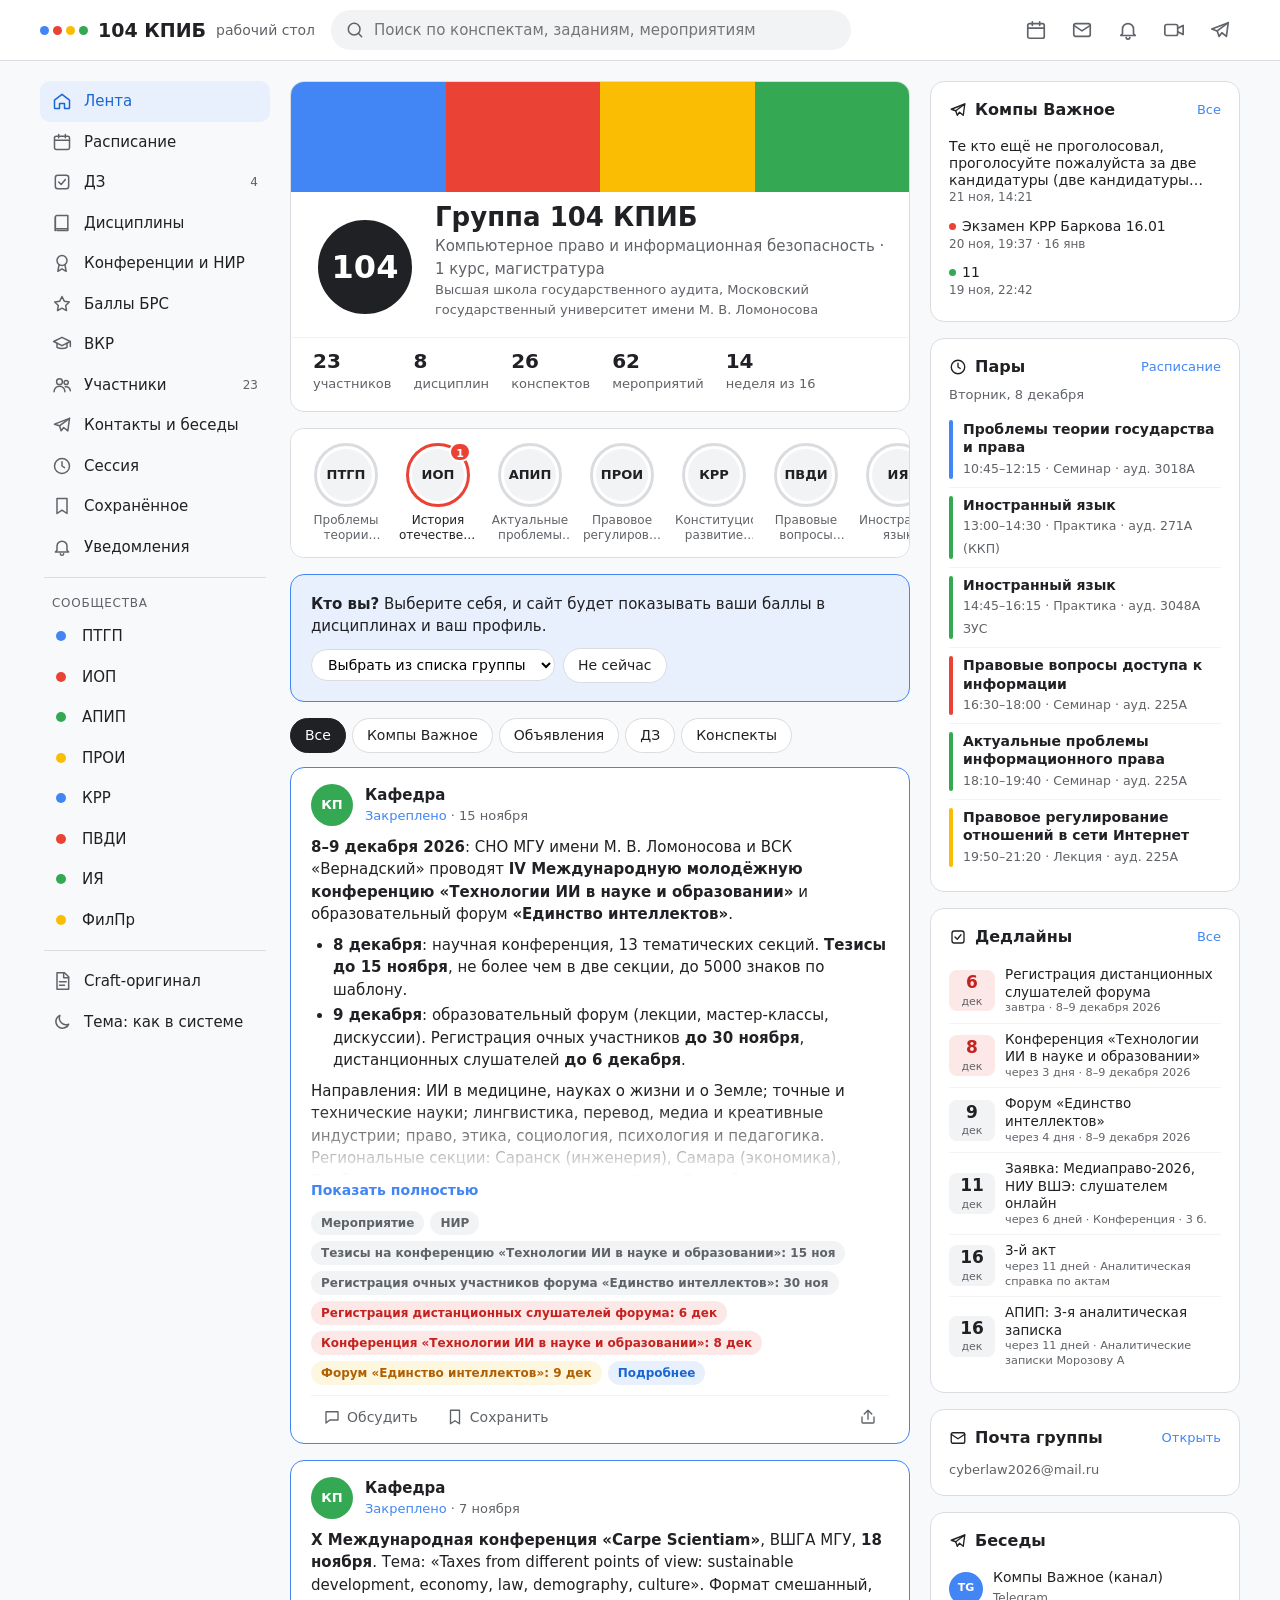
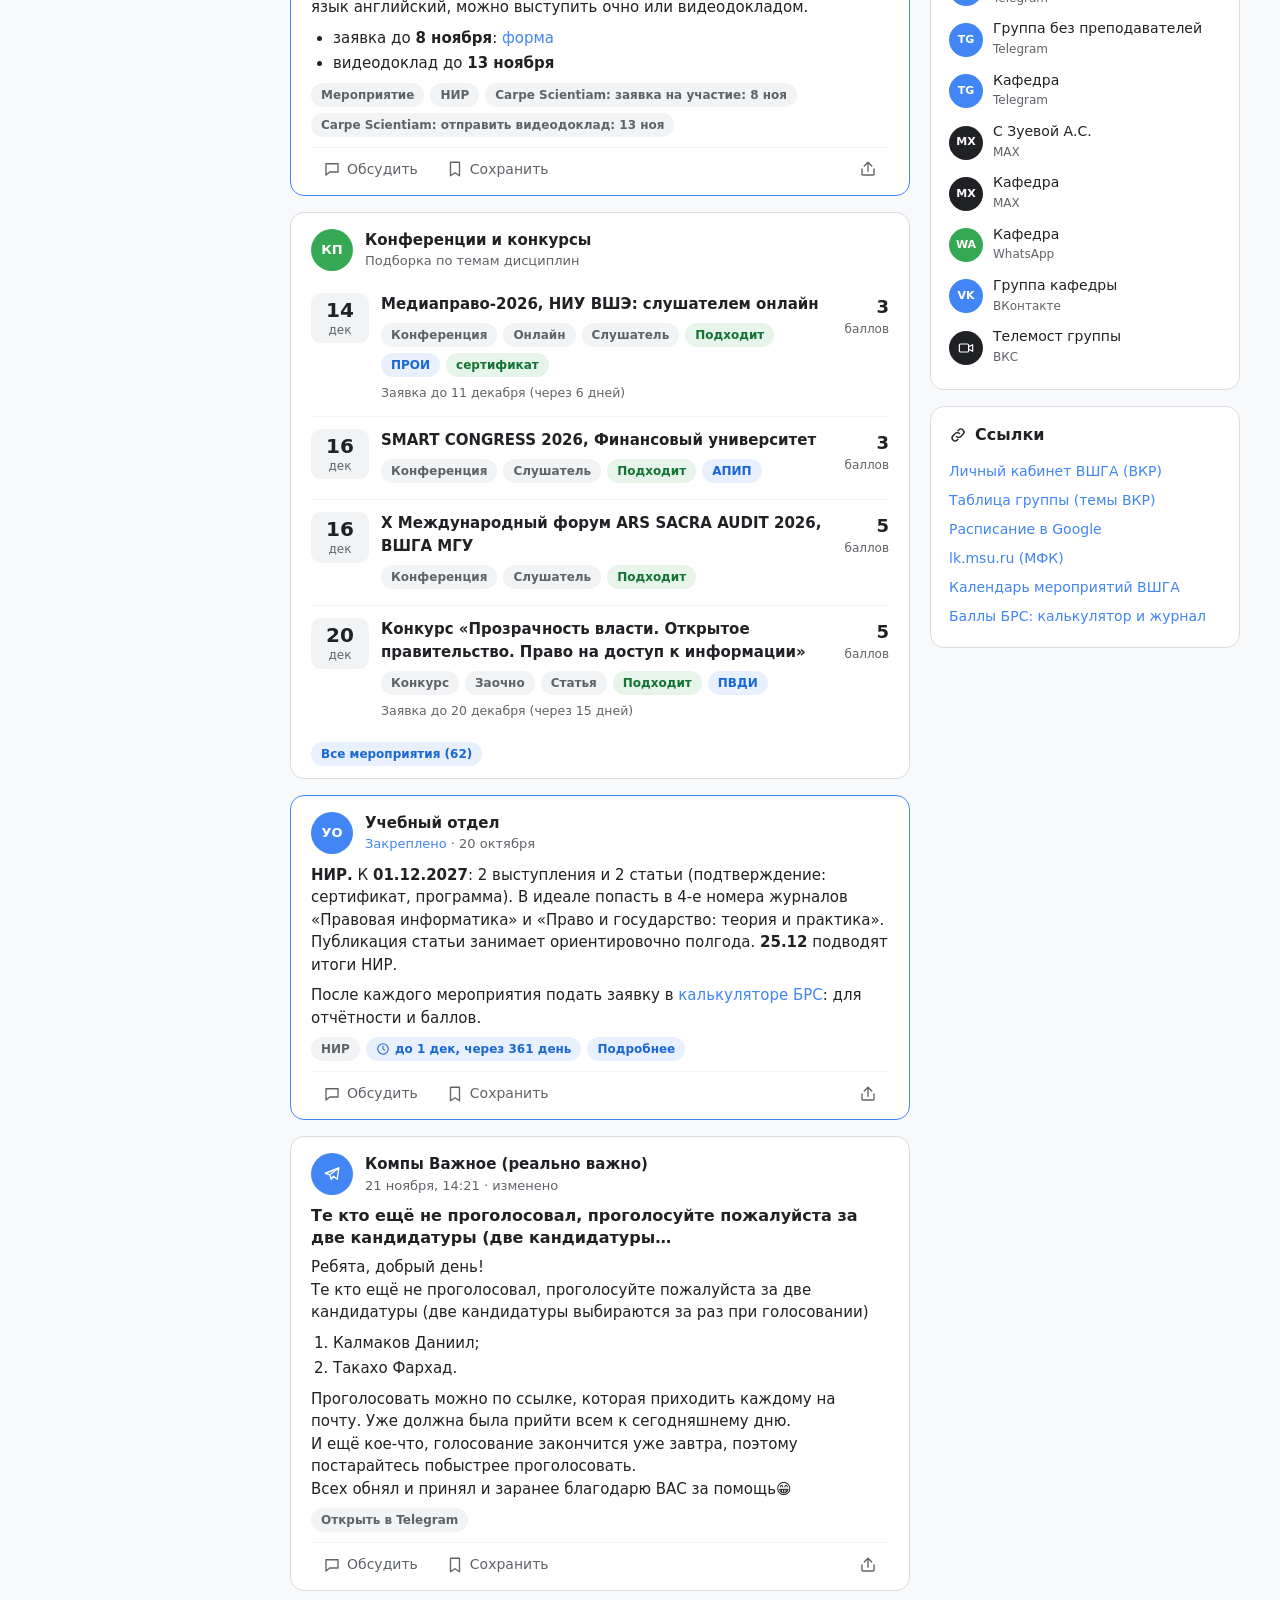
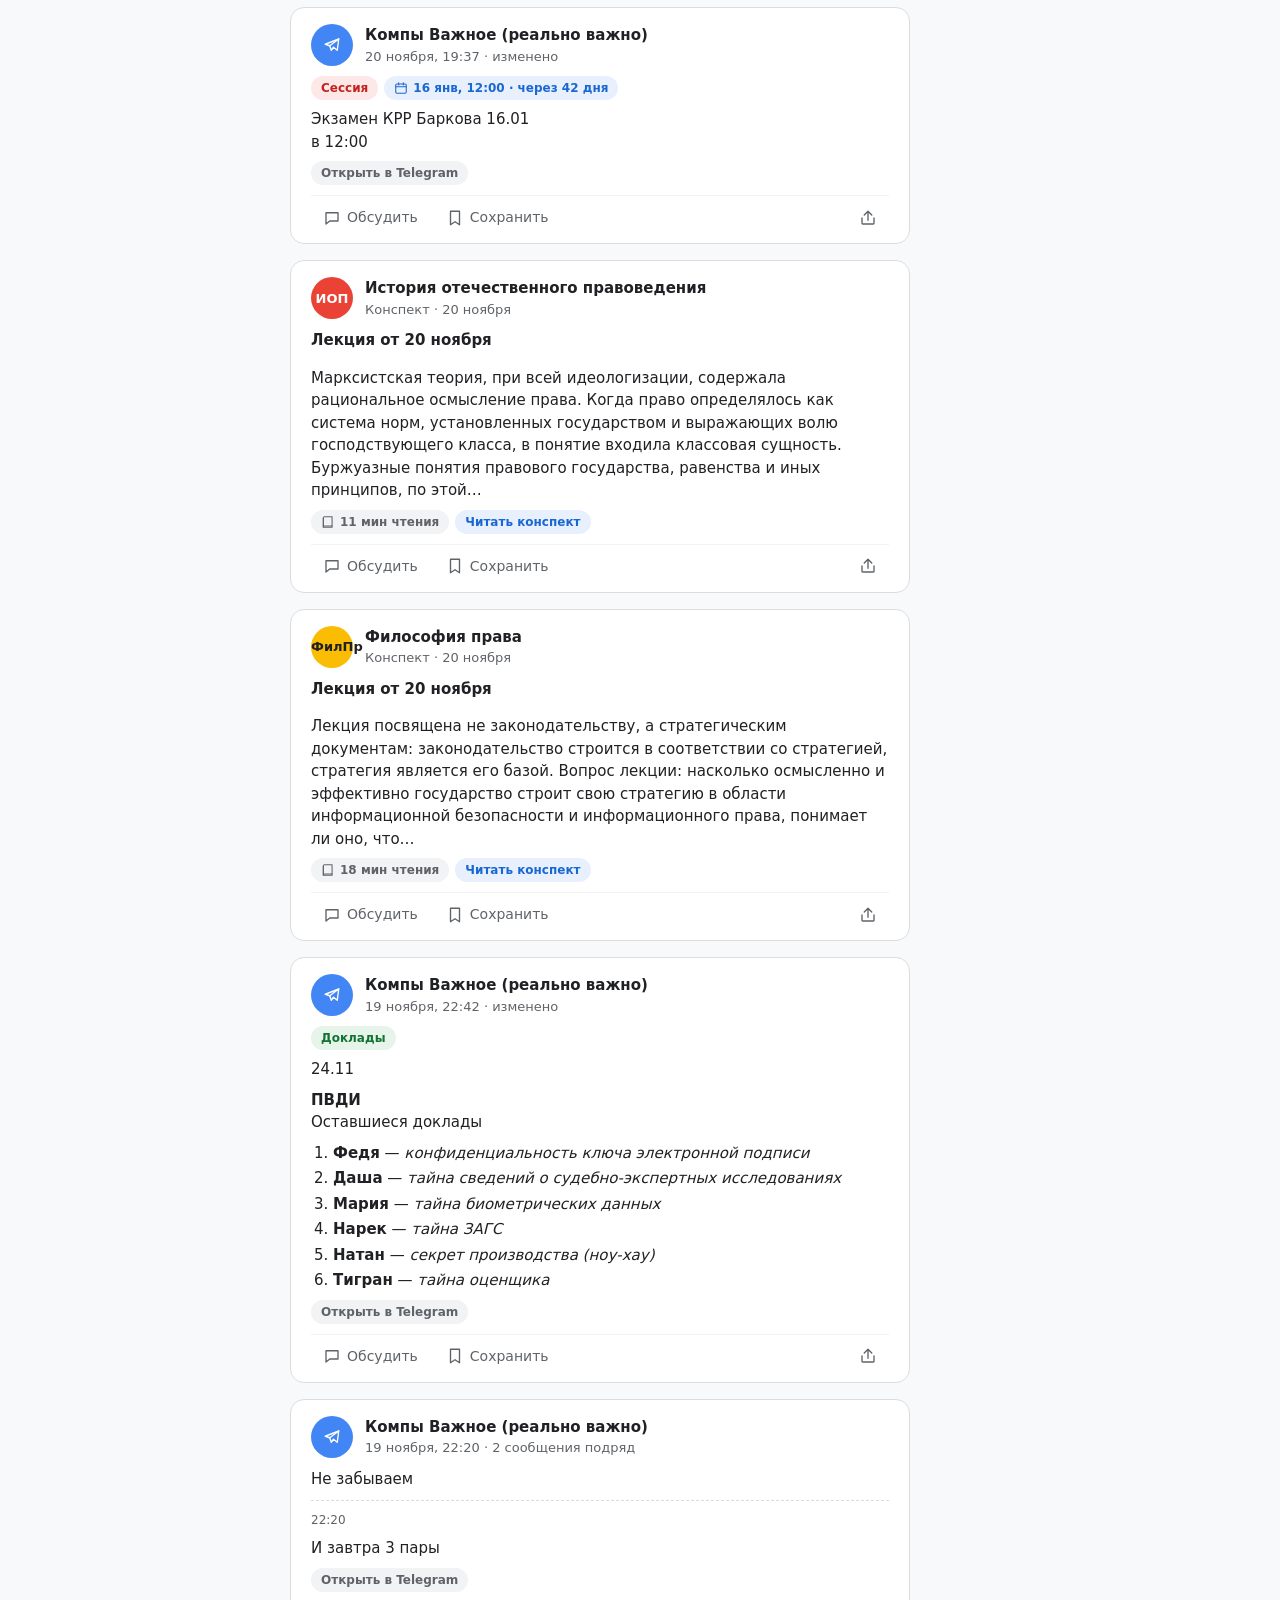
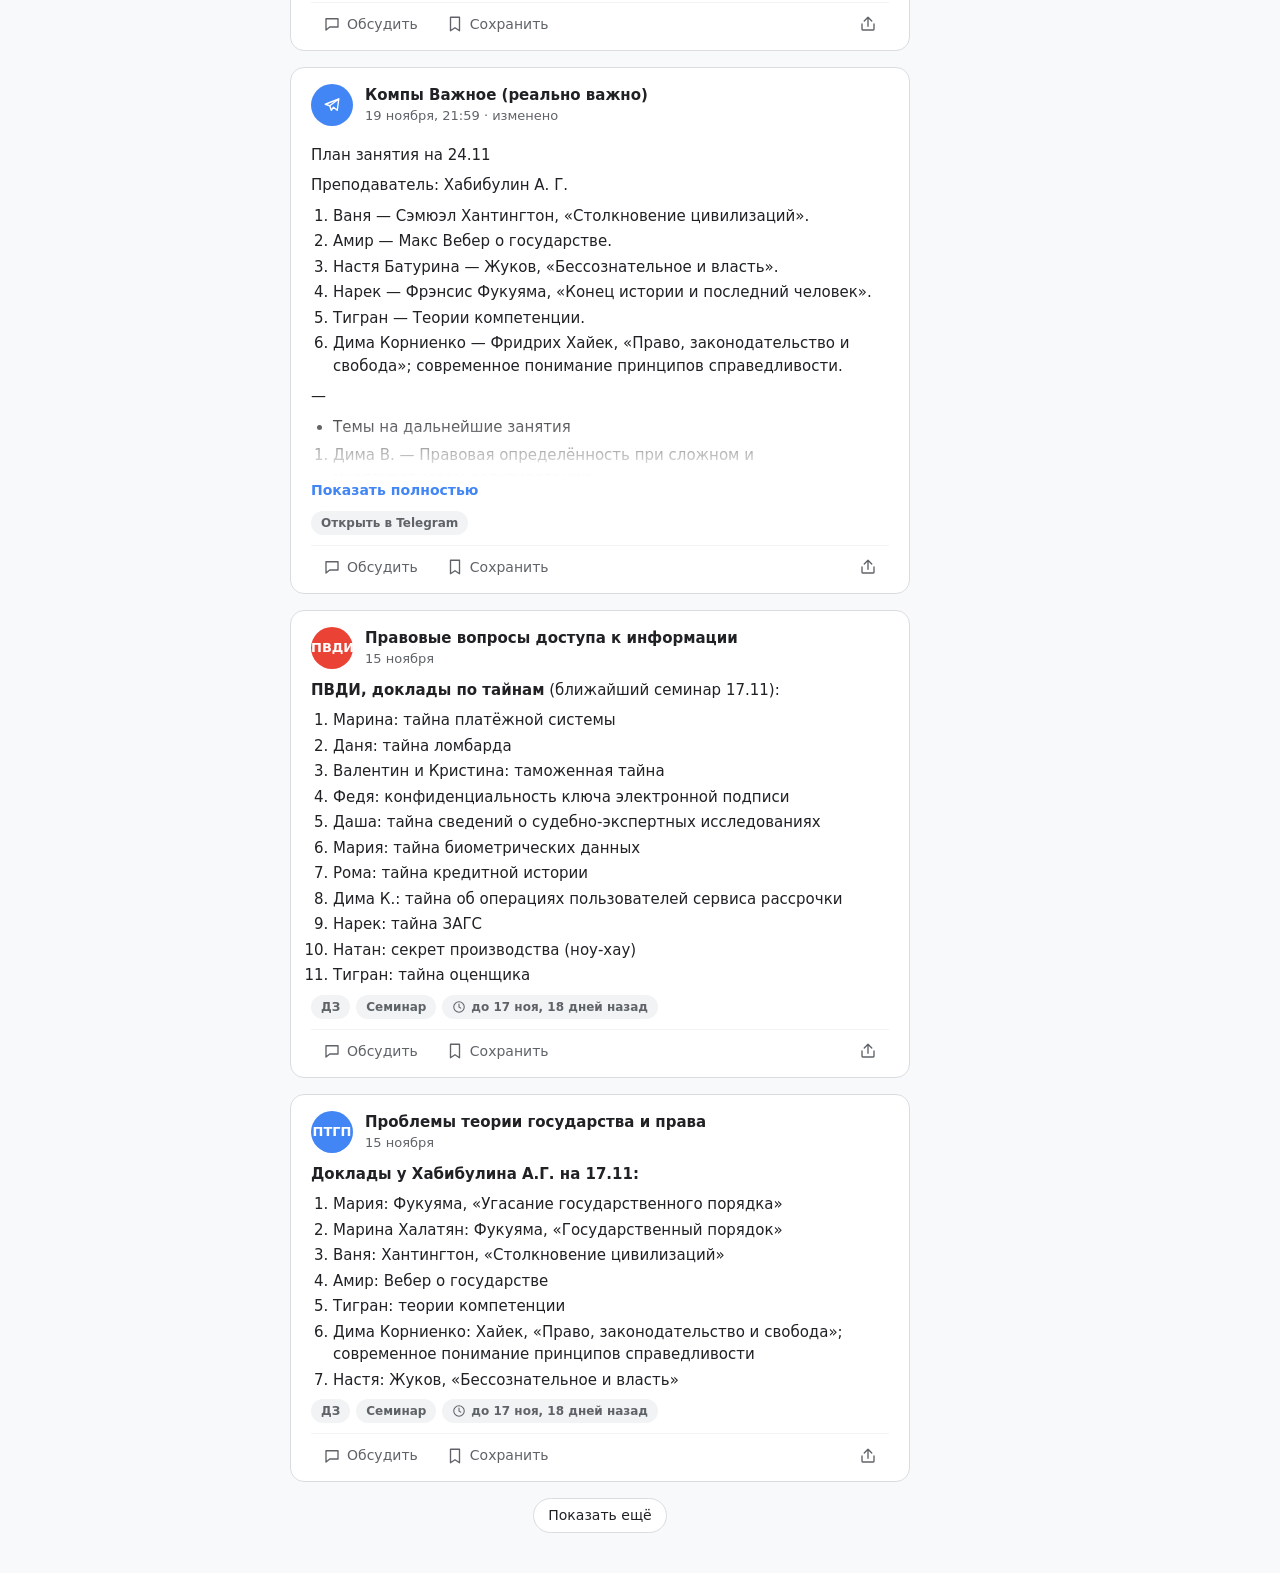
<file: index.html>
<!DOCTYPE html>
<html lang="ru">
<head>
  <meta charset="utf-8">
  <meta name="viewport" content="width=device-width, initial-scale=1, viewport-fit=cover">
  <title>104 КПИБ · рабочий стол группы</title>
  <meta name="description" content="Рабочий стол группы 104 КПИБ ВШГА МГУ: лента, расписание, дисциплины, конспекты, дедлайны, БРС, ВКР, конференции.">
  <meta name="theme-color" content="#FFFFFF" media="(prefers-color-scheme: light)">
  <meta name="theme-color" content="#222326" media="(prefers-color-scheme: dark)">
  <script>try{var t=JSON.parse(localStorage.getItem("kpib:theme"));if(t==="dark"||t==="light")document.documentElement.dataset.theme=t}catch(e){}</script>
  <link rel="icon" href="data:image/svg+xml,%3Csvg xmlns='http://www.w3.org/2000/svg' viewBox='0 0 32 32'%3E%3Ccircle cx='9' cy='9' r='6' fill='%234285F4'/%3E%3Ccircle cx='23' cy='9' r='6' fill='%23EA4335'/%3E%3Ccircle cx='9' cy='23' r='6' fill='%23FBBC04'/%3E%3Ccircle cx='23' cy='23' r='6' fill='%2334A853'/%3E%3C/svg%3E">
  <link rel="manifest" href="manifest.webmanifest">
  <meta name="apple-mobile-web-app-capable" content="yes">
  <meta name="apple-mobile-web-app-title" content="104 КПИБ">
  <link rel="stylesheet" href="assets/app.css?v=261121a">
</head>
<body>
  <a class="skip-link" href="#/" onclick="event.preventDefault();document.getElementById('main').focus()">К содержимому</a>
  <div class="progress" id="progress"></div>
  <header class="topbar">
    <div class="topbar-in">
      <button class="icon-btn back-btn" id="back-btn" type="button" title="Назад" aria-label="Назад"><svg width="22" height="22" viewBox="0 0 24 24" fill="none" stroke="currentColor" stroke-width="2" stroke-linecap="round" stroke-linejoin="round"><path d="M15 5l-7 7 7 7"/></svg></button>
      <a class="brand" href="#/"><span class="dots"><i></i><i></i><i></i><i></i></span><span>104 КПИБ</span><span class="label muted" style="font-weight:400;font-size:14px">рабочий стол</span></a>
      <div class="search">
        <svg width="20" height="20" viewBox="0 0 24 24" fill="none" stroke="currentColor" stroke-width="1.8" stroke-linecap="round"><circle cx="11" cy="11" r="7"/><path d="M20 20l-4-4"/></svg>
        <label class="sr" for="q">Поиск</label>
        <input id="q" type="search" placeholder="Поиск по конспектам, заданиям, мероприятиям" autocomplete="off">
        <div class="search-results" id="results"></div>
      </div>
      <nav class="top-actions">
        <a class="icon-btn hide-m" href="#/schedule" title="Расписание" aria-label="Расписание"><svg width="22" height="22" viewBox="0 0 24 24" fill="none" stroke="currentColor" stroke-width="1.8" stroke-linecap="round"><rect x="3" y="5" width="18" height="16" rx="2"/><path d="M3 10h18M8 3v4M16 3v4"/></svg></a>
        <a class="icon-btn" href="https://e.mail.ru/inbox/" target="_blank" rel="noopener" title="Почта группы (Mail.ru)" aria-label="Почта группы"><svg width="22" height="22" viewBox="0 0 24 24" fill="none" stroke="currentColor" stroke-width="1.8" stroke-linecap="round" stroke-linejoin="round"><rect x="3" y="5" width="18" height="14" rx="2"/><path d="M3 7l9 6 9-6"/></svg></a>
        <a class="icon-btn" href="#/notify" title="Уведомления на телефон" aria-label="Уведомления"><svg width="22" height="22" viewBox="0 0 24 24" fill="none" stroke="currentColor" stroke-width="1.8" stroke-linecap="round" stroke-linejoin="round"><path d="M6 16V11a6 6 0 0 1 12 0v5l2 2H4z"/><path d="M10 20a2 2 0 0 0 4 0"/></svg></a>
        <a class="icon-btn" id="vks-link" href="https://telemost.yandex.ru/j/64527207997494" target="_blank" rel="noopener" title="ВКС группы (Телемост)" aria-label="ВКС группы"><svg width="22" height="22" viewBox="0 0 24 24" fill="none" stroke="currentColor" stroke-width="1.8" stroke-linecap="round" stroke-linejoin="round"><rect x="2" y="6" width="14" height="12" rx="2"/><path d="M16 10l6-3v10l-6-3"/></svg></a>
        <a class="icon-btn" id="tg-link" href="#/contacts" target="_blank" rel="noopener" title="Канал «Компы Важное» в Telegram" aria-label="Канал в Telegram"><svg width="22" height="22" viewBox="0 0 24 24" fill="none" stroke="currentColor" stroke-width="1.8" stroke-linecap="round" stroke-linejoin="round"><path d="M21 4L3 11l6 2 2 6 3-4 5 4z"/><path d="M9 13l12-9"/></svg></a>
      </nav>
    </div>
  </header>

  <div class="layout">
    <aside class="side left" id="left"></aside>
    <main id="main" tabindex="-1" style="outline:none"><div class="card empty-state">Загрузка…</div></main>
    <aside class="side right" id="right"></aside>
  </div>

  <nav class="bottom-nav">
    <a href="#/" data-nav=""><svg width="22" height="22" viewBox="0 0 24 24" fill="none" stroke="currentColor" stroke-width="1.8"><path d="M3 11l9-7 9 7v9a1 1 0 0 1-1 1h-5v-6H9v6H4a1 1 0 0 1-1-1z"/></svg>Лента</a>
    <a href="#/schedule" data-nav="schedule"><svg width="22" height="22" viewBox="0 0 24 24" fill="none" stroke="currentColor" stroke-width="1.8"><rect x="3" y="5" width="18" height="16" rx="2"/><path d="M3 10h18M8 3v4M16 3v4"/></svg>Пары</a>
    <a href="#/subjects" data-nav="subjects"><svg width="22" height="22" viewBox="0 0 24 24" fill="none" stroke="currentColor" stroke-width="1.8"><path d="M4 5a2 2 0 0 1 2-2h13v16H6a2 2 0 0 0-2 2z"/><path d="M4 21V5"/></svg>Предметы</a>
    <a href="#/calc" data-nav="calc"><svg width="22" height="22" viewBox="0 0 24 24" fill="none" stroke="currentColor" stroke-width="1.8" stroke-linejoin="round"><path d="M12 3l2.7 5.6 6.1.9-4.4 4.3 1 6.1L12 17l-5.4 2.9 1-6.1L3.2 9.5l6.1-.9z"/></svg>Баллы</a>
    <a href="#/events" data-nav="events"><svg width="22" height="22" viewBox="0 0 24 24" fill="none" stroke="currentColor" stroke-width="1.8"><circle cx="12" cy="9" r="6"/><path d="M8.5 14L7 22l5-3 5 3-1.5-8"/></svg>НИР</a>
    <a href="#/members" data-nav="members"><svg width="22" height="22" viewBox="0 0 24 24" fill="none" stroke="currentColor" stroke-width="1.8"><circle cx="9" cy="8" r="3.5"/><path d="M2.5 20a6.5 6.5 0 0 1 13 0"/></svg>Группа</a>
  </nav>
  <div class="toast" id="toast" role="status"></div>

  <script src="assets/md.js?v=261121a"></script>
  <script src="assets/export.js?v=261121a"></script>
  <script src="assets/notify.js?v=261121a"></script>
  <script src="assets/app.js?v=261121a"></script>
</body>
</html>
</file>
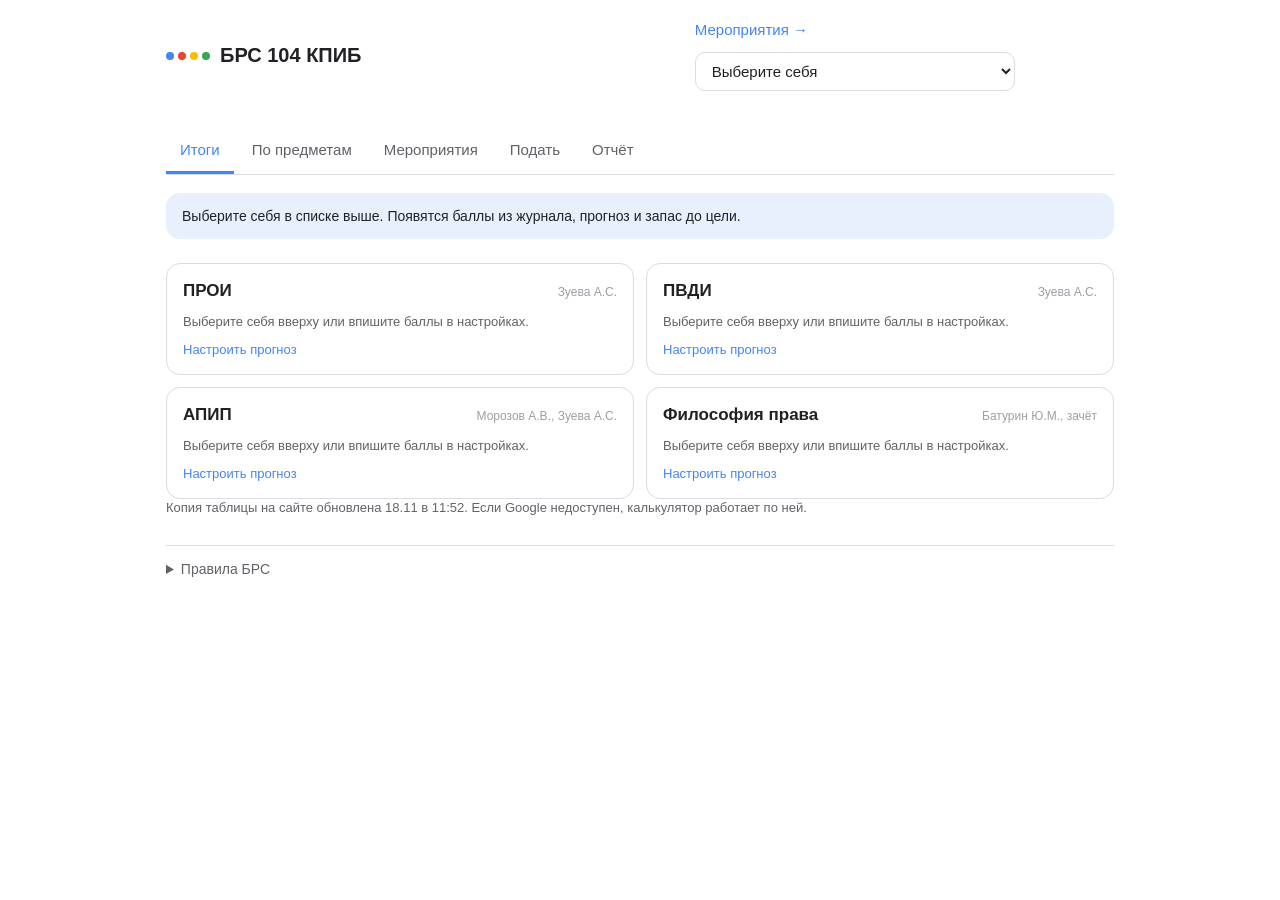
<file: brs/index.html>
<!doctype html>
<html lang="ru">
<head>
<script>if(window.top!==window)document.documentElement.classList.add("embed");
(function(){const H=document.documentElement,mq=matchMedia("(prefers-color-scheme: dark)");
function pick(){let t=null;try{if(window.top!==window)t=window.parent.document.documentElement.dataset.theme||"auto"}catch(e){}
if(t==null){try{t=JSON.parse(localStorage.getItem("kpib:theme"))}catch(e){}}t=t||"auto";
H.classList.toggle("dark",t==="dark"||(t==="auto"&&mq.matches))}
pick();mq.addEventListener&&mq.addEventListener("change",pick);
try{new MutationObserver(pick).observe(window.parent.document.documentElement,{attributes:true,attributeFilter:["data-theme"]})}catch(e){}})();</script>
<style>.embed .wrap{padding-top:12px}.embed header .brand{display:none}</style>
<meta charset="utf-8">
<meta name="viewport" content="width=device-width, initial-scale=1, viewport-fit=cover">
<title>БРС 104 КПИБ</title>
<link rel="stylesheet" href="https://fonts.googleapis.com/css2?family=Google+Sans:wght@400;500;700&family=Roboto+Mono:wght@500&display=swap">
<style>
:root{
  --bg:#FFFFFF;--fg:#202124;--muted:#5F6368;--faint:#9AA0A6;--fill:#F1F3F4;--line:#DADCE0;
  --blue:#4285F4;--red:#EA4335;--yellow:#FBBC04;--green:#34A853;
  --blue-t:#E8F0FE;--red-t:#FCE8E6;--yellow-t:#FEF7E0;--green-t:#E6F4EA;
  --font:"Google Sans","Product Sans",Roboto,"Segoe UI",Arial,sans-serif;--mono:"Roboto Mono",ui-monospace,Menlo,monospace;
}
*{box-sizing:border-box}
html,body{margin:0;background:var(--bg);color:var(--fg);font:15px/1.35 var(--font)}
.wrap{max-width:980px;margin:0 auto;padding:20px max(16px,env(safe-area-inset-right,0px)) 48px max(16px,env(safe-area-inset-left,0px))}
header{display:flex;flex-wrap:wrap;gap:12px 20px;align-items:center;justify-content:space-between}
.brand{display:flex;align-items:center;gap:10px}
.dots{display:flex;gap:4px}.dots i{width:8px;height:8px;border-radius:50%;display:block}
h1{font-size:20px;margin:0;font-weight:700}
select,input{font:inherit;color:var(--fg);background:var(--bg);border:1px solid var(--line);border-radius:10px;padding:9px 12px}
select:focus,input:focus,button:focus-visible{outline:2px solid var(--blue);outline-offset:1px}
#who{min-width:min(320px,100%);font-weight:500}
.status{color:var(--muted);font-size:13px;margin:8px 0 0;min-height:1em}
nav{display:flex;gap:4px;margin:18px 0 18px;border-bottom:1px solid var(--line);overflow-x:auto}
nav button{font:inherit;font-weight:500;border:0;background:none;color:var(--muted);padding:10px 14px;border-bottom:3px solid transparent;cursor:pointer;white-space:nowrap}
nav button.on{color:var(--blue);border-bottom-color:var(--blue)}
section[hidden]{display:none}
[hidden]{display:none!important}
.tiles{display:grid;grid-template-columns:repeat(auto-fit,minmax(min(100%,420px),1fr));gap:12px}
.tile{border:1px solid var(--line);border-radius:14px;padding:16px;display:flex;flex-direction:column;gap:10px;min-width:0}
.thead{display:flex;justify-content:space-between;align-items:baseline;gap:8px}
.thead h2{font-size:17px;margin:0}
.thead small{color:var(--faint);font-size:12px;text-align:right}
.nums{display:flex;align-items:baseline;gap:6px;flex-wrap:wrap}
.nums b{font:500 34px/1 var(--mono);font-variant-numeric:tabular-nums}
.nums span{color:var(--muted);font-size:14px}
.bar{position:relative;height:8px;border-radius:99px;background:var(--fill);overflow:hidden}
.bar i{position:absolute;inset:0 auto 0 0;border-radius:99px}
.bar .f{background:#C6DAFC}.bar .c{background:var(--blue)}
.bar .t{position:absolute;top:-3px;bottom:-3px;width:2px;background:var(--fg);opacity:.5}
.row{display:flex;justify-content:space-between;align-items:center;gap:8px;flex-wrap:wrap;font-size:14px;color:var(--muted)}
.row b{color:var(--fg)}
.pill{display:inline-block;padding:3px 10px;border-radius:99px;font-size:13px;font-weight:500}
.p-ok{background:var(--green-t);color:#137333}.p-warn{background:var(--yellow-t);color:#8a5a00}.p-bad{background:var(--red-t);color:#b3261e}
details.cfg summary{cursor:pointer;color:var(--blue);font-size:13px;list-style:none}
details.cfg summary::-webkit-details-marker{display:none}
.grid{display:grid;grid-template-columns:repeat(auto-fit,minmax(130px,1fr));gap:10px;margin-top:10px}
.grid label{display:flex;flex-direction:column;gap:4px;font-size:12px;color:var(--muted)}
.grid input,.grid select{width:100%}
.hint{font-size:13px;color:var(--muted);margin:0}
.tablewrap{overflow-x:auto;border:1px solid var(--line);border-radius:14px}
table.days{border-collapse:collapse;width:100%;min-width:520px;font-variant-numeric:tabular-nums}
.days th,.days td{padding:8px 10px;border-bottom:1px solid var(--line);text-align:center}
.days th{background:var(--fill);font-size:12px;color:var(--muted);font-weight:500;position:sticky;top:0}
.days td:first-child,.days th:first-child{text-align:left;white-space:nowrap}
.days tr.today td{background:#FAFBFF}
.days tr.sum td{font-weight:700;background:var(--fill)}
.subjgrid{display:grid;grid-template-columns:repeat(auto-fit,minmax(min(100%,420px),1fr));gap:16px}
.subj{border:1px solid var(--line);border-radius:14px;padding:12px 12px 6px}
.subj .sh{display:flex;justify-content:space-between;align-items:baseline;gap:8px;margin:0 0 8px;flex-wrap:wrap}
.subj h3{margin:0;font-size:17px}.subj .sh span{font-size:13px;color:var(--muted)}
.subj table.days{min-width:0}
.subj .days td.k{color:var(--muted);font-size:13px;text-align:left}
.subj .days td.cm{color:var(--muted)}
.subj .days tr.fut td{color:var(--faint)}
.subj .days tr.ex td{background:#FBFBFB}
.subj .wd{color:var(--faint)}.subj .nt{margin:6px 2px}
.c{display:inline-block;min-width:34px;padding:3px 6px;border-radius:8px;font-family:var(--mono);font-size:13px}
.c.ok{background:var(--green-t);color:#137333}.c.on{background:var(--yellow-t);color:#8a5a00}.c.miss{background:var(--red-t);color:#b3261e}.c.fut{min-width:22px;height:22px;padding:0;border:1px dashed var(--line);vertical-align:middle}.c.plus{background:var(--blue-t);color:#1a56c4}
.legend{display:flex;gap:12px;flex-wrap:wrap;font-size:12px;color:var(--muted);margin:10px 0 0}
.list{list-style:none;margin:0;padding:0;border:1px solid var(--line);border-radius:14px}
.list li{display:flex;gap:12px;align-items:center;justify-content:space-between;padding:12px 14px;border-bottom:1px solid var(--line)}
.list li:last-child{border-bottom:0}
.list .t{min-width:0}.list .t div{font-weight:500;overflow-wrap:anywhere}.list .t small{color:var(--muted);font-size:12px}.list .t small a{color:var(--blue,#1a56c4);text-decoration:underline}
.list .r{display:flex;align-items:center;gap:8px;flex:none}
/* заявки по предметам: у каждого предмета свой цвет */
#apps{overflow:hidden}
#apps .g-proi{--c:#F9AB00;--ct:#FEF7E0}#apps .g-pvdi{--c:#EA4335;--ct:#FCE8E6}#apps .g-apip{--c:#34A853;--ct:#E6F4EA}#apps .g-fp{--c:#4285F4;--ct:#E8F0FE}#apps .g-none{--c:#9AA0A6;--ct:#F1F3F4}
#apps li.grp{background:var(--ct);border-left:5px solid var(--c);padding:10px 14px;flex-wrap:wrap;row-gap:2px}
#apps li.grp b{display:flex;align-items:center;gap:8px;font-size:16px}
#apps li.grp b::before{content:"";width:10px;height:10px;border-radius:50%;background:var(--c);flex:none}
#apps li.grp small{color:var(--muted);font-size:13px}
#apps li.it{border-left:5px solid var(--c)}
@media (max-width:600px){#apps li.it{flex-wrap:wrap;row-gap:8px}#apps li.it .r{width:100%;justify-content:flex-start;flex-wrap:wrap}#apps li.it .t{flex-basis:100%}}
.list li.ed{flex-wrap:wrap}
.edit{flex-basis:100%;display:grid;grid-template-columns:repeat(auto-fit,minmax(min(100%,220px),1fr));gap:10px;margin-top:6px}
.edit label{display:flex;flex-direction:column;gap:4px;font-size:12px;color:var(--muted)}
.edit .wide{grid-column:1/-1}
.edit .chk{flex-direction:row;align-items:center;gap:8px;font-size:14px;color:var(--fg)}
.edit .act{grid-column:1/-1;display:flex;gap:8px;align-items:center;flex-wrap:wrap}
.btn{font:inherit;font-weight:500;border:0;border-radius:10px;padding:10px 16px;background:var(--blue);color:#fff;cursor:pointer;text-decoration:none;display:inline-block}
.btn.ghost{background:var(--bg);color:var(--fg);border:1px solid var(--line)}
.btn.sm{padding:6px 12px;font-size:13px}
.btn:disabled{opacity:.5;cursor:default}
.bar2{display:flex;justify-content:space-between;align-items:center;gap:10px;flex-wrap:wrap;margin:0 0 12px}
.card{border:1px solid var(--line);border-radius:14px;padding:16px;display:flex;flex-direction:column;gap:14px}
.seg{display:inline-flex;background:var(--fill);border-radius:99px;padding:3px;gap:3px;align-self:flex-start}
.seg button{font:inherit;font-size:14px;border:0;background:transparent;padding:7px 14px;border-radius:99px;cursor:pointer;color:var(--muted)}
.seg button.on{background:var(--bg);color:var(--fg);box-shadow:0 0 0 1px var(--line)}
.f2{display:grid;grid-template-columns:repeat(auto-fit,minmax(min(100%,220px),1fr));gap:12px}
.f2[hidden]{display:none}
.f2 label{display:flex;flex-direction:column;gap:4px;font-size:12px;color:var(--muted)}
.f2 .wide{grid-column:1/-1}
.f2 input,.f2 select{width:100%}
.f2 [hidden],.f2 label[hidden]{display:none!important}
.f2 .chips label{flex-direction:row;font-size:14px;color:var(--fg)}
.f2 .chips input{width:16px}
@media (max-width:480px){nav button{padding:10px 10px}}
.chips{display:flex;flex-wrap:wrap;gap:8px}
.chips label{display:flex;align-items:center;gap:6px;border:1px solid var(--line);border-radius:99px;padding:6px 12px;font-size:14px;color:var(--fg);cursor:pointer}
.chips input{width:16px;height:16px;margin:0}
.sendrow{display:flex;justify-content:space-between;align-items:center;gap:12px;flex-wrap:wrap;border-top:1px solid var(--line);padding-top:14px}
.big{font:500 26px/1 var(--mono)}
.err{outline:2px solid var(--red)!important;outline-offset:1px}
.filerow{display:flex;align-items:center;gap:10px;flex-wrap:wrap}
.linkbtn{font:inherit;font-size:12px;border:0;background:none;color:var(--muted);text-decoration:underline;cursor:pointer;padding:0}
details.more{margin-top:28px;border-top:1px solid var(--line);padding-top:14px}
details.more summary{cursor:pointer;color:var(--muted);font-size:14px}
.rules{display:grid;grid-template-columns:repeat(auto-fit,minmax(min(100%,300px),1fr));gap:16px;margin-top:12px}
.rules table{border-collapse:collapse;width:100%;font-size:13px}
.rules td{border-bottom:1px solid var(--line);padding:5px 0}.rules td:last-child{text-align:right;padding-left:8px}
.empty{color:var(--muted);text-align:center;padding:32px 16px;border:1px dashed var(--line);border-radius:14px}
.calc{display:grid;grid-template-columns:repeat(auto-fit,minmax(min(100%,200px),1fr));gap:10px;margin-top:12px}
.calc label{display:flex;flex-direction:column;gap:4px;font-size:12px;color:var(--muted)}
.calc select{width:100%}
.rep-opts{display:grid;grid-template-columns:repeat(auto-fit,minmax(min(100%,260px),1fr));gap:14px}
.rep-opts fieldset{border:1px solid var(--line);border-radius:12px;padding:10px 14px;margin:0;display:flex;flex-direction:column;gap:6px;min-width:0}
.rep-opts legend{font-size:12px;color:var(--muted);padding:0 4px}
.rep-opts label{display:flex;gap:8px;align-items:center;font-size:14px}
.rep-opts label.col{flex-direction:column;align-items:stretch;gap:4px;font-size:12px;color:var(--muted)}
.rep-opts input[type=checkbox],.rep-opts input[type=radio]{width:16px;height:16px;margin:0;flex:none}
.rep-who{max-height:220px;overflow:auto;display:flex;flex-direction:column;gap:4px;padding-right:4px}
#report{display:none}
/* оформление отчёта: одно и то же для печати, PDF и просмотра на телефоне */
#report{color:#202124;font:10pt/1.3 var(--font);background:#fff}
#report h1{font-size:15pt;margin:0 0 2mm}
#report .sub{color:#5F6368;font-size:9pt;margin:0 0 5mm}
#report h2{font-size:12pt;margin:0 0 2mm;padding:2mm 3mm;background:#F1F3F4;border-left:3px solid #4285F4}
#report table{border-collapse:collapse;width:100%;margin:0 0 3mm;font-variant-numeric:tabular-nums}
#report th,#report td{border:0.3mm solid #DADCE0;padding:1.3mm 2mm;text-align:left;vertical-align:top;font-size:9pt}
#report th{background:#F1F3F4;color:#5F6368;font-weight:600}
#report td.n,#report th.n{text-align:center;white-space:nowrap}
#report td.nm{white-space:nowrap;width:1%}
#report td{overflow-wrap:anywhere}#report td.ttl{min-width:55mm}#report a.url{font-size:7pt;white-space:nowrap;overflow-wrap:normal}#report a{color:#1a56c4;text-decoration:underline}
#report .st{break-inside:avoid;margin:0 0 6mm}
#report .pb{break-before:page}
#report .ok{color:#137333;font-weight:600}#report .warn{color:#8a5a00;font-weight:600}#report .bad{color:#b3261e;font-weight:600}
#report .muted{color:#5F6368}
#report .note{font-size:8.5pt;color:#5F6368;margin-top:4mm}
#report .sign{display:flex;justify-content:space-between;margin-top:10mm;font-size:10pt}
#report{-webkit-print-color-adjust:exact;print-color-adjust:exact}
#report tr.s-proi td,#report td.s-proi{background:#FEF7E0}#report tr.s-pvdi td,#report td.s-pvdi{background:#FCE8E6}#report tr.s-apip td,#report td.s-apip{background:#E6F4EA}#report tr.s-fp td,#report td.s-fp{background:#E8F0FE}
#report th.s-proi{background:#F9AB00;color:#fff}#report th.s-pvdi{background:#EA4335;color:#fff}#report th.s-apip{background:#34A853;color:#fff}#report th.s-fp{background:#4285F4;color:#fff}
#report th.s-proi .muted,#report th.s-pvdi .muted,#report th.s-apip .muted,#report th.s-fp .muted{color:#fff;opacity:.85}
/* просмотр отчёта на телефоне и планшете */
#rview{position:fixed;inset:0;z-index:2147483646;background:#fff;display:flex;flex-direction:column}
#rview[hidden]{display:none}
#rview .rvbar{flex:none;display:flex;flex-wrap:wrap;gap:8px;align-items:center;padding:calc(10px + env(safe-area-inset-top,0px)) 12px 10px;border-bottom:1px solid var(--line);background:#fff}
#rview .rvbar .hint{flex:1 1 100%;margin:0}
#rview .rvbar .btn{flex:1 1 auto}
#rview .rvbar .btn.sec{background:#fff;color:var(--fg);border:1px solid var(--line)}
#rview .scroll{flex:1;overflow:auto;-webkit-overflow-scrolling:touch;background:var(--fill);padding:12px}
#rview .sheet{background:#fff;width:1047px;padding:12mm;box-sizing:border-box;transform-origin:0 0}
body.rv{overflow:hidden}
@media print{
  @page{size:A4 landscape;margin:12mm 12mm}
  html,body{background:#fff}
  .wrap{display:none!important}
  /* плашка хостинга и прочие вставки поверх страницы не попадают в PDF */
  body>*:not(#report){display:none!important}
  iframe,a[href*="tatnet"]{display:none!important}
  #report{display:block}
}
/* тёмная тема, как на сайте */
html.dark{--bg:#222326;--fg:#E8EAED;--muted:#A8ADB4;--faint:#868B91;--fill:#2D2F33;--line:#3C4043;--blue:#6EA1F7;
  --blue-t:#1D2B40;--red-t:#3A2423;--yellow-t:#3A3221;--green-t:#1E3326;color-scheme:dark}
html.dark .bar .f{background:#2F4A75}
html.dark .p-ok,html.dark .c.ok{color:#81C995}html.dark .p-warn,html.dark .c.on{color:#FDD663}html.dark .p-bad,html.dark .c.miss{color:#F28B82}
html.dark .days tr.today td{background:#1D2B40}html.dark .subj .days tr.ex td{background:#26282B}
html.dark #apps .g-proi{--ct:#3A3221}html.dark #apps .g-pvdi{--ct:#3A2423}html.dark #apps .g-apip{--ct:#1E3326}html.dark #apps .g-fp{--ct:#1D2B40}html.dark #apps .g-none{--ct:#2D2F33}
html.dark .btn{color:#202124}
html.dark #rview .rvbar{background:#222326}
/* телефон: вкладки короче и прокручиваются, без лишних ссылок в шапке */
nav{scrollbar-width:none;-webkit-overflow-scrolling:touch;scroll-snap-type:x proximity}nav::-webkit-scrollbar{display:none}
nav button{scroll-snap-align:start}
nav .sh{display:none}
@media (max-width:520px){nav .lg{display:none}nav .sh{display:inline}nav{gap:0}nav button{padding:10px 4px;flex:1 1 auto;font-size:14px}
  header>div:last-child{width:100%}#who{width:100%;min-width:0}}
.embed .tomain{display:none}
.pick{display:block;padding:14px 16px;border-radius:14px;background:var(--blue-t);color:var(--fg);margin-bottom:12px;font-size:14px}
.pick b{font-weight:500}
</style>
</head>
<body>
<div class="wrap">
  <header>
    <div class="brand"><div class="dots" aria-hidden="true"><i style="background:var(--blue)"></i><i style="background:var(--red)"></i><i style="background:var(--yellow)"></i><i style="background:var(--green)"></i></div><h1>БРС 104 КПИБ</h1></div>
    <div style="display:flex;gap:12px;align-items:center;flex-wrap:wrap"><a class="tomain" href="events.html" style="font-weight:500;text-decoration:none;color:var(--blue)">Мероприятия →</a><select id="who" aria-label="Студент"><option value="">Выберите себя</option></select></div>
  </header>
  <p class="status" id="status"></p>

  <nav role="tablist">
    <button role="tab" data-tab="sum" class="on">Итоги</button>
    <button role="tab" data-tab="days"><span class="lg">По предметам</span><span class="sh">Журнал</span></button>
    <button role="tab" data-tab="apps"><span class="lg">Мероприятия</span><span class="sh">Заявки</span></button>
    <button role="tab" data-tab="send">Подать</button>
    <button role="tab" data-tab="rep">Отчёт</button>
  </nav>

  <section id="t-sum"><div class="tiles" id="tiles"></div></section>

  <section id="t-days" hidden>
    <label class="hint" style="display:flex;gap:8px;align-items:center;margin:0 0 10px"><input type="checkbox" id="cumul" style="width:16px;height:16px;margin:0"> Показать накопленные баллы</label>
    <div id="daysbox"></div>
    <div class="legend"><span><span class="c ok">5</span> очно</span><span><span class="c on">3</span> онлайн</span><span><span class="c miss">н</span> пропуск</span><span><span class="c fut"></span> впереди</span></div>
  </section>

  <section id="t-apps" hidden>
    <div class="bar2"><p class="hint" id="appsnote">Заявки из формы. «В журнале» уже входят в ваши баллы.</p><button class="btn sm" id="addall" hidden></button></div>
    <ul class="list" id="apps"></ul>
    <details class="more" id="calcbox"><summary>Посчитать баллы за мероприятие вручную</summary>
      <div class="calc">
        <label>Предмет<select id="c-subj"></select></label>
        <label>Участие<select id="c-part"><option value="5">Очно: 5</option><option value="3">Онлайн: 3</option><option value="0">Без участия</option></select></label>
        <label>Доклад<select id="c-talk"><option value="0">Нет</option><option value="5">На мероприятии: 5</option><option value="5">На занятии с презентацией: 5</option><option value="4">На занятии без презентации: 4</option></select></label>
        <label>Выезд, публикация<select id="c-extra"><option value="0">Нет</option><option value="5">Выезд: 5</option><option value="10">Публикация: 10</option><option value="15">Выезд и публикация: 15</option></select></label>
        <label>Диплом, грамота<select id="c-dipl"><option value="0">Нет</option><option value="2">Без места: 2</option><option value="3">3 степень: 3</option><option value="4">2 степень: 4</option><option value="5">1 степень: 5</option></select></label>
        <label>Другое<select id="c-other"><option value="0">Нет</option><option value="2">Оргкомитет, 2 курс: 2</option><option value="3">Оценка «удовл.» или работа 70%: 3</option><option value="4">«Хор.» или 80%: 4</option><option value="5">«Отл.» или 90%: 5</option></select></label>
      </div>
      <div class="sendrow" style="margin-top:12px"><span><span class="big" id="c-total">5</span> <span class="hint" style="display:inline">баллов</span></span><button class="btn sm" id="c-add" type="button">Добавить в прогноз</button></div>
    </details>
  </section>

  <section id="t-send" hidden>
    <form class="card" id="sf" novalidate>
      <div class="seg" role="tablist"><button type="button" class="on" data-mode="event">Мероприятие</button><button type="button" data-mode="error">Ошибка в баллах</button></div>
      <div class="f2">
        <label>ФИО<select id="sf-name"><option value="">Выберите</option></select></label>
        <label>Предмет<select id="sf-subj"><option value="">Выберите</option>
          <option value="АПИП - Морозов А.В. (лекции), Зуева А.С. (семинары)">АПИП</option>
          <option value="ПРОИ - Зуева А.С.">ПРОИ</option>
          <option value="ПВДИ - Зуева А.С.">ПВДИ</option>
          <option value="ФилПрава - Батурин Ю.М.">Философия права</option></select></label>
      </div>
      <div class="f2" data-for="event">
        <label class="wide">Название мероприятия<input id="sf-title" type="text" placeholder="Например, конференция в МГИМО"></label>
        <label>Дата<input id="sf-date" type="date"></label>
        <label>Роль<select id="sf-role"><option>Слушатель</option><option>Докладчик</option><option value="other">Другое</option></select></label>
        <label id="sf-role-other-l" hidden>Какая роль<input id="sf-role-other" type="text" placeholder="организатор, участник"></label>
        <label>Формат<select id="sf-format"><option>Очно</option><option>Онлайн</option></select></label>
        <div class="wide chips"><label><input type="checkbox" id="sf-pres"> доклад</label><label><input type="checkbox" id="sf-trip"> выезд</label><label><input type="checkbox" id="sf-pub"> публикация</label><label><input type="checkbox" id="sf-dipl"> диплом</label></div>
      </div>
      <div class="f2" data-for="error" hidden>
        <label>Дата занятия<input id="sf-edate" type="date"></label>
        <label>Стоит в журнале<input id="sf-have" type="number" min="0"></label>
        <label>Должно быть<input id="sf-want" type="number" min="0"></label>
        <label class="wide">Что не так<input id="sf-ewhat" type="text" placeholder="Например, была очно, а стоит онлайн"></label>
      </div>
      <div class="f2">
        <div class="wide" id="sf-proofbox" style="display:flex;flex-direction:column;gap:8px">
          <span style="font-size:12px;color:var(--muted)">Подтверждение: фото, скриншот, сертификат</span>
          <div class="filerow" id="sf-filerow" hidden><label class="btn ghost sm" for="sf-file">Прикрепить файл</label><input id="sf-file" type="file" accept="image/*,application/pdf" hidden><span class="hint" id="sf-fname">фото или PDF до 15 МБ</span><button type="button" class="linkbtn" id="sf-fclear" hidden>убрать</button></div>
          <input id="sf-proof" type="url" placeholder="или ссылка: https://…" aria-label="Ссылка на подтверждение">
          <div class="chips"><label><input type="checkbox" id="sf-max"> Фото в Максе</label><span class="hint" style="display:inline">отметьте, если подтверждение уже отправлено в чат группы в Максе</span></div>
        </div>
        <label class="wide">Комментарий<input id="sf-extra" type="text" placeholder="по желанию"></label>
      </div>
      <div class="sendrow"><span><span class="big" id="sf-points">5</span> <span class="hint" id="sf-pnote" style="display:inline">баллов примерно</span></span><button class="btn" type="submit" id="sf-send">Отправить</button></div>
      <p class="hint" id="sf-status" role="status"></p>
    </form>
  </section>

  <section id="t-rep" hidden>
    <div class="card">
      <p class="hint" style="margin:0">Соберите отчёт для преподавателя: сводная таблица и отдельный блок на каждого студента с баллами, пропусками, заявками к учёту и итогом. Кнопка откроет готовый PDF: его можно сохранить файлом или распечатать.</p>
      <div class="rep-opts">
        <fieldset><legend>Кому и от кого</legend>
          <label class="col">Преподаватель<input id="r-to" type="text" value="Зуевой Анне Сергеевне"></label>
          <label class="col">От кого<input id="r-from" type="text" placeholder="например, староста группы"></label>
        </fieldset>
        <fieldset><legend>Предметы</legend>
          <label><input type="checkbox" class="r-subj" value="proi" checked> ПРОИ</label>
          <label><input type="checkbox" class="r-subj" value="pvdi" checked> ПВДИ</label>
          <label><input type="checkbox" class="r-subj" value="apip" checked> АПИП</label>
          <label><input type="checkbox" class="r-subj" value="fp" checked> Философия права</label>
        </fieldset>
        <fieldset><legend>Что включить</legend>
          <label><input type="checkbox" id="r-sum" checked> Сводная таблица группы</label>
          <label><input type="checkbox" id="r-apps" checked> Заявки к учёту</label>
          <label><input type="checkbox" id="r-done"> Уже учтённые заявки</label>
          <label><input type="checkbox" id="r-err" checked> Исправления ошибок</label>
          <label><input type="checkbox" id="r-pb"> Каждый студент с новой страницы</label>
        </fieldset>
        <fieldset><legend>Студенты</legend>
          <div style="display:flex;gap:12px;font-size:13px"><button type="button" class="linkbtn" id="r-all">все</button><button type="button" class="linkbtn" id="r-none">никого</button><button type="button" class="linkbtn" id="r-me">только я</button><button type="button" class="linkbtn" id="r-has">у кого есть заявки</button></div>
          <div class="rep-who" id="r-who"></div>
        </fieldset>
      </div>
      <div class="sendrow"><span class="hint" id="r-status"></span><button class="btn" type="button" id="r-make">Сформировать PDF</button></div>
    </div>
  </section>

  <p class="hint" style="margin:0 0 8px" id="snapinfo"></p>
  <details class="more"><summary>Правила БРС</summary>
    <div class="rules">
      <table><tr><td>Допуск</td><td>от 70, пропусков до 9</td></tr><tr><td>Зачёт</td><td>от 100, до 8</td></tr><tr><td>«Удовлетворительно»</td><td>от 100, до 6</td></tr><tr><td>«Хорошо»</td><td>от 110, до 4</td></tr><tr><td>«Отлично» автоматом</td><td>от 120, до 2</td></tr></table>
      <table><tr><td>Посещение очно / онлайн</td><td>5 / 3</td></tr><tr><td>Мероприятие очно / онлайн</td><td>5 / 3</td></tr><tr><td>Доклад, выезд</td><td>по 5</td></tr><tr><td>Публикация</td><td>10</td></tr><tr><td>Диплом, грамота</td><td>2–5</td></tr><tr><td>Оргкомитет</td><td>2, до 20</td></tr><tr><td>Оценка, работа на занятии</td><td>1–5</td></tr></table>
    </div>
    <p style="margin-top:14px"><button class="linkbtn" id="reset" type="button">Очистить мои данные на этом устройстве</button></p>
  </details>
</div>
<div id="report"></div>
<div id="rview" hidden><div class="rvbar"><p class="hint" id="rv-status">Готовлю PDF…</p><button class="btn" type="button" id="rv-save" disabled>Сохранить PDF</button><button class="btn sec" type="button" id="rv-print">Печать</button><button class="btn sec" type="button" id="rv-close">Закрыть</button></div><div class="scroll"><div class="sheet" id="rv-sheet"></div></div></div>

<script>
const NAMES=["Астатурян Тигран Оганесович","Астахова София Юрьевна","Батурина Анастасия Николаевна","Вебер-Гасанова Анна Акимовна","Волченков Дмитрий Алексеевич","Воронина Кристина Николаевна","Давыдов Натан Владимирович","Дацкевич Федор Михайлович","Демихов Валентин Михайлович","Калмаков Даниил Николаевич","Комаристова Мария Викторовна","Корниенко Дмитрий Сергеевич","Малюта Тимофей Дмитриевич","Мартынова Ольга Владимировна","Петросян Нарек Ашотович","Петрухина Полина Игоревна","Подгорнова Елизавета Николаевна","Сакаев Савелий Игоревич","Самсонов Иван Дмитриевич","Фомченко Роман Вячеславович","Хайбулин Амир Алибекович","Халатян Марина Сергеевна","Шарова Дарья Сергеевна"];
const SUBJ=[
 {id:"proi",name:"ПРОИ",sheet:"ПРОИ",who:"Зуева А.С.",exam:true,dates:["2026-09-01", "2026-09-03", "2026-09-11", "2026-09-25", "2026-10-02", "2026-10-09", "2026-10-13", "2026-10-15", "2026-10-16", "2026-11-13", "2026-11-17", "2026-11-24", "2026-11-27", "2026-12-08", "2026-12-11", "2026-12-11", "2026-12-18", "2026-12-22"]},
 {id:"pvdi",name:"ПВДИ",sheet:"ПВДИ",who:"Зуева А.С.",exam:true,dates:["2026-09-01", "2026-09-03", "2026-09-04", "2026-09-08", "2026-09-15", "2026-09-22", "2026-09-29", "2026-10-06", "2026-10-06", "2026-10-13", "2026-10-15", "2026-11-10", "2026-11-17", "2026-11-24", "2026-11-27", "2026-12-08", "2026-12-15", "2026-12-22"]},
 {id:"apip",name:"АПИП",sheet:"АПИП",who:"Морозов А.В., Зуева А.С.",exam:true,dates:["2026-09-04", "2026-09-08", "2026-09-15", "2026-09-22", "2026-09-29", "2026-10-06", "2026-10-13", "2026-10-15", "2026-10-20", "2026-10-30", "2026-10-30", "2026-11-03", "2026-11-10", "2026-11-10", "2026-11-17", "2026-11-24", "2026-12-08", "2026-12-22"]},
 {id:"fp",name:"Философия права",sheet:"ФилПр",who:"Батурин Ю.М., зачёт",exam:false,dates:["2026-09-01", "2026-09-03", "2026-09-04", "2026-09-11", "2026-09-18", "2026-09-25", "2026-10-02", "2026-10-06", "2026-10-06", "2026-10-09", "2026-10-16", "2026-11-06", "2026-11-13", "2026-11-20", "2026-12-04", "2026-12-18"]}
];
const BASE="https://docs.google.com/spreadsheets/d/1Ibgbp67ott3PQ05LWFKuNsUUFS-343ctYclRpxP0UzI/gviz/tq?tqx=out:csv";
const URL_SUM=BASE+"&sheet="+encodeURIComponent("Баллы"), URL_APPS=BASE+"&sheet="+encodeURIComponent("Мероприятия"), URL_SHEET=n=>BASE+"&headers=2&sheet="+encodeURIComponent(n);

const ENTRY={name:"855813369",title:"140246962",date:"2029359212",role:"5795855",extra:"500208328",proof:"1959946490",subj:"1567958107"};
const UPLOAD_URL="https://script.google.com/macros/s/AKfycbz8ZbP8DbzzDwuItwFivoYcImtpScG19gf3et_N9o78tYTApaFeCCrDTmzxzh5lTGa1nQ/exec";

const $=id=>document.getElementById(id);
const norm=t=>(t||"").toLowerCase().replace(/ё/g,"е").trim();
const iso=d=>d.toISOString().slice(0,10);
const ddmm=d=>d.slice(8,10)+"."+d.slice(5,7);
const KEY="brs104-v2";
function blank(){const s={who:"",subj:{},events:[]};SUBJ.forEach(x=>s.subj[x.id]={cur:"",abs:0,asof:iso(new Date()),off:null,on:0,bonus:0,target:x.exam?120:100});return s}
// перенос личных данных со старого адреса brs-kpib.tatnet.app (передаются во фрагменте ссылки, на сервер не уходят)
try{const m=(location.hash+"&"+(window.top!==window?window.top.location.hash:"")).match(/import=([A-Za-z0-9+/=%_-]+)/);if(m){const j=decodeURIComponent(escape(atob(decodeURIComponent(m[1]))));const o=JSON.parse(j);if(o&&o.subj&&!localStorage.getItem(KEY))localStorage.setItem(KEY,j)}}catch(e){}
let S=blank();try{const o=JSON.parse(localStorage.getItem(KEY)||"null");if(o&&o.subj)S=Object.assign(blank(),o)}catch(e){}
const save=()=>{try{localStorage.setItem(KEY,JSON.stringify(S))}catch(e){}};

/* ---------- CSV ---------- */
function parseCSV(t){const rows=[];let row=[],f="",q=false;for(let i=0;i<t.length;i++){const c=t[i];
  if(q){if(c==='"'){if(t[i+1]==='"'){f+='"';i++}else q=false}else f+=c}
  else if(c==='"')q=true;else if(c===","){row.push(f);f=""}else if(c==="\n"||c==="\r"){if(c==="\r"&&t[i+1]==="\n")i++;row.push(f);rows.push(row);row=[];f=""}else f+=c}
  if(f!==""||row.length){row.push(f);rows.push(row)}return rows.map(r=>r.map(x=>x.trim()))}
let CB=0,LASTERR="";
function viaScript(u){return new Promise((res,rej)=>{const name="__gv"+(++CB)+"_"+Date.now();const s=document.createElement("script");
  const done=(ok,v)=>{clearTimeout(t);try{delete window[name]}catch(e){}s.remove();ok?res(v):rej(v)};
  const t=setTimeout(()=>done(false,new Error("timeout")),8000);
  window[name]=j=>{try{if(j.status==="error")return done(false,new Error((j.errors&&j.errors[0]&&j.errors[0].detailed_message)||"gviz"));
    const tb=j.table,head=tb.cols.map(c=>c.label||""),rows=tb.rows.map(r=>(r.c||[]).map(c=>c==null?"":String(c.f!=null?c.f:(c.v==null?"":c.v))));
    const n=head.length;rows.forEach(r=>{while(r.length<n)r.push("")});
    done(true,head.some(Boolean)?[head].concat(rows):[new Array(n).fill("")].concat(rows))}catch(e){done(false,e)}};
  s.onerror=()=>done(false,new Error("script"));
  s.src=u.replace("tqx=out:csv","tqx=out:json;responseHandler:"+name)+"&t="+Date.now();document.head.appendChild(s)})}
// Копия таблицы в репозитории (обновляется каждый час): запасной источник, если Google не отвечает
const SNAP={"Баллы":"summary","Расписание":"sched","ПРОИ":"proi","ПВДИ":"pvdi","АПИП":"apip","ФилПр":"filpr"};
let SNAP_USED=false,SNAP_AT=null;
fetch("../data/brs.json?t="+Date.now()).then(r=>r.json()).then(j=>{SNAP_AT=j.updated||null;const el=$("snapinfo");if(el&&SNAP_AT)el.textContent="Копия таблицы на сайте обновлена "+SNAP_AT.slice(8,10)+"."+SNAP_AT.slice(5,7)+" в "+SNAP_AT.slice(11,16)+". Если Google недоступен, калькулятор работает по ней."}).catch(()=>{});
async function fromSnap(u){const m=/[?&]sheet=([^&]+)/.exec(u),id=m&&SNAP[decodeURIComponent(m[1])];if(!id)throw new Error("нет копии");
  const r=await fetch("../data/brs/"+id+".csv?t="+Date.now());if(!r.ok)throw new Error("копия "+r.status);SNAP_USED=true;return parseCSV(await r.text())}
async function live(u){const c=new AbortController(),t=setTimeout(()=>c.abort(),8000);
  try{const r=await fetch(u+"&t="+Date.now(),{signal:c.signal});if(!r.ok)throw new Error("http "+r.status);const x=await r.text();if(/^\s*</.test(x))throw new Error("html");return parseCSV(x)}finally{clearTimeout(t)}}
async function getCSV(u){
  try{return await live(u)}
  catch(e){try{return await viaScript(u)}catch(e2){try{return await fromSnap(u)}catch(e3){LASTERR=(e&&e.message)+" / "+(e2&&e2.message)+" / "+(e3&&e3.message);throw e3}}}}
const snapNote=()=>SNAP_USED?` Google-таблица сейчас не ответила, показана копия${SNAP_AT?" от "+SNAP_AT.slice(8,10)+"."+SNAP_AT.slice(5,7)+" "+SNAP_AT.slice(11,16):""}.`:"";
function toISO(v){const m=/(\d{1,2})\.(\d{1,2})\.(\d{4})/.exec(v||"");return m?`${m[3]}-${m[2].padStart(2,"0")}-${m[1].padStart(2,"0")}`:null}
const num=v=>{const x=parseFloat(String(v).replace(",","."));return isNaN(x)?null:x};

/* ---------- logic ---------- */
function grade(s,t,a){
  if(s.exam){if(t>=120&&a<=2)return["«Отлично» автоматом","ok"];if(t>=110&&a<=4)return["«Хорошо»","warn"];if(t>=100&&a<=6)return["«Удовл.»","warn"];if(t>=70&&a<=9)return["Допуск","bad"];return["Нет допуска","bad"]}
  if(t>=100&&a<=8)return["Зачёт","ok"];if(t>=70&&a<=9)return["Допуск, без зачёта","bad"];return["Нет допуска","bad"]}
const maxAbs=(s,tg)=>!s.exam?(tg>=100?8:9):tg>=120?2:tg>=110?4:tg>=100?6:9;
const left=s=>s.dates.filter(d=>d>S.subj[s.id].asof);
// расписание: лист «Расписание» (Предмет | Дата | Пар), иначе столбцы с датами в листах журнала, иначе встроенное
const URL_SCHED=BASE+"&headers=1&sheet="+encodeURIComponent("Расписание");let SCHED_SRC="встроенное";
async function loadSchedule(){
  try{const rows=await getCSV(URL_SCHED),h=rows[0].map(norm),ps=h.findIndex(x=>x.startsWith("предмет")),pd=h.findIndex(x=>x.startsWith("дата")),pn=h.findIndex(x=>x.startsWith("пар"));
    if(ps>=0&&pd>=0){const by={};rows.slice(1).forEach(r=>{const sid=subjOf(r[ps]),raw=(r[pd]||"").trim(),d=toISO(raw)||(/^\d{4}-\d\d-\d\d/.test(raw)?raw.slice(0,10):null)||(!/\d/.test(raw)&&pn>=0&&num(r[pn])?"9999-12-31":null);if(!sid||!d)return;
        const k=pn>=0&&num(r[pn])!=null?Math.max(0,Math.round(num(r[pn]))):1;for(let i=0;i<k;i++)(by[sid]=by[sid]||[]).push(d)});
      if(Object.keys(by).length){SUBJ.forEach(s=>{if(by[s.id])s.dates=by[s.id].sort()});SCHED_SRC="лист «Расписание»";return}}}catch(e){}
  let got=false;for(const s of SUBJ){try{const T=await loadSheet(s);const d=T.cols.filter(c=>c.date).map(c=>c.date).sort();if(d.length){s.dates=d;got=true}}catch(e){}}
  if(got)SCHED_SRC="листы журнала"}
// Заявки на мероприятия с 14.10 (после внесения баллов 13.10) и исправления журнала идут в прогноз сами,
// по предмету, который стоит в таблице. Более ранние добавляются кнопкой «В прогноз»: часть из них уже учтена в журнале.
const AUTO_FROM="2026-10-14";
const isAuto=a=>!!a.sid&&!a.counted&&(/ошибка/i.test(a.role||"")||/^\s*ошибка\s*$/i.test(a.title||"")||(toISO(a.date)||"")>=AUTO_FROM);
const evSum=id=>{const auto=APPS.filter(isAuto),labels=new Set(auto.map(a=>a.label));
  return S.events.filter(e=>e.s===id&&!(e.form&&labels.has(e.form))).reduce((t,e)=>t+e.p,0)+auto.filter(a=>a.sid===id).reduce((t,a)=>t+a.e.p,0)};
function calc(s){const st=S.subj[s.id],L=left(s).length,cur=num(st.cur)||0;
  const off=Math.max(0,Math.min(L,st.off==null?L:+st.off)),on=Math.max(0,Math.min(L-off,+st.on||0)),miss=L-off-on,ev=evSum(s.id);
  const total=cur+off*5+on*3+(+st.bonus||0)+ev,abs=(+st.abs||0)+miss;
  return{L,off,on,ev,total,abs,need:st.target-total,needAll:st.target-(cur+L*5+ev),g:grade(s,total,abs)}}

/* ---------- Итоги ---------- */
function tiles(){
  const box=$("tiles");box.innerHTML="";
  if(!S.who){const p=document.createElement("div");p.className="pick";p.style.gridColumn="1/-1";p.innerHTML='<b>Выберите себя в списке выше.</b> Появятся баллы из журнала, прогноз и запас до цели.';box.appendChild(p)}
  SUBJ.forEach(s=>{const st=S.subj[s.id],r=calc(s),has=st.cur!=="";
    const cls=!has?"":(r.abs>maxAbs(s,st.target)?"bad":r.need<=0?"ok":r.need<=10?"warn":"bad");
    const scale=Math.max(st.target,r.total,1)*1.08,pc=v=>Math.max(0,Math.min(100,v/scale*100));
    const el=document.createElement("article");el.className="tile";
    el.innerHTML=`<div class="thead"><h2>${s.name}</h2><small>${s.who}</small></div>
      ${has?`<div class="nums"><b>${num(st.cur)}</b><span>сейчас · прогноз <b style="font-size:16px">${r.total}</b> · цель ${st.target}</span></div>
      <div class="bar"><i class="f" style="width:${pc(r.total)}%"></i><i class="c" style="width:${pc(num(st.cur))}%"></i><span class="t" style="left:${pc(st.target)}%"></span></div>
      <div class="row"><span class="pill p-${cls}">${r.g[0]}</span><span>${r.need>0?`не хватает <b>${r.need}</b>`:`запас <b>${-r.need}</b>`}</span></div>
      <div class="row"><span>Пропусков <b>${r.abs}</b> из ${maxAbs(s,st.target)} допустимых</span><span>осталось занятий <b>${r.L}</b> из ${s.dates.length}</span></div>
      ${r.ev?`<div class="row"><span>с мероприятиями из прогноза: +${r.ev}</span></div>`:""}
      ${r.needAll>0?`<p class="hint">Даже при полном посещении нужно ещё ${r.needAll} за оценки или мероприятия.</p>`:""}`
      :`<p class="hint">Выберите себя вверху или впишите баллы в настройках.</p>`}
      <details class="cfg"><summary>Настроить прогноз</summary><div class="grid">
        <label>Баллы сейчас<input data-k="cur" type="number" value="${st.cur}"></label>
        <label>Пропусков<input data-k="abs" type="number" min="0" value="${st.abs}"></label>
        <label>Буду очно, из ${r.L}<input data-k="off" type="number" min="0" max="${r.L}" value="${r.off}"></label>
        <label>Буду онлайн<input data-k="on" type="number" min="0" value="${r.on}"></label>
        <label>За оценки сверху<input data-k="bonus" type="number" min="0" value="${st.bonus}"></label>
        <label>Цель<select data-k="target">${(s.exam?[[120,"Отлично"],[110,"Хорошо"],[100,"Удовл."],[70,"Допуск"]]:[[100,"Зачёт"],[70,"Допуск"]]).map(([v,t])=>`<option value="${v}"${v==st.target?" selected":""}>${t}: ${v}</option>`).join("")}</select></label>
      </div></details>`;
    el.querySelectorAll("[data-k]").forEach(inp=>inp.addEventListener("change",()=>{const k=inp.dataset.k;st[k]=k==="cur"?inp.value:+inp.value;save();const open=el.querySelector("details").open;tiles();box.children[SUBJ.indexOf(s)].querySelector("details").open=open}));
    box.appendChild(el)});
}

/* ---------- данные из таблицы ---------- */
let SUM=null,NOTES={},SHEETS={};
async function loadSum(){if(SUM)return SUM;const rows=await getCSV(URL_SUM);const head=rows[0].map(norm);
  const kind=x=>x.includes("пропуск")?"a":x.includes("примеч")?"n":"s";
  const ix=(key,k)=>head.findIndex(x=>x.startsWith(norm(key))&&kind(x)===k);
  const drow=rows.find(r=>norm(r[0])==="дата");
  SUM={rows:rows.slice(1).filter(r=>r!==drow),ix,date:i=>drow?drow[i]:(rows[0][i]||"")};return SUM}
async function loadWho(name,quiet){
  if(!name)return;const key=norm(name);
  try{const T=await loadSum();const row=T.rows.find(r=>norm(r[0])===key);
    if(!row){$("status").textContent="Вашей строки нет в таблице баллов. Можно вписать баллы вручную в «Настроить прогноз».";return}
    const dates=[];
    SUBJ.forEach(s=>{const st=S.subj[s.id],k=s.sheet,i=T.ix(k,"s"),a=T.ix(k,"a"),n=T.ix(k,"n");
      if(i>=0&&row[i]!=="")st.cur=String(num(row[i])??"");if(a>=0&&row[a]!=="")st.abs=num(row[a])||0;
      const d=toISO(T.date(i));if(d){st.asof=d;dates.push(ddmm(d))}st.off=null;NOTES[s.id]=n>=0?row[n]:""});
    save();tiles();const last=SUBJ.map(s=>S.subj[s.id].asof).sort().pop(),gap=last?Math.round((new Date(iso(new Date()))-new Date(last))/864e5):0;
    $("status").textContent="Баллы из журнала"+(dates.length?" на "+[...new Set(dates)].join(", "):"")+"."+snapNote()+(gap>10?` Журнал не заполнялся с ${ddmm(last)}: занятия после этой даты прогноз считает предстоящими, поправьте «Пропусков» и «Буду очно» в настройках прогноза.`:"");
  }catch(e){$("status").textContent="Не удалось загрузить таблицу ("+(LASTERR||e.message)+"). Проверьте интернет или впишите баллы вручную."}
  loadApps(name);loadDays(name);
}

/* ---------- По дням ---------- */
async function loadSheet(s){if(SHEETS[s.id])return SHEETS[s.id];
  const rows=await getCSV(URL_SHEET(s.sheet));
  let hi=rows.findIndex(r=>r.some(c=>norm(c)==="фио"));
  let head=hi>=0?rows[hi]:rows[0];if(hi<0)hi=0;
  const cols=head.map((h,j)=>({j,date:toISO(h),label:h,dop:/^доп/i.test(h)||/доп$/i.test(h),total:/итого/i.test(h)}));
  return SHEETS[s.id]={rows:rows.slice(hi+1),cols,nameCol:head.findIndex(c=>norm(c).includes("фио"))};}
async function loadDays(name){
  const box=$("daysbox");if(!name){box.innerHTML='<div class="empty">Выберите себя вверху, чтобы увидеть свои баллы по предметам.</div>';return}
  box.innerHTML='<div class="empty">Загружаю журнал…</div>';
  const key=norm(name),today=iso(new Date()),cum=$("cumul").checked,WD=["вс","пн","вт","ср","чт","пт","сб"];
  const kind=l=>{const t=norm(l).replace(/\d{1,2}\.\d{1,2}\.\d{4}/,"").trim();return /^л/.test(t)?"лекция":/^с/.test(t)?"семинар":""};
  const who=l=>{const m=/(батурин|зуева|морозов)/i.exec(l||"");return m?m[1][0].toUpperCase()+m[1].slice(1):""};
  const badge=(v,held)=>{if(!held&&v==="")return'<span class="c fut" title="впереди"></span>';if(v===""||norm(v)==="н")return'<span class="c miss">н</span>';const n=num(v);return`<span class="c ${n!=null&&n<5?"on":"ok"}">${esc(v)}</span>`};
  let html="",ok=0;
  for(const s of SUBJ){let T;try{T=await loadSheet(s)}catch(e){continue}
    const nc=T.nameCol>=0?T.nameCol:1,row=T.rows.find(r=>norm(r[nc])===key);if(!row)continue;ok++;
    const held=c=>T.rows.some(r=>NAMES.some(n=>norm(n)===norm(r[nc]))&&(r[c.j]||"")!=="");
    let run=0,mark=false,rows="",extra="",total="",note="",cnt=0,miss=0;const anyK=T.cols.some(c=>c.date&&(kind(c.label)||who(c.label))),cs=anyK?2:1;
    T.cols.forEach(c=>{const v=(row[c.j]||"").trim();
      if(c.date){const h=held(c),n=num(v);if(h&&n!=null)run+=n;if(h){cnt++;if(n==null)miss++}
        const t=!mark&&c.date>=today;if(t)mark=true;
        const k=kind(c.label),w=who(c.label);
        rows+=`<tr${t?' class="today"':""}${!h&&v===""?' class="fut"':""}><td>${ddmm(c.date)} <span class="wd">${WD[new Date(c.date+"T12:00").getDay()]}</span></td>${anyK?`<td class="k">${[k,w].filter(Boolean).join(", ")}</td>`:""}<td>${badge(v,h)}</td>${cum?`<td class="cm">${h?run:""}</td>`:""}</tr>`}
      else if(c.total)total=v;
      else if(/примеч/i.test(c.label))note=v;
      else if(c.j>nc&&v!==""&&/(доп|ср|заруб|рп)/i.test(c.label)){run+=num(v)||0;extra+=`<tr class="ex"><td colspan="${cs}">${esc(c.label.replace(/\s*\d{1,2}\.\d{1,2}\.\d{4}/,"")||"Доп.")}</td><td><span class="c plus">+${esc(v)}</span></td>${cum?`<td class="cm">${run}</td>`:""}</tr>`}});
    html+=`<section class="subj"><div class="sh"><h3>${s.name}</h3><span>пропусков ${miss} · итого <b>${esc(total||String(run))}</b></span></div>
      <div class="tablewrap"><table class="days"><thead><tr><th>Дата</th>${anyK?"<th>Занятие</th>":""}<th>Балл</th>${cum?"<th>Всего</th>":""}</tr></thead><tbody>${rows}${extra}
      <tr class="sum"><td colspan="${cs}">Итого</td><td>${esc(total||String(run))}</td>${cum?"<td></td>":""}</tr></tbody></table></div>
      ${note?`<p class="hint nt">Примечание: ${esc(note)}</p>`:""}</section>`}
  box.innerHTML=ok?`<div class="subjgrid">${html}</div>`:'<div class="empty">Листы по предметам пока не подключены или вашей строки там нет.</div>';
}

$("cumul").addEventListener("change",()=>loadDays(S.who));
/* ---------- Мероприятия ---------- */
const subjOf=t=>{t=(t||"").toUpperCase();return t.includes("ПРОИ")?"proi":t.includes("ПВДИ")?"pvdi":t.includes("АПИП")?"apip":t.includes("ФИЛ")?"fp":null};
function estimate(name,role,info){const r=norm(role),x=norm((info||"")+" "+(name||""));
  if(/ошибка/.test(r)||/^ошибка$/.test(norm(name))){const m=/разница\s*([+-]?\d+)/i.exec(info||"");const d=m?+m[1]:0;return{p:Math.max(0,d),t:"исправление журнала"}}
  const online=/онлайн|вебинар|дистанц|http|zoom|edpc/.test(x)&&!/очно/.test(x),part=online?3:5,parts=[];let p;
  if(/доклад/.test(r)||/(^|[^а-я])доклад([^а-я]|$)/.test(norm(info))){p=(/организ|админ|оргкомитет/.test(r)?2:part)+5;parts.push("доклад")}else if(/организ|админ|оргкомитет/.test(r)){p=2;parts.push("оргкомитет")}else{p=part}
  parts.unshift(online?"онлайн":"очно");if(/выезд/.test(x)){p+=5;parts.push("выезд")}if(/публикац|статья/.test(x)){p+=10;parts.push("публикация")}
  return{p,t:parts.join(", ")}}
const STOP=new Set(["конференция","вебинар","мероприятие","форум","лекция","семинар","online","онлайн","день","2026","российской","федерации","ведение"]);
function inJournal(sid,date,name,status){return matchNote(NOTES[sid],date,name,status)}
function matchNote(noteRaw,date,name,status){const st=norm(status);
  if(/^(да|зачт|учт)/.test(st))return true;if(/^(нет|не )/.test(st))return false;
  const note=norm(noteRaw);if(!note)return false;
  const dm=/^(\d{1,2})\.(\d{1,2})/.exec(date||"");if(dm&&note.includes(dm[1].padStart(2,"0")+"."+dm[2].padStart(2,"0")))return true;
  return norm(name).replace(/https?:\S+/g," ").split(/[^a-zа-я0-9]+/).filter(w=>w.length>=4&&!STOP.has(w)).some(w=>note.includes(w.slice(0,Math.max(4,w.length-2))))}
let APPS=[],CAN_EDIT=false;
const URL_EDIT=BASE+"&headers=1&sheet="+encodeURIComponent("Заявки");
async function appRows(){
  try{const rows=await getCSV(URL_EDIT),h=rows[0].map(norm);
    if(h[0]&&h[0].startsWith("отметка")&&h.some(x=>x.startsWith("скрыть"))){CAN_EDIT=true;
      return rows.slice(1).filter(r=>r[1]&&!/^да/.test(norm(r[9]))).map(r=>({ts:r[0],name:r[1],date:r[2],title:r[3],role:r[4],info:r[5],proof:r[6],subjRaw:r[7],status:r[8]}))}}catch(e){}
  CAN_EDIT=false;
  return (await getCSV(URL_APPS)).slice(1).map(([name,date,title,role,info,subjRaw,status])=>({name,date,title,role,info,subjRaw,status}))}
// не показывать: мероприятия, которые засчитываются кафедрой иначе (Лекторий-Фест, ИИ-аватары), и тестовые строки
const EXCLUDE=/лектори|аватар|^\s*тест\s*$/i;
function linkify(v,full){const t=String(v||"").trim();if(!t)return"";
  return t.split(/(https?:\/\/[^\s<>"]+)/g).map((x,i)=>{if(i%2===0)return esc(x);const u=x.replace(/[.,;:)»]+$/,""),tail=x.slice(u.length);
    if(full){const c=u.replace(/^(https:\/\/drive\.google\.com\/file\/d\/[^/?#]+).*$/,"$1").replace(/[?&]usp=[^&]*$/,"");const shown=c.length>90?c.replace(/^(https?:\/\/[^/]+).*$/,"$1/…"):c;return`<a class="url" href="${esc(u)}" target="_blank" rel="noopener">${esc(shown)}</a>${esc(tail)}`}
    const lab=/drive\.google|docs\.google/.test(u)?"файл на Google Диске":/disk\.yandex|yadi\.sk/.test(u)?"файл на Яндекс Диске":u.replace(/^https?:\/\/(www\.)?/,"").slice(0,45)+(u.length>55?"…":"");
    return`<a href="${esc(u)}" target="_blank" rel="noopener">${esc(lab)}</a>${esc(tail)}`}).join("")}
function proofHTML(v,full){const t=String(v||"").trim();if(!t||/^нет$/i.test(t))return"";return t.split(/\s*;\s*/).filter(Boolean).map(x=>linkify(x,full)).join("<br>")}
async function loadApps(name){
  const ul=$("apps");if(!name){ul.innerHTML='<li><span class="hint">Выберите себя вверху.</span></li>';$("addall").hidden=true;return}
  try{const rows=await appRows();const key=norm(name);
    APPS=rows.filter(r=>norm(r.name)===key&&!EXCLUDE.test(r.title||"")).map(r=>{const {date,title,role,info,status}=r,sid=subjOf(r.subjRaw),e=estimate(title,role,info),label=`${date}, ${title}`;
      return{...r,sid,e,label,counted:!!sid&&inJournal(sid,date,title,status)}});
    // заявки, добавленные в прогноз, сверяются с таблицей при каждой загрузке: предмет и баллы берутся текущие,
    // зачтённые, скрытые и удалённые из таблицы убираются из прогноза
    let changed=false;S.events=S.events.filter(v=>{if(!v.form)return true;const a=APPS.find(x=>x.label===v.form);
      if(!a||a.counted||!a.sid){changed=true;return false}
      if(v.s!==a.sid||v.p!==a.e.p){v.s=a.sid;v.p=a.e.p;changed=true}return true});
    if(changed)save();tiles();
    renderApps();
  }catch(e){ul.innerHTML='<li><span class="hint">Не удалось загрузить заявки.</span></li>'}}
function renderApps(){const ul=$("apps");ul.innerHTML="";let pend=0;
  const manual=S.events.filter(e=>!e.form);
  if(!APPS.length&&!manual.length){ul.innerHTML='<li><span class="hint">Заявок пока нет. Подать можно во вкладке «Подать заявку».</span></li>'}
  // заявки по предметам: сначала незачтённые, внутри по дате
  const order=s=>{const i=SUBJ.findIndex(x=>x.id===s);return i<0?SUBJ.length:i},iso8=d=>{const m=/(\d{1,2})[./](\d{1,2})[./](\d{4})/.exec(d||"");return m?(/\//.test(d)?`${m[3]}${m[1].padStart(2,"0")}${m[2].padStart(2,"0")}`:`${m[3]}${m[2].padStart(2,"0")}${m[1].padStart(2,"0")}`):""};
  const sorted=[...APPS].sort((x,y)=>order(x.sid)-order(y.sid)||(x.counted-y.counted)||iso8(x.date).localeCompare(iso8(y.date)));
  let cur=null;
  sorted.forEach(a=>{const auto=isAuto(a),added=S.events.some(v=>v.form===a.label);if(!a.counted&&!auto&&!added&&a.sid)pend++;
    if(a.sid!==cur){cur=a.sid;const grp=APPS.filter(x=>x.sid===cur),todo=grp.filter(x=>!x.counted).length;
      const h=document.createElement("li");h.className="grp g-"+(cur||"none");h.innerHTML=`<b></b><small>${grp.length} ${todo?`· не в журнале ${todo}`:"· все в журнале"}</small>`;
      h.querySelector("b").textContent=cur?SUBJ.find(s=>s.id===cur).name:"Предмет не указан";ul.appendChild(h)}
    const li=document.createElement("li");li.className="it g-"+(a.sid||"none");const sname=a.sid?SUBJ.find(s=>s.id===a.sid).sheet:"предмет?";
    li.innerHTML=`<div class="t"><div></div><small>${sname} · ${a.date} · ${a.e.t}</small></div><div class="r"></div>`;
    li.querySelector(".t div").textContent=a.title.replace(/\s*https?:\S+/g,"")||a.title;
    const ph=proofHTML(a.proof);if(ph)li.querySelector(".t small").insertAdjacentHTML("beforeend",` · подтверждение: ${ph.replace(/<br>/g,", ")}`);
    const r=li.querySelector(".r");
    if(CAN_EDIT&&a.ts&&!/^да/.test(norm(a.status))){const eb=document.createElement("button");eb.type="button";eb.className="btn sm ghost";eb.textContent="Изменить";eb.onclick=()=>openEdit(li,a);r.appendChild(eb)}
    if(a.counted)r.insertAdjacentHTML("beforeend",'<span class="pill p-ok">в журнале</span>');
    else if(auto)r.insertAdjacentHTML("beforeend",`<b>+${a.e.p}</b><span class="pill p-warn">в прогнозе</span>`);
    else{r.insertAdjacentHTML("beforeend",`<b>+${a.e.p}</b>`);const b=document.createElement("button");b.type="button";b.className="btn sm "+(added?"ghost":"");b.textContent=added?"В прогнозе ✓":"В прогноз";b.disabled=!a.sid;
      b.onclick=()=>{const k=S.events.findIndex(v=>v.form===a.label);if(k>=0)S.events.splice(k,1);else S.events.push({n:a.label,s:a.sid,p:a.e.p,form:a.label});save();tiles();renderApps()};r.appendChild(b)}
    ul.appendChild(li)});
  manual.forEach(e=>{const li=document.createElement("li");li.innerHTML=`<div class="t"><div></div><small>${SUBJ.find(s=>s.id===e.s).sheet} · добавлено вручную</small></div><div class="r"><b>+${e.p}</b><button class="btn sm ghost" type="button">Убрать</button></div>`;
    li.querySelector(".t div").textContent=e.n;li.querySelector("button").onclick=()=>{S.events.splice(S.events.indexOf(e),1);save();tiles();renderApps()};ul.appendChild(li)});
  const all=$("addall");all.hidden=!pend;all.textContent=`Все незачтённые в прогноз (${pend})`;
  all.onclick=()=>{APPS.forEach(a=>{if(a.sid&&!a.counted&&!S.events.some(v=>v.form===a.label))S.events.push({n:a.label,s:a.sid,p:a.e.p,form:a.label})});save();tiles();renderApps()};
}
function openEdit(li,a){if(li.querySelector(".edit"))return;li.classList.add("ed");
  const f=document.createElement("div");f.className="edit";
  f.innerHTML=`<label>Предмет<select class="e-subj">${$("sf-subj").innerHTML}</select></label>
    <label class="wide">Название мероприятия<input class="e-title" type="text"></label>
    <label class="wide">Доп. информация<textarea class="e-info" rows="2"></textarea></label>
    <div class="wide filerow"><label class="btn ghost sm">Прикрепить подтверждение<input class="e-file" type="file" accept="image/*,application/pdf" hidden></label><span class="hint e-fname">фото или PDF до 15 МБ</span></div>
    <label class="chk"><input type="checkbox" class="e-max"> Фото в Максе</label>
    <label class="chk"><input type="checkbox" class="e-hide"> Скрыть заявку (удалить из списка)</label>
    <div class="act"><button type="button" class="btn sm e-save">Сохранить</button><button type="button" class="btn sm ghost e-cancel">Отмена</button><span class="hint e-st"></span></div>`;
  li.appendChild(f);const sel=f.querySelector(".e-subj");
  const opt=[...sel.options].find(o=>o.value&&(o.value===a.subjRaw||subjOf(o.value)===a.sid));if(opt)sel.value=opt.value;
  f.querySelector(".e-title").value=a.title||"";f.querySelector(".e-info").value=a.info||"";
  f.querySelector(".e-cancel").onclick=()=>{f.remove();li.classList.remove("ed")};
  const ef=f.querySelector(".e-file");ef.onchange=()=>{const x=ef.files[0];if(x&&x.size>15*1024*1024){ef.value="";f.querySelector(".e-fname").textContent="Больше 15 МБ, выберите поменьше";return}f.querySelector(".e-fname").textContent=x?x.name:"фото или PDF до 15 МБ"};
  f.querySelector(".e-save").onclick=async()=>{const st=f.querySelector(".e-st"),btn=f.querySelector(".e-save");
    const set={subj:sel.value,title:f.querySelector(".e-title").value.trim(),info:f.querySelector(".e-info").value.trim(),hide:f.querySelector(".e-hide").checked};
    if(!set.title&&!set.hide){st.textContent="Название не может быть пустым.";return}
    btn.disabled=true;
    try{const pr=[];if(ef.files[0]){st.textContent="Загружаю файл…";pr.push(await uploadProof({who:a.name,date:a.date||"",title:set.title||a.title},ef.files[0]))}
      if(f.querySelector(".e-max").checked)pr.push("Фото в Максе");if(pr.length)set.proof=pr.join(" ; ");
      st.textContent="Сохраняю…";const r=await fetch(UPLOAD_URL,{method:"POST",body:JSON.stringify({action:"edit",ts:a.ts,name:a.name,old:a.title,set})});const j=await r.json();if(!j.ok)throw new Error(j.error||"edit");
      const k=S.events.findIndex(v=>v.form===a.label);if(k>=0){S.events.splice(k,1);save();tiles()}
      st.textContent="Сохранено. Обновляю список…";setTimeout(()=>loadApps(S.who),2500)}
    catch(e){st.textContent="Не сохранилось: "+(e.message||e);btn.disabled=false}}}
SUBJ.forEach(s=>$("c-subj").insertAdjacentHTML("beforeend",`<option value="${s.id}">${s.sheet}</option>`));
const cTot=()=>["c-part","c-talk","c-extra","c-dipl","c-other"].reduce((a,id)=>a+(+$(id).value),0);
["c-part","c-talk","c-extra","c-dipl","c-other"].forEach(id=>$(id).addEventListener("change",()=>$("c-total").textContent=cTot()));
$("c-add").onclick=()=>{const t=cTot();if(!t)return;S.events.push({n:"Мероприятие, посчитано вручную",s:$("c-subj").value,p:t});save();tiles();renderApps()};

/* ---------- Подать заявку ---------- */
NAMES.forEach(n=>{$("who").insertAdjacentHTML("beforeend",`<option>${n}</option>`);$("sf-name").insertAdjacentHTML("beforeend",`<option>${n}</option>`)});
let MODE="event";
document.querySelectorAll(".seg button").forEach(b=>b.onclick=()=>{MODE=b.dataset.mode;document.querySelectorAll(".seg button").forEach(x=>x.classList.toggle("on",x===b));
  document.querySelectorAll("[data-for]").forEach(f=>f.hidden=f.dataset.for!==MODE);sfCalc()});
$("sf-role").onchange=()=>{$("sf-role-other-l").hidden=$("sf-role").value!=="other";sfCalc()};
["sf-format","sf-pres","sf-trip","sf-pub","sf-dipl","sf-have","sf-want","sf-role-other"].forEach(id=>$(id).addEventListener("input",sfCalc));
function sfCalc(){if(MODE==="error"){const d=(+$("sf-want").value||0)-(+$("sf-have").value||0);$("sf-points").textContent=(d>0?"+":"")+d;$("sf-pnote").textContent="разница";return}
  const on=$("sf-format").value==="Онлайн",role=norm($("sf-role").value==="other"?$("sf-role-other").value:$("sf-role").value);
  let p=/организ|админ|оргкомитет/.test(role)?2:(on?3:5);if(/доклад/.test(role)||$("sf-pres").checked)p+=5;if($("sf-trip").checked)p+=5;if($("sf-pub").checked)p+=10;if($("sf-dipl").checked)p+=2;
  $("sf-points").textContent=p;$("sf-pnote").textContent="баллов примерно"}
if(UPLOAD_URL){$("sf-filerow").hidden=false}
$("sf-file").addEventListener("change",e=>{const f=e.target.files[0];if(f&&f.size>15*1024*1024){e.target.value="";$("sf-fname").textContent="Больше 15 МБ, выберите поменьше";return}
  $("sf-fname").textContent=f?f.name:"фото или PDF до 15 МБ";$("sf-fclear").hidden=!f});
$("sf-fclear").onclick=()=>{$("sf-file").value="";$("sf-file").dispatchEvent(new Event("change"))};
function shrink(file){return new Promise(res=>{if(!/^image\//.test(file.type)||file.size<1.5*1024*1024||/gif|svg/.test(file.type))return res(file);
  const img=new Image(),u=URL.createObjectURL(file);img.onload=()=>{const k=Math.min(1,2000/Math.max(img.width,img.height)),c=document.createElement("canvas");c.width=Math.round(img.width*k);c.height=Math.round(img.height*k);
  c.getContext("2d").drawImage(img,0,0,c.width,c.height);URL.revokeObjectURL(u);c.toBlob(b=>res(b?new File([b],file.name.replace(/\.\w+$/,"")+".jpg",{type:"image/jpeg"}):file),"image/jpeg",0.85)};img.onerror=()=>res(file);img.src=u})}
const b64=blob=>new Promise((res,rej)=>{const r=new FileReader();r.onload=()=>res(String(r.result).split(",")[1]);r.onerror=rej;r.readAsDataURL(blob)});
async function uploadProof(meta,file){const f0=file||$("sf-file").files[0];if(!f0||!UPLOAD_URL)return null;const f=await shrink(f0);
  const r=await fetch(UPLOAD_URL,{method:"POST",body:JSON.stringify({file:await b64(f),type:f.type||"image/jpeg",name:f.name,...meta})});let j;try{j=await r.json()}catch(x){throw new Error("скрипт ответил не JSON, код "+r.status+": проверьте развертывание")}if(!j.ok)throw new Error(j.error||"upload");return j.url}
function extraText(){if(MODE==="error"){const h=$("sf-have").value,w=$("sf-want").value,d=(+w||0)-(+h||0);return[`В журнале ${h||"?"}, должно быть ${w||"?"}`+(h&&w?`, разница ${d>0?"+":""}${d}`:""),$("sf-ewhat").value.trim(),$("sf-extra").value.trim()].filter(Boolean).join(". ")}
  const f=[$("sf-format").value];[["pres","доклад"],["trip","выезд"],["pub","публикация статьи"],["dipl","диплом или грамота"]].forEach(([k,t])=>{if($("sf-"+k).checked)f.push(t)});return[f.join(" + "),$("sf-extra").value.trim()].filter(Boolean).join(". ")}
$("sf").addEventListener("submit",async ev=>{ev.preventDefault();document.querySelectorAll("#sf .err").forEach(x=>x.classList.remove("err"));
  const need=["sf-name","sf-subj"].concat(MODE==="event"?["sf-title","sf-date"]:["sf-edate","sf-have","sf-want"]);if(MODE==="event"&&$("sf-role").value==="other")need.push("sf-role-other");
  const bad=need.filter(id=>!$(id).value.trim());const hasFile=!!$("sf-file").files[0]&&!!UPLOAD_URL;
  const inMax=$("sf-max").checked;if(MODE==="event"&&!hasFile&&!inMax&&!$("sf-proof").value.trim())bad.push("sf-proofbox");
  if(bad.length){bad.forEach(id=>$(id).classList.add("err"));$("sf-status").textContent=bad.includes("sf-proofbox")?"Прикрепите файл, вставьте ссылку или отметьте «Фото в Максе», и заполните поля, отмеченные красным.":"Заполните поля, отмеченные красным.";return}
  const date=MODE==="event"?$("sf-date").value:$("sf-edate").value,[y,m,d]=date.split("-");const fd=new URLSearchParams();
  fd.append(`entry.${ENTRY.name}`,$("sf-name").value);fd.append(`entry.${ENTRY.title}`,MODE==="error"?"ОШИБКА":$("sf-title").value.trim());
  fd.append(`entry.${ENTRY.date}_year`,y);fd.append(`entry.${ENTRY.date}_month`,String(+m));fd.append(`entry.${ENTRY.date}_day`,String(+d));
  if(MODE==="error")fd.append(`entry.${ENTRY.role}`,"ОШИБКА В КОЛИЧЕСТВЕ БАЛЛОВ");else if($("sf-role").value==="other"){fd.append(`entry.${ENTRY.role}`,"__other_option__");fd.append(`entry.${ENTRY.role}.other_option_response`,$("sf-role-other").value.trim())}else fd.append(`entry.${ENTRY.role}`,$("sf-role").value);
  fd.append(`entry.${ENTRY.extra}`,extraText());const proofTxt=[inMax?"Фото в Максе":"",$("sf-proof").value.trim()].filter(Boolean).join(" ; ");fd.append(`entry.${ENTRY.proof}`,proofTxt||"нет");fd.append(`entry.${ENTRY.subj}`,$("sf-subj").value);
  $("sf-send").disabled=true;
  if(hasFile){$("sf-status").textContent="Загружаю файл…";try{const url=await uploadProof({who:$("sf-name").value,date,title:MODE==="error"?"ОШИБКА":$("sf-title").value.trim()});fd.set(`entry.${ENTRY.proof}`,proofTxt?url+" ; "+proofTxt:url)}
    catch(e){$("sf-status").textContent="Файл не загрузился ("+(e&&e.message||e)+"). Попробуйте ещё раз или вставьте ссылку.";$("sf-send").disabled=false;return}}
  $("sf-status").textContent="Отправляю…";
  // сначала прямо в таблицу через скрипт (он отвечает, записалось или нет); если скрипт старый или недоступен, то через форму
  let direct=false;
  if(UPLOAD_URL){try{const g=k=>fd.get(`entry.${ENTRY[k]}`)||"";const role=fd.get(`entry.${ENTRY.role}`)==="__other_option__"?fd.get(`entry.${ENTRY.role}.other_option_response`):g("role");
    const r=await fetch(UPLOAD_URL,{method:"POST",body:JSON.stringify({action:"submit",name:g("name"),title:g("title"),date:`${d}.${m}.${y}`,role,info:g("extra"),proof:g("proof"),subj:g("subj")})});
    const j=await r.json();if(j.ok)direct=true}catch(e){}}
  // запасная Google-форма удалена (404): без ответа таблицы честно сообщаем, что заявка не ушла
  if(!direct){$("sf-status").textContent="Заявка не отправилась: таблица не ответила. Проверьте интернет и нажмите «Отправить» ещё раз; если не выходит, напишите старосте.";$("sf-send").disabled=false;return}
  try{
    $("sf-status").textContent="Готово, заявка записана в таблицу. На сайте появится через 1–2 минуты.";
    ["sf-title","sf-date","sf-proof","sf-extra","sf-edate","sf-have","sf-want","sf-ewhat","sf-role-other"].forEach(id=>$(id).value="");["sf-pres","sf-trip","sf-pub","sf-dipl","sf-max"].forEach(id=>$(id).checked=false);$("sf-fclear").click();sfCalc();
    if(S.who)setTimeout(()=>loadApps(S.who),60000)}
  catch(e){$("sf-status").textContent="Не удалось отправить. Проверьте интернет."}
  $("sf-send").disabled=false});

/* ---------- Отчёт для преподавателя ---------- */
NAMES.forEach(n=>$("r-who").insertAdjacentHTML("beforeend",`<label><input type="checkbox" class="r-st" value="${n}" checked> ${n}</label>`));
const setWho=f=>document.querySelectorAll(".r-st").forEach(c=>c.checked=f(c.value));
$("r-all").onclick=()=>setWho(()=>true);$("r-none").onclick=()=>setWho(()=>false);$("r-me").onclick=()=>setWho(v=>v===S.who);
$("r-has").onclick=async()=>{$("r-status").textContent="Смотрю заявки…";try{const rows=await getCSV(URL_APPS);const set=new Set(rows.slice(1).filter(r=>!EXCLUDE.test(r[2]||"")).map(r=>norm(r[0])));setWho(v=>set.has(norm(v)));$("r-status").textContent=""}catch(e){$("r-status").textContent="Не удалось загрузить заявки."}};
const esc=t=>String(t??"").replace(/[&<>"]/g,c=>({"&":"&amp;","<":"&lt;",">":"&gt;",'"':"&quot;"}[c]));
const fmtD=d=>d?d.slice(8,10)+"."+d.slice(5,7)+"."+d.slice(0,4):"";
// всё, что хостинг закрепляет поверх страницы (плашка «Работает на …»), прячем на время печати
const HIDDEN=[];function hideOverlays(){document.querySelectorAll("body *").forEach(el=>{if(el.closest("#report"))return;const cs=getComputedStyle(el);if((cs.position==="fixed"||cs.position==="sticky")&&!el.closest(".wrap")){HIDDEN.push([el,el.style.display]);el.style.setProperty("display","none","important")}})}
window.addEventListener("beforeprint",hideOverlays);window.addEventListener("afterprint",()=>{HIDDEN.splice(0).forEach(([el,d])=>{el.style.display=d})});
// телефон и планшет: окно печати там часто не открывается, поэтому отчёт показывается на экране и сохраняется готовым PDF-файлом
const IS_MOBILE=/Android|iPhone|iPad|iPod|Mobile/i.test(navigator.userAgent)||(navigator.platform==="MacIntel"&&navigator.maxTouchPoints>1)||matchMedia("(pointer:coarse)").matches&&innerWidth<1100;
let PDF_BLOB=null,PDF_NAME="";
// PDF собирается текстом (pdfmake, шрифт Roboto с кириллицей), а не картинкой страницы: файл лёгкий, быстро готов на любом телефоне
const loadJS=src=>new Promise((res,rej)=>{const sc=document.createElement("script");sc.src=src;sc.onload=res;sc.onerror=()=>rej(new Error("не загрузилась библиотека PDF"));document.head.appendChild(sc)});
let PDFLIB=null;const loadLib=()=>window.pdfMake&&window.pdfMake.vfs?Promise.resolve():PDFLIB||(PDFLIB=loadJS("../assets/vendor/pdfmake.min.js").then(()=>loadJS("../assets/vendor/vfs_fonts.js")).catch(e=>{PDFLIB=null;throw e}));
function pdfDoc(root,name){
  const C={ok:"#188038",warn:"#B06000",bad:"#C5221F",muted:"#5F6368"};
  const inl=(node,st={})=>{const out=[];node.childNodes.forEach(n=>{if(n.nodeType===3){const x=n.textContent.replace(/\s+/g," ");if(x)out.push({text:x,bold:st.b,color:st.c,link:st.l})}
    else if(n.nodeType===1){if(n.tagName==="BR"){out.push({text:"\n"});return}const s={...st};if(/^(B|STRONG|TH)$/.test(n.tagName))s.b=true;
      if(n.tagName==="A"){s.c="#1A73E8";s.l=n.href}if(st.c!=="#FFFFFF")for(const k in C)if(n.classList.contains(k))s.c=C[k];out.push(...inl(n,s))}});return out};
  const SC={proi:["#F9AB00","#FEF7E0"],pvdi:["#EA4335","#FCE8E6"],apip:["#34A853","#E6F4EA"],fp:["#4285F4","#E8F0FE"]},sOf=el=>{const m=/(?:^|\s)s-(\w+)/.exec(el.className||"");return m&&SC[m[1]]};
  const table=tb=>{const rows=[...tb.rows].map(r=>{const rs=sOf(r);return[...r.cells].map(c=>{const th=c.tagName==="TH",s=sOf(c)||rs;
      const cell={text:inl(c,th&&s?{c:"#FFFFFF"}:{}),bold:th,alignment:c.classList.contains("n")?"center":"left"};
      cell.fillColor=th?(s?s[0]:"#F1F3F4"):(s?s[1]:undefined);if(th&&s)cell.color="#FFFFFF";return cell})});
    const w=Math.max(...rows.map(r=>r.length));rows.forEach(r=>{while(r.length<w)r.push("")});
    return{table:{headerRows:tb.tHead?1:0,dontBreakRows:true,widths:Array(w).fill("auto").map((x,i)=>i===0||w<=5?"*":x),body:rows},fontSize:8.5,margin:[0,3,0,8],
      layout:{hLineColor:()=>"#DADCE0",vLineColor:()=>"#DADCE0",hLineWidth:()=>0.5,vLineWidth:()=>0.5,paddingTop:()=>2,paddingBottom:()=>2}}};
  const walk=(el,pb)=>{const out=[];[...el.children].forEach((n,i)=>{let b=null;
    if(n.tagName==="H1")b={text:inl(n),fontSize:15,bold:true,margin:[0,0,0,2]};
    else if(n.tagName==="H2")b={table:{widths:["*"],body:[[{text:inl(n),fontSize:12.5,bold:true,fillColor:"#F1F3F4",margin:[4,2,4,2]}]]},layout:{hLineWidth:()=>0,vLineWidth:(i)=>i===0?3:0,vLineColor:()=>"#4285F4"},margin:[0,6,0,4]};
    else if(n.tagName==="TABLE")b=table(n);
    else if(n.tagName==="P")b={text:inl(n),fontSize:n.classList.contains("sub")||n.classList.contains("note")?8.5:10,color:n.classList.contains("sub")||n.classList.contains("note")?"#5F6368":undefined,margin:[0,2,0,6]};
    else if(n.classList.contains("sign"))b={columns:[...n.children].map(x=>({text:x.textContent,alignment:x===n.lastElementChild?"right":"left"})),margin:[0,16,0,0]};
    else if(n.classList.contains("st")){const inner=walk(n);if(n.classList.contains("pb")&&inner.length)inner[0].pageBreak="before";out.push(...inner);return}
    if(b)out.push(b)});return out};
  return{pageSize:"A4",pageOrientation:"landscape",pageMargins:[34,34,34,34],info:{title:name.replace(/\.pdf$/,"")},
    defaultStyle:{font:"Roboto",fontSize:10,lineHeight:1.2,color:"#202124"},content:walk(root),
    footer:(p,n)=>({text:p+" / "+n,alignment:"right",fontSize:8,color:"#5F6368",margin:[0,0,34,0]})}}
function fitSheet(){const sh=$("rv-sheet"),sc=$("rview").querySelector(".scroll");const k=Math.min(1,(sc.clientWidth-24)/1047);sh.style.transform=`scale(${k})`;sh.style.marginBottom=(-(1-k)*sh.offsetHeight)+"px"}
async function openPreview(h,name){
  PDF_BLOB=null;PDF_NAME=name;$("rv-save").disabled=true;$("rv-status").textContent="Готовлю PDF…";
  // сам блок #report (с его стилями) переносится в лист просмотра и возвращается обратно при закрытии
  const sh=$("rv-sheet");sh.innerHTML="";const r=$("report");r.style.display="block";sh.appendChild(r);
  $("rview").hidden=false;document.body.classList.add("rv");requestAnimationFrame(fitSheet);
  try{await loadLib();
    const blob=await new Promise((ok,no)=>{try{window.pdfMake.createPdf(pdfDoc(r,name)).getBlob(ok)}catch(e){no(e)}});
    PDF_BLOB=blob;$("rv-save").disabled=false;$("rv-status").textContent="PDF готов: "+name}
  catch(e){$("rv-status").textContent="PDF не получился ("+e.message+"). Можно нажать «Печать» и сохранить через меню печати."}}
function closePreview(){const r=$("report");r.style.display="";document.body.appendChild(r);$("rview").hidden=true;document.body.classList.remove("rv")}
$("rv-close").onclick=closePreview;
$("rv-print").onclick=()=>{const t=document.title;document.title=PDF_NAME.replace(/\.pdf$/,"");closePreview();hideOverlays();setTimeout(()=>{window.print();setTimeout(()=>{document.title=t},500)},100)};
$("rv-save").onclick=async()=>{if(!PDF_BLOB)return;const file=new File([PDF_BLOB],PDF_NAME,{type:"application/pdf"});
  try{if(IS_MOBILE&&navigator.canShare&&navigator.canShare({files:[file]})){await navigator.share({files:[file],title:PDF_NAME});return}}catch(e){if(e&&e.name==="AbortError")return}
  const u=URL.createObjectURL(PDF_BLOB),a=document.createElement("a");a.href=u;a.download=PDF_NAME;document.body.appendChild(a);a.click();a.remove();
  setTimeout(()=>{if(/iPhone|iPad|iPod/.test(navigator.userAgent)&&!navigator.canShare)window.open(u,"_blank");setTimeout(()=>URL.revokeObjectURL(u),60000)},300)};
addEventListener("resize",()=>{if(!$("rview").hidden)fitSheet()});
$("r-make").onclick=async()=>{
  const subs=SUBJ.filter(s=>[...document.querySelectorAll(".r-subj:checked")].some(c=>c.value===s.id));
  const who=[...document.querySelectorAll(".r-st:checked")].map(c=>c.value);
  if(!subs.length||!who.length){$("r-status").textContent="Выберите хотя бы один предмет и одного студента.";return}
  $("r-status").textContent="Собираю данные…";$("r-make").disabled=true;
  try{
    const T=await loadSum();const appsRows=(await appRows()).filter(r=>!EXCLUDE.test(r.title||""));
    const opt=id=>$(id).checked;const asof={};
    const data=who.map(name=>{const key=norm(name),row=T.rows.find(r=>norm(r[0])===key)||[];
      const notes={},res={};SUBJ.forEach(s=>{const n=T.ix(s.sheet,"n");notes[s.id]=n>=0?row[n]||"":""});
      const seen=new Set();
      const apps=appsRows.filter(r=>norm(r.name)===key).map(({date,title,role,info,proof,subjRaw:subj,status})=>{
        const sid=subjOf(subj),isErr=/ошибка/i.test(role||"")||/^\s*ошибка\s*$/i.test(title||""),e=estimate(title,role,info);
        const k=norm(title)+"|"+sid+"|"+date,dup=seen.has(k);seen.add(k);
        const counted=sid&&matchNote(notes[sid],date,title,status);
        const other=!counted&&!isErr?SUBJ.find(s=>s.id!==sid&&matchNote(notes[s.id],"",title,"")):null;
        return{date,title:String(title||"").replace(/\s*https?:\S+/g,"").trim()||title,role,info,proof,sid,isErr,p:e.p,how:e.t,counted,dup,other}});
      subs.forEach(s=>{const i=T.ix(s.sheet,"s"),a=T.ix(s.sheet,"a");const cur=num(row[i]),abs=num(row[a])||0;const d=toISO(T.date(i));if(d)asof[s.id]=d;
        const L=s.dates.filter(x=>x>(d||"")).length;
        const mine=apps.filter(x=>x.sid===s.id);const pend=mine.filter(x=>!x.counted&&!x.dup&&!x.other).reduce((t,x)=>t+x.p,0);
        const total=(cur||0)+L*5+pend;res[s.id]={cur,abs,L,pend,total,g:grade(s,total,abs),mine}});
      return{name,res}});
    const today=new Date(),ymd=String(today.getFullYear()).slice(2)+String(today.getMonth()+1).padStart(2,"0")+String(today.getDate()).padStart(2,"0");
    const gcls=g=>g[1]==="ok"?"ok":g[1]==="warn"?"warn":"bad";
    let h=`<h1>Баллы БРС и заявки на учёт мероприятий</h1><p class="sub">Группа 104 КПИБ, ВШГА МГУ · ${esc($("r-to").value)?"Кому: "+esc($("r-to").value)+" · ":""}${esc($("r-from").value)?"От: "+esc($("r-from").value)+" · ":""}сформировано ${today.toLocaleDateString("ru-RU")} · журнал на ${subs.map(s=>s.sheet+" "+fmtD(asof[s.id]).slice(0,5)).join(", ")}</p>`;
    if(opt("r-sum")){h+=`<table><thead><tr><th>Студент</th>${subs.map(s=>`<th class="n s-${s.id}">${s.sheet}<br><span class="muted">журнал / добавить / итого</span></th>`).join("")}</tr></thead><tbody>`;
      data.forEach(d=>{h+=`<tr><td class="nm">${esc(d.name)}</td>${subs.map(s=>{const r=d.res[s.id];return`<td class="n s-${s.id}">${r.cur??"нет"} / ${r.pend?"+"+r.pend:"0"} / <b>${(r.cur||0)+r.pend}</b></td>`}).join("")}</tr>`});h+="</tbody></table>"}
    data.forEach((d,ix)=>{h+=`<div class="st${opt("r-pb")||(ix===0&&opt("r-sum"))?" pb":""}"><h2>${esc(d.name)}</h2>`;
      h+=`<table><thead><tr><th>Предмет</th><th class="n">Баллы в журнале</th><th class="n">Пропуски</th><th class="n">Добавить по заявкам</th><th class="n">Итого</th></tr></thead><tbody>`;
      subs.forEach(s=>{const r=d.res[s.id];h+=`<tr class="s-${s.id}"><td>${s.name}</td><td class="n">${r.cur??"нет данных"}</td><td class="n">${r.abs}</td><td class="n">${r.pend?"+"+r.pend:"нет"}</td><td class="n"><b>${r.cur==null?"нет данных":r.cur+r.pend}</b></td></tr>`});
      h+="</tbody></table>";
      const rowsA=[],rowsE=[];
      subs.forEach(s=>d.res[s.id].mine.forEach(a=>{
        if(a.isErr){if(opt("r-err"))rowsE.push(`<tr class="s-${s.id}"><td>${s.sheet}</td><td class="n">${esc(a.date)}</td><td>${esc(a.info||"без пояснения")}</td><td class="n">${a.p?"+"+a.p:"уточнить"}</td></tr>`);return}
        const st=a.counted?'<span class="ok">уже в журнале</span>':a.dup?'<span class="muted">повтор заявки</span>':a.other?`<span class="warn">возможно, уже учтено в ${a.other.sheet}</span>`:"к учёту";
        if(a.counted&&!opt("r-done"))return;if(!opt("r-apps")&&!a.counted)return;
        rowsA.push(`<tr class="s-${s.id}"><td class="nm">${esc(d.name)}</td><td class="n">${esc(a.date)}</td><td class="ttl">${esc(a.title)}</td><td class="nm">${esc(a.role)}</td><td>${linkify(a.info,true)}</td><td class="lnk">${proofHTML(a.proof,true)}</td><td>${s.sheet}</td></tr>`)}));
      if(rowsA.length)h+=`<table><thead><tr><th>ФИО</th><th class="n">Дата</th><th>Мероприятие</th><th>Роль</th><th>Доп. информация</th><th>Ссылка на подтверждение</th><th>Предмет</th></tr></thead><tbody>${rowsA.join("")}</tbody></table>`;
      if(rowsE.length)h+=`<table><thead><tr><th>Предмет</th><th class="n">Дата</th><th>Исправление в журнале</th><th class="n">Разница</th></tr></thead><tbody>${rowsE.join("")}</tbody></table>`;
      if(!rowsA.length&&!rowsE.length&&(opt("r-apps")||opt("r-err")))h+='<p class="muted">Заявок к учёту нет.</p>';
      h+="</div>"});
    h+=`<p class="note">Баллы журнала взяты из таблицы группы. Баллы за заявки посчитаны ориентировочно по шкале БРС кафедры: очно 5, онлайн 3, доклад и выезд по 5, публикация 10, оргкомитет 2. Итого: баллы журнала и баллы по заявкам к учёту. Заявки «уже в журнале» определены по примечаниям в журнале.</p><div class="sign"><span>${today.toLocaleDateString("ru-RU")}</span><span>${esc($("r-from").value)} ____________</span></div>`;
    $("report").innerHTML=h;
    const old=document.title;document.title="БРС="+(who.length===1?who[0].split(" ")[0]:"104КПИБ")+"="+ymd;
    const fname=document.title+".pdf";
    // на всех устройствах один путь: готовый PDF-файл с именем БРС=Фамилия=ГГММДД (окно печати брало бы имя страницы сайта)
    document.title=old;$("r-status").textContent="Отчёт открыт: «Сохранить PDF» скачает файл "+fname;openPreview(h,fname)
  }catch(e){$("r-status").textContent="Не удалось собрать отчёт: "+(LASTERR||e.message)}
  $("r-make").disabled=false};

/* ---------- навигация и старт ---------- */
document.querySelectorAll("nav button").forEach(b=>b.onclick=()=>{document.querySelectorAll("nav button").forEach(x=>x.classList.toggle("on",x===b));
  document.querySelectorAll("section[id^=t-]").forEach(s=>s.hidden=s.id!=="t-"+b.dataset.tab);try{localStorage.setItem(KEY+"-tab",b.dataset.tab)}catch(e){}});
try{const t=localStorage.getItem(KEY+"-tab");if(t)document.querySelector(`nav button[data-tab="${t}"]`)?.click()}catch(e){}
const ME="kpib:me",meGet=()=>{try{const i=JSON.parse(localStorage.getItem(ME));return Number.isInteger(i)?NAMES[i]||"":""}catch(e){return""}};
const meSet=n=>{try{const i=NAMES.indexOf(n);localStorage.setItem(ME,JSON.stringify(i>=0?i:null))}catch(e){}};
$("who").onchange=()=>{const n=$("who").value;meSet(n);S=Object.assign(blank(),{who:n,events:S.who===n?S.events:[]});$("sf-name").value=n;save();tiles();if(n)loadWho(n);else{$("status").textContent="";loadApps("");loadDays("")}};
$("reset").onclick=()=>{S=blank();save();$("who").value="";$("sf-name").value="";$("status").textContent="";tiles();loadApps("");loadDays("")};
sfCalc();tiles();
{const m=meGet();if(m&&m!==S.who){S=Object.assign(blank(),{who:m});save()}else if(!m&&S.who)meSet(S.who)}
addEventListener("storage",e=>{if(e.key===ME){const m=meGet();if(m!==$("who").value){$("who").value=m;$("who").onchange()}}});
if(S.who){$("who").value=S.who;$("sf-name").value=S.who;loadWho(S.who,true)}else{loadApps("");loadDays("")}
loadSchedule().then(()=>tiles());
</script>
</body>
</html>
</file>
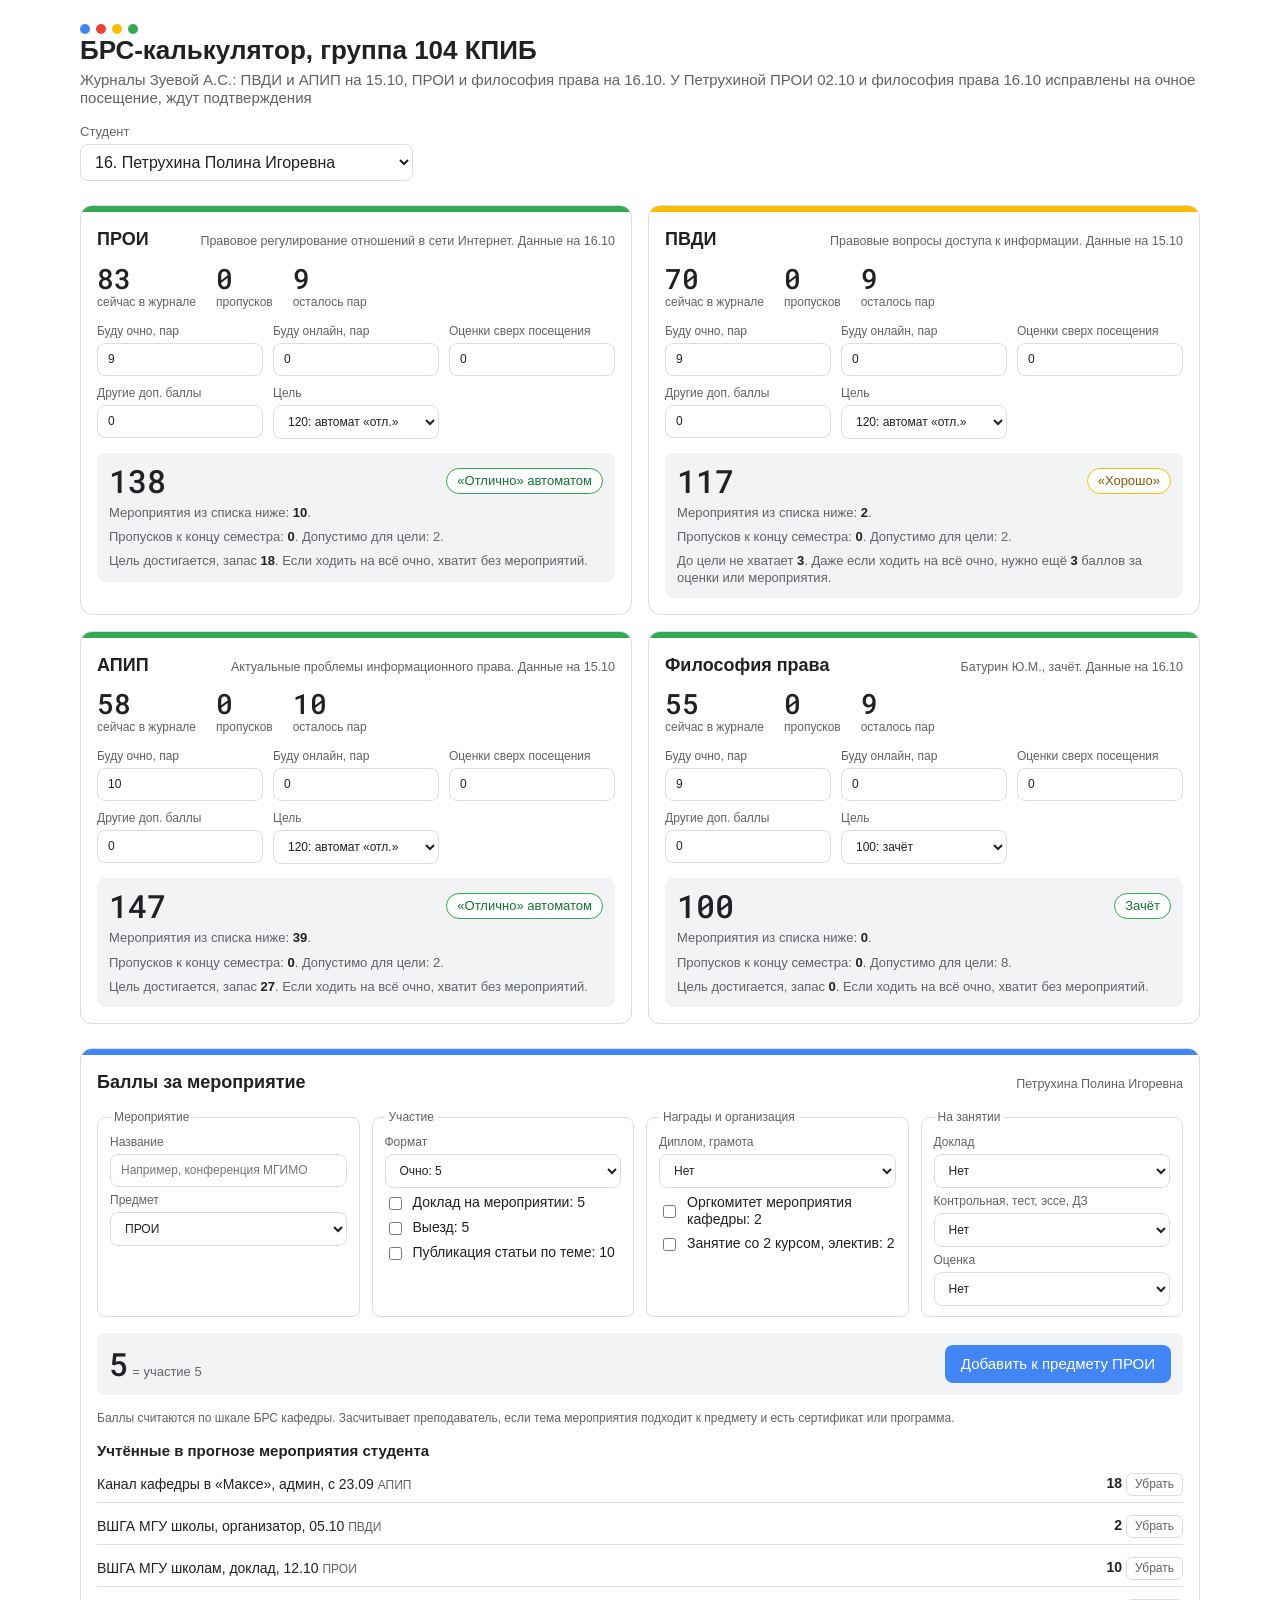
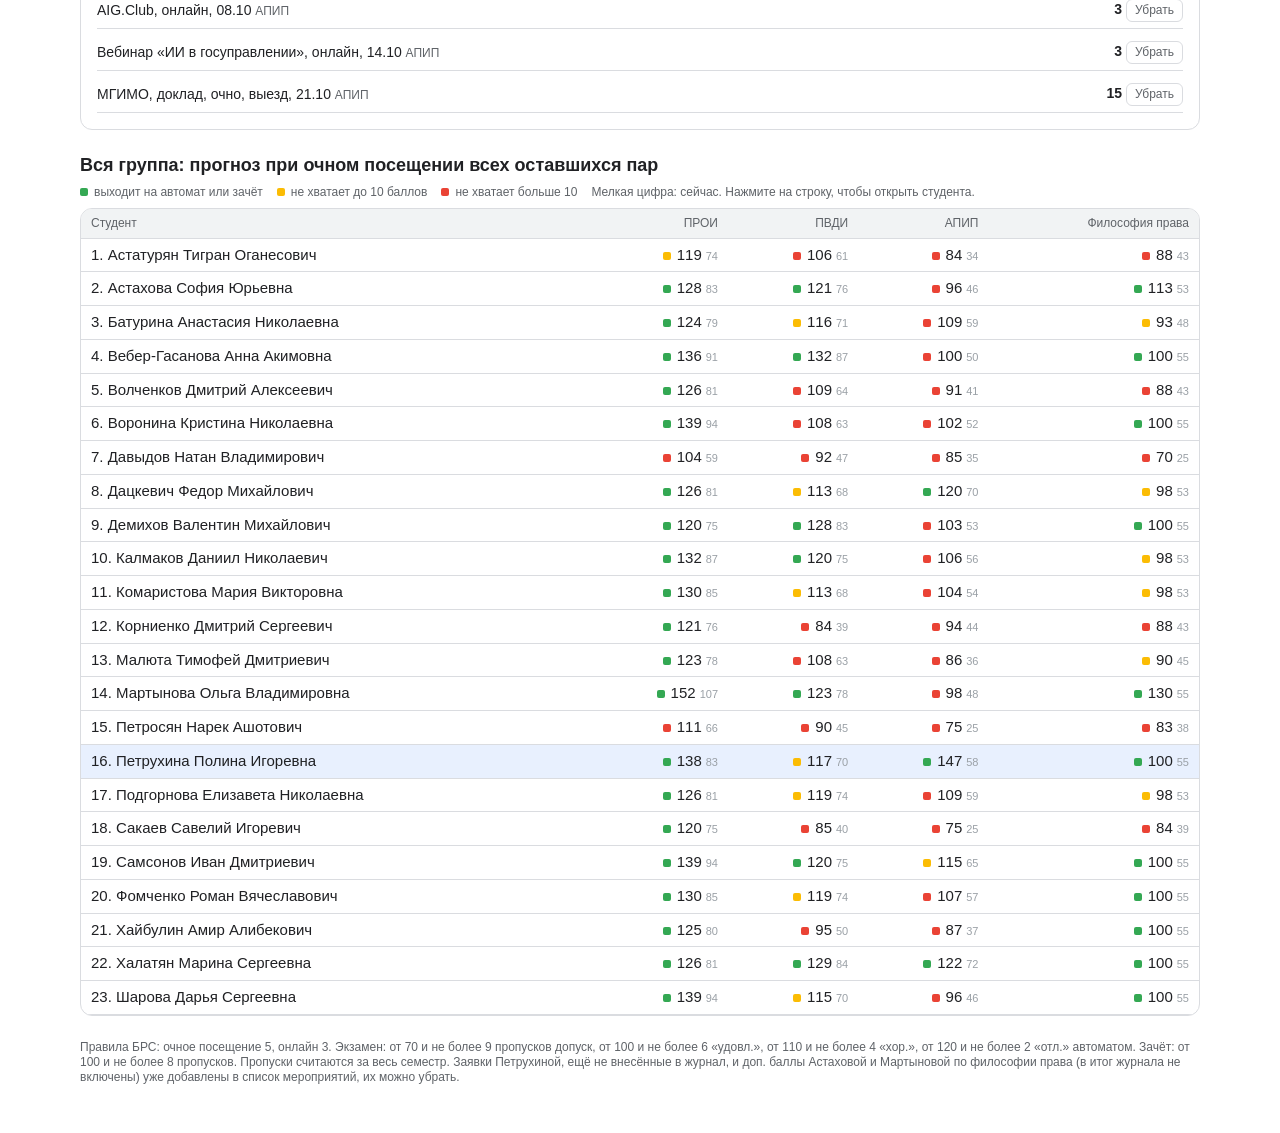
<file: assets/files/56ec97bc9b/BRS-kalkulyator_104KPIB_261019.html>
<!doctype html><html><head><meta charset=utf8><meta name=viewport content="width=device-width,initial-scale=1,viewport-fit=cover"><style>:root{color-scheme:light;box-sizing:border-box;padding-top:env(safe-area-inset-top,0px);padding-bottom:env(safe-area-inset-bottom,0px)}html{scroll-padding-top:env(safe-area-inset-top,0px)}body{margin:0;padding:0;font:14px -apple-system,BlinkMacSystemFont,sans-serif;background:#fff;color:#000}img{max-width:100%}[hidden]:not([hidden=until-found i]){display:none!important}</style></head><body>
<title>БРС-калькулятор=104КПИБ=261019</title>
<meta name="claude:viewport-fit-sides" content="cover">
<link rel="stylesheet" href="https://fonts.googleapis.com/css2?family=Google+Sans:wght@400;500;700&family=Roboto+Mono:wght@500&display=swap">
<style>
/* Layout: student picker on top, 2×2 subject cards with coloured status tab, group overview table below */
:root{
  --bg:#FFFFFF; --fg:#202124; --muted:#5F6368; --faint:#9AA0A6; --fill:#F1F3F4; --line:#DADCE0;
  --blue:#4285F4; --red:#EA4335; --yellow:#FBBC04; --green:#34A853;
  --font:"Google Sans","Product Sans",Roboto,"Segoe UI",Arial,sans-serif;
  --mono:"Roboto Mono",ui-monospace,Menlo,monospace;
  color-scheme:light;
}
body{background:var(--bg);color:var(--fg);font:15px/1.25 var(--font)}
.wrap{max-width:1120px;margin:0 auto;padding-left:max(16px,env(safe-area-inset-left,0px));padding-right:max(16px,env(safe-area-inset-right,0px));padding-block:24px 48px;display:flex;flex-direction:column;gap:24px}
header{display:flex;flex-wrap:wrap;gap:16px;align-items:flex-end;justify-content:space-between}
h1{font-size:26px;font-weight:700;margin:0;text-wrap:balance}
.sub{color:var(--muted);margin:4px 0 0}
.dots{display:flex;gap:6px}.dots i{width:10px;height:10px;border-radius:50%;display:block}
label.pick{display:flex;flex-direction:column;gap:4px;font-size:13px;color:var(--muted)}
select,input{font:inherit;color:var(--fg);background:var(--bg);border:1px solid var(--line);border-radius:8px;padding:8px 10px}
select:focus,input:focus{outline:2px solid var(--blue);outline-offset:1px}
#student{min-width:min(320px,100%);font-size:16px}
.grid{display:grid;grid-template-columns:repeat(auto-fit,minmax(min(100%,500px),1fr));gap:16px}
.card{border:1px solid var(--line);border-radius:12px;overflow:hidden;display:flex;flex-direction:column;min-width:0}
.tab{height:6px;background:var(--blue)}
.tab.ok{background:var(--green)}.tab.warn{background:var(--yellow)}.tab.bad{background:var(--red)}
.cbody{padding:16px;display:flex;flex-direction:column;gap:14px}
.ctitle{display:flex;justify-content:space-between;gap:8px;align-items:baseline;flex-wrap:wrap}
.ctitle h2{font-size:18px;margin:0}
.ctitle small{color:var(--muted)}
.now{display:flex;gap:20px;flex-wrap:wrap}
.now div{display:flex;flex-direction:column;gap:2px}
.now b{font:500 28px/1 var(--mono);font-variant-numeric:tabular-nums}
.now span{font-size:12px;color:var(--muted)}
.inputs{display:grid;grid-template-columns:repeat(auto-fit,minmax(130px,1fr));gap:10px}
.inputs label{display:flex;flex-direction:column;gap:4px;font-size:12px;color:var(--muted)}
.inputs input,.inputs select{width:100%;box-sizing:border-box;font-variant-numeric:tabular-nums}
.result{background:var(--fill);border-radius:8px;padding:12px;display:flex;flex-direction:column;gap:8px}
.rrow{display:flex;justify-content:space-between;gap:12px;flex-wrap:wrap;align-items:center}
.big{font:500 32px/1 var(--mono);font-variant-numeric:tabular-nums}
.pill{display:inline-block;padding:4px 10px;border-radius:999px;font-weight:500;font-size:13px;background:var(--bg);border:1px solid var(--line)}
.pill.ok{border-color:var(--green);color:#137333}.pill.warn{border-color:var(--yellow);color:#8a5a00}.pill.bad{border-color:var(--red);color:#b3261e}
.hint{font-size:13px;color:var(--muted);margin:0}
.hint b{color:var(--fg)}
.note{font-size:12px;color:var(--muted);margin:0}
section h3{font-size:18px;margin:0 0 8px}
.tablewrap{overflow-x:auto;border:1px solid var(--line);border-radius:12px}
table{border-collapse:collapse;width:100%;min-width:760px;font-variant-numeric:tabular-nums}
th,td{padding:7px 10px;border-bottom:1px solid var(--line);text-align:right;white-space:nowrap}
th:first-child,td:first-child{text-align:left}
thead th{background:var(--fill);font-weight:500;font-size:12px;color:var(--muted)}
tbody tr{cursor:pointer}
tbody tr:hover{background:var(--fill)}
tbody tr.sel{background:#E8F0FE}
td .m{font-size:11px;color:var(--faint);margin-left:4px}
.sq{display:inline-block;width:8px;height:8px;border-radius:2px;margin-right:6px;vertical-align:middle}
.legend{display:flex;gap:14px;flex-wrap:wrap;font-size:12px;color:var(--muted)}
.legend span{display:flex;align-items:center}
.ev{border:1px solid var(--line);border-radius:12px;overflow:hidden}
.ev .cbody{gap:16px}
.evgrid{display:grid;grid-template-columns:repeat(auto-fit,minmax(min(100%,230px),1fr));gap:12px}
.evgrid fieldset{border:1px solid var(--line);border-radius:8px;padding:10px 12px;margin:0;display:flex;flex-direction:column;gap:6px;min-width:0}
.evgrid legend{font-size:12px;color:var(--muted);padding:0 4px}
.evgrid label{display:flex;gap:8px;align-items:center;font-size:14px}
.evgrid label.col{flex-direction:column;align-items:stretch;gap:4px;font-size:12px;color:var(--muted)}
.evgrid select,.evgrid input[type=text],.evgrid input[type=number]{width:100%;box-sizing:border-box}
.evres{display:flex;flex-wrap:wrap;gap:12px;align-items:center;justify-content:space-between;background:var(--fill);border-radius:8px;padding:12px}
.evres .big{color:var(--fg)}
.btn{font:inherit;font-weight:500;border:0;border-radius:8px;padding:10px 16px;background:var(--blue);color:#fff;cursor:pointer}
.btn:focus-visible{outline:2px solid var(--fg);outline-offset:2px}
.evlist{display:flex;flex-direction:column;gap:6px;margin:0;padding:0;list-style:none}
.evlist li{display:flex;gap:10px;align-items:center;justify-content:space-between;border-bottom:1px solid var(--line);padding:6px 0;font-size:14px}
.evlist li span.s{color:var(--muted);font-size:12px}
.evlist button{font:inherit;font-size:12px;border:1px solid var(--line);background:var(--bg);border-radius:6px;padding:3px 8px;cursor:pointer;color:var(--muted)}
.tab.info{background:var(--blue)}
@media (prefers-reduced-motion:no-preference){.tab{transition:background .2s}}
</style>

<div class="wrap">
  <header>
    <div>
      <div class="dots" aria-hidden="true"><i style="background:var(--blue)"></i><i style="background:var(--red)"></i><i style="background:var(--yellow)"></i><i style="background:var(--green)"></i></div>
      <h1>БРС-калькулятор, группа 104 КПИБ</h1>
      <p class="sub">Журналы Зуевой А.С.: ПВДИ и АПИП на 15.10, ПРОИ и философия права на 16.10. У Петрухиной ПРОИ 02.10 и философия права 16.10 исправлены на очное посещение, ждут подтверждения</p>
    </div>
    <label class="pick" for="student">Студент
      <select id="student"></select>
    </label>
  </header>

  <div class="grid" id="cards"></div>

  <article class="ev">
    <div class="tab info"></div>
    <div class="cbody">
      <div class="ctitle"><h2 style="font-size:18px;margin:0">Баллы за мероприятие</h2><small id="ev-who"></small></div>
      <div class="evgrid">
        <fieldset><legend>Мероприятие</legend>
          <label class="col" for="ev-name">Название<input id="ev-name" type="text" placeholder="Например, конференция МГИМО"></label>
          <label class="col" for="ev-subj">Предмет<select id="ev-subj"></select></label>
        </fieldset>
        <fieldset><legend>Участие</legend>
          <label class="col" for="ev-part">Формат<select id="ev-part"><option value="5">Очно: 5</option><option value="3">Дистанционно: 3</option><option value="0">Не участвовала как слушатель: 0</option></select></label>
          <label><input id="ev-talk" type="checkbox"> Доклад на мероприятии: 5</label>
          <label><input id="ev-trip" type="checkbox"> Выезд: 5</label>
          <label><input id="ev-pub" type="checkbox"> Публикация статьи по теме: 10</label>
        </fieldset>
        <fieldset><legend>Награды и организация</legend>
          <label class="col" for="ev-dipl">Диплом, грамота<select id="ev-dipl"><option value="0">Нет</option><option value="2">Без места: 2</option><option value="3">3 степень: 3</option><option value="4">2 степень: 4</option><option value="5">1 степень: 5</option></select></label>
          <label><input id="ev-org" type="checkbox"> Оргкомитет мероприятия кафедры: 2</label>
          <label><input id="ev-second" type="checkbox"> Занятие со 2 курсом, электив: 2</label>
        </fieldset>
        <fieldset><legend>На занятии</legend>
          <label class="col" for="ev-class">Доклад<select id="ev-class"><option value="0">Нет</option><option value="5">С презентацией: 5</option><option value="4">Без презентации: 4</option></select></label>
          <label class="col" for="ev-test">Контрольная, тест, эссе, ДЗ<select id="ev-test"><option value="0">Нет</option><option value="1">50%: 1</option><option value="2">60%: 2</option><option value="3">70%: 3</option><option value="4">80%: 4</option><option value="5">90%: 5</option></select></label>
          <label class="col" for="ev-grade">Оценка<select id="ev-grade"><option value="0">Нет</option><option value="3">«Удовл.»: 3</option><option value="4">«Хор.»: 4</option><option value="5">«Отл.»: 5</option></select></label>
        </fieldset>
      </div>
      <div class="evres">
        <div><span class="big" id="ev-total">5</span> <span class="hint" id="ev-break" style="display:inline"></span></div>
        <button class="btn" id="ev-add" type="button">Добавить к предмету</button>
      </div>
      <p class="note" id="ev-warn"></p>
      <div>
        <h3 style="font-size:15px;margin:0 0 6px">Учтённые в прогнозе мероприятия студента</h3>
        <ul class="evlist" id="ev-list"></ul>
      </div>
    </div>
  </article>

  <section>
    <h3>Вся группа: прогноз при очном посещении всех оставшихся пар</h3>
    <div class="legend" style="margin-bottom:8px">
      <span><i class="sq" style="background:var(--green)"></i>выходит на автомат или зачёт</span>
      <span><i class="sq" style="background:var(--yellow)"></i>не хватает до 10 баллов</span>
      <span><i class="sq" style="background:var(--red)"></i>не хватает больше 10</span>
      <span>Мелкая цифра: сейчас. Нажмите на строку, чтобы открыть студента.</span>
    </div>
    <div class="tablewrap"><table id="overview"></table></div>
  </section>

  <p class="note">Правила БРС: очное посещение 5, онлайн 3. Экзамен: от 70 и не более 9 пропусков допуск, от 100 и не более 6 «удовл.», от 110 и не более 4 «хор.», от 120 и не более 2 «отл.» автоматом. Зачёт: от 100 и не более 8 пропусков. Пропуски считаются за весь семестр. Заявки Петрухиной, ещё не внесённые в журнал, и доп. баллы Астаховой и Мартыновой по философии права (в итог журнала не включены) уже добавлены в список мероприятий, их можно убрать.</p>
</div>

<script>
const NAMES=["Астатурян Тигран Оганесович","Астахова София Юрьевна","Батурина Анастасия Николаевна","Вебер-Гасанова Анна Акимовна","Волченков Дмитрий Алексеевич","Воронина Кристина Николаевна","Давыдов Натан Владимирович","Дацкевич Федор Михайлович","Демихов Валентин Михайлович","Калмаков Даниил Николаевич","Комаристова Мария Викторовна","Корниенко Дмитрий Сергеевич","Малюта Тимофей Дмитриевич","Мартынова Ольга Владимировна","Петросян Нарек Ашотович","Петрухина Полина Игоревна","Подгорнова Елизавета Николаевна","Сакаев Савелий Игоревич","Самсонов Иван Дмитриевич","Фомченко Роман Вячеславович","Хайбулин Амир Алибекович","Халатян Марина Сергеевна","Шарова Дарья Сергеевна"];
const SUBJ=[
 {id:"proi",name:"ПРОИ",full:"Правовое регулирование отношений в сети Интернет",exam:true,left:9,asof:"16.10",
  cur:[74, 83, 79, 91, 81, 94, 59, 81, 75, 87, 85, 76, 78, 107, 66, 83, 81, 75, 94, 85, 80, 81, 94],
  abs:[2, 0, 1, 0, 2, 0, 4, 0, 0, 0, 0, 1, 2, 0, 4, 0, 0, 0, 0, 0, 0, 0, 0]},
 {id:"pvdi",name:"ПВДИ",full:"Правовые вопросы доступа к информации",exam:true,left:9,asof:"15.10",
  cur:[61, 76, 71, 87, 64, 63, 47, 68, 83, 75, 68, 39, 63, 78, 45, 70, 74, 40, 75, 74, 50, 84, 70],
  abs:[1, 1, 0, 0, 1, 0, 2, 0, 0, 0, 0, 3, 1, 0, 4, 0, 0, 4, 0, 0, 1, 0, 0]},
 {id:"apip",name:"АПИП",full:"Актуальные проблемы информационного права",exam:true,left:10,asof:"15.10",
  cur:[34, 46, 59, 50, 41, 52, 35, 70, 53, 56, 54, 44, 36, 48, 25, 58, 59, 25, 65, 57, 37, 72, 46],
  abs:[2, 1, 0, 0, 0, 0, 2, 0, 0, 1, 0, 1, 1, 0, 4, 0, 0, 4, 0, 0, 1, 0, 0]},
 {id:"fp",name:"Философия права",full:"Батурин Ю.М., зачёт",exam:false,left:9,asof:"16.10",
  cur:[43, 53, 48, 55, 43, 55, 25, 53, 55, 53, 53, 43, 45, 55, 38, 55, 53, 39, 55, 55, 55, 55, 55],
  abs:[2, 0, 1, 0, 2, 0, 4, 0, 0, 0, 0, 2, 2, 0, 3, 0, 0, 2, 0, 0, 0, 0, 0]}
];
// ожидаемые доп. баллы, ещё не внесённые в итог журнала: [студент][предмет]
const EV0={
 15:[{n:"Канал кафедры в «Максе», админ, с 23.09",s:"apip",p:18},{n:"ВШГА МГУ школы, организатор, 05.10",s:"pvdi",p:2},{n:"ВШГА МГУ школам, доклад, 12.10",s:"proi",p:10},{n:"AIG.Club, онлайн, 08.10",s:"apip",p:3},{n:"Вебинар «ИИ в госуправлении», онлайн, 14.10",s:"apip",p:3},{n:"МГИМО, доклад, очно, выезд, 21.10",s:"apip",p:15}],
 1:[{n:"Школа 12.10 (в итог журнала не включено)",s:"fp",p:15}],
 13:[{n:"Школы 5.10 и 12.10 (в итог журнала не включено)",s:"fp",p:30}]};
const PET=15;

function grade(s,total,abs){
  if(s.exam){
    if(total>=120&&abs<=2)return{t:"«Отлично» автоматом",c:"ok"};
    if(total>=110&&abs<=4)return{t:"«Хорошо»",c:"warn"};
    if(total>=100&&abs<=6)return{t:"«Удовлетворительно»",c:"warn"};
    if(total>=70&&abs<=9)return{t:"Допуск к экзамену",c:"bad"};
    return{t:"Нет допуска",c:"bad"};
  }
  if(total>=100&&abs<=8)return{t:"Зачёт",c:"ok"};
  if(total>=70&&abs<=9)return{t:"Допуск, зачёта нет",c:"bad"};
  return{t:"Нет допуска",c:"bad"};
}
function targetOf(s){return s.exam?120:100}
function maxAbs(s,target){if(!s.exam)return target>=100?8:9;return target>=120?2:target>=110?4:target>=100?6:9}

const state={};
function getState(i){
  if(!state[i]){state[i]={};SUBJ.forEach(s=>{state[i][s.id]={off:s.left,on:0,bonus:0,extra:0,target:targetOf(s)}});state[i].events=(EV0[i]||[]).map(e=>({...e}))}
  return state[i];
}
function evSum(i,sid){return getState(i).events.filter(e=>e.s===sid).reduce((a,e)=>a+e.p,0)}
function calc(i,s,st){
  const ev=evSum(i,s.id);
  const off=Math.max(0,Math.min(s.left,+st.off||0));
  const on=Math.max(0,Math.min(s.left-off,+st.on||0));
  const miss=s.left-off-on;
  const total=s.cur[i]+off*5+on*3+(+st.bonus||0)+(+st.extra||0)+ev;
  const abs=s.abs[i]+miss;
  const need=st.target-total;
  const needAllOff=st.target-(s.cur[i]+s.left*5+(+st.extra||0)+ev);
  return{off,on,miss,total,abs,need,needAllOff,ev,g:grade(s,total,abs)};
}
function status(s,need,abs,target){
  if(abs>maxAbs(s,target))return"bad";
  if(need<=0)return"ok";return need<=10?"warn":"bad";
}

const sel=document.getElementById("student");
NAMES.forEach((n,i)=>{const o=document.createElement("option");o.value=i;o.textContent=(i+1)+". "+n;sel.appendChild(o)});
let cur=PET;try{const v=localStorage.getItem("brs-student");if(v!==null&&NAMES[+v])cur=+v}catch(e){}
sel.value=cur;
sel.addEventListener("change",()=>{cur=+sel.value;try{localStorage.setItem("brs-student",cur)}catch(e){};render()});

function card(s){
  const st=getState(cur)[s.id];
  const r=calc(cur,s,st);
  const cls=status(s,r.need,r.abs,st.target);
  const tOpts=s.exam?[[120,"120: автомат «отл.»"],[110,"110: «хор.»"],[100,"100: «удовл.»"],[70,"70: допуск"]]:[[100,"100: зачёт"],[70,"70: допуск"]];
  const el=document.createElement("article");el.className="card";
  el.innerHTML=`<div class="tab ${cls}"></div><div class="cbody">
   <div class="ctitle"><h2>${s.name}</h2><small>${s.full}. Данные на ${s.asof}</small></div>
   <div class="now">
     <div><b>${s.cur[cur]}</b><span>сейчас в журнале</span></div>
     <div><b>${s.abs[cur]}</b><span>пропусков</span></div>
     <div><b>${s.left}</b><span>осталось пар</span></div>
   </div>
   <div class="inputs">
     <label for="${s.id}-off">Буду очно, пар<input id="${s.id}-off" type="number" min="0" max="${s.left}" value="${r.off}"></label>
     <label for="${s.id}-on">Буду онлайн, пар<input id="${s.id}-on" type="number" min="0" max="${s.left}" value="${r.on}"></label>
     <label for="${s.id}-bonus">Оценки сверх посещения<input id="${s.id}-bonus" type="number" min="0" value="${st.bonus}"></label>
     <label for="${s.id}-extra">Другие доп. баллы<input id="${s.id}-extra" type="number" min="0" value="${st.extra}"></label>
     <label for="${s.id}-target">Цель<select id="${s.id}-target">${tOpts.map(([v,t])=>`<option value="${v}"${v==st.target?" selected":""}>${t}</option>`).join("")}</select></label>
   </div>
   <div class="result">
     <div class="rrow"><span class="big">${r.total}</span><span class="pill ${r.g.c}">${r.g.t}</span></div>
     <p class="hint">Мероприятия из списка ниже: <b>${r.ev}</b>.</p>
     <p class="hint">Пропусков к концу семестра: <b>${r.abs}</b>${r.miss?` (из них новых ${r.miss})`:""}. Допустимо для цели: ${maxAbs(s,st.target)}.</p>
     <p class="hint">${r.need>0?`До цели не хватает <b>${r.need}</b>.`:`Цель достигается, запас <b>${-r.need}</b>.`} ${r.needAllOff>0?`Даже если ходить на всё очно, нужно ещё <b>${r.needAllOff}</b> баллов за оценки или мероприятия.`:`Если ходить на всё очно, хватит без мероприятий.`}</p>
   </div></div>`;
  ["off","on","bonus","extra","target"].forEach(k=>{
    const inp=el.querySelector(`#${s.id}-${k}`);
    inp.addEventListener("change",()=>{st[k]=+inp.value;render(s.id+"-"+k)});
  });
  return el;
}
function overview(){
  const t=document.getElementById("overview");
  let h="<thead><tr><th>Студент</th>"+SUBJ.map(s=>`<th>${s.name}</th>`).join("")+"</tr></thead><tbody>";
  NAMES.forEach((n,i)=>{
    h+=`<tr data-i="${i}" class="${i===cur?"sel":""}"><td>${i+1}. ${n}</td>`;
    SUBJ.forEach(s=>{
      const st=getState(i)[s.id];const r=calc(i,s,{...st,off:s.left,on:0,bonus:st.bonus,target:targetOf(s)});
      const c=status(s,targetOf(s)-r.total,r.abs,targetOf(s));
      const col=c==="ok"?"var(--green)":c==="warn"?"var(--yellow)":"var(--red)";
      h+=`<td><i class="sq" style="background:${col}"></i>${r.total}<span class="m">${s.cur[i]}</span></td>`;
    });
    h+="</tr>";
  });
  t.innerHTML=h+"</tbody>";
  t.querySelectorAll("tbody tr").forEach(tr=>tr.addEventListener("click",()=>{cur=+tr.dataset.i;sel.value=cur;try{localStorage.setItem("brs-student",cur)}catch(e){};render();window.scrollTo({top:0,behavior:"smooth"})}));
}
function render(focusId){
  const c=document.getElementById("cards");c.innerHTML="";SUBJ.forEach(s=>c.appendChild(card(s)));overview();evList();
  if(focusId){const f=document.getElementById(focusId);if(f)f.focus()}
}
const evSubj=document.getElementById("ev-subj");
SUBJ.forEach(s=>{const o=document.createElement("option");o.value=s.id;o.textContent=s.name;evSubj.appendChild(o)});
const EVF=["ev-part","ev-talk","ev-trip","ev-pub","ev-dipl","ev-org","ev-second","ev-class","ev-test","ev-grade"];
const LBL={"ev-part":"участие","ev-talk":"доклад","ev-trip":"выезд","ev-pub":"публикация","ev-dipl":"диплом","ev-org":"оргкомитет","ev-second":"2 курс","ev-class":"доклад на занятии","ev-test":"работа","ev-grade":"оценка"};
const FIX={"ev-talk":5,"ev-trip":5,"ev-pub":10,"ev-org":2,"ev-second":2};
function evCalc(){
  let t=0,parts=[];
  EVF.forEach(id=>{const el=document.getElementById(id);const v=el.type==="checkbox"?(el.checked?FIX[id]:0):+el.value;if(v){t+=v;parts.push(LBL[id]+" "+v)}});
  document.getElementById("ev-total").textContent=t;
  document.getElementById("ev-break").textContent=parts.length?"= "+parts.join(" + "):"";
  const sid=evSubj.value;const orgUsed=getState(cur).events.filter(e=>e.org).reduce((a,e)=>a+2,0);
  document.getElementById("ev-warn").textContent=document.getElementById("ev-org").checked&&orgUsed>=20?"Лимит за оргкомитет 20 баллов за семестр уже набран, эти 2 балла могут не засчитать.":"Баллы считаются по шкале БРС кафедры. Засчитывает преподаватель, если тема мероприятия подходит к предмету и есть сертификат или программа.";
  document.getElementById("ev-add").textContent="Добавить к предмету "+SUBJ.find(s=>s.id===sid).name;
  return{t,parts};
}
EVF.concat(["ev-subj"]).forEach(id=>document.getElementById(id).addEventListener("change",evCalc));
document.getElementById("ev-add").addEventListener("click",()=>{
  const {t,parts}=evCalc();if(!t)return;
  const nm=document.getElementById("ev-name").value.trim()||"Мероприятие";
  getState(cur).events.push({n:nm+(parts.length?" ("+parts.join(", ")+")":""),s:evSubj.value,p:t,org:document.getElementById("ev-org").checked});
  document.getElementById("ev-name").value="";render();
});
function evList(){
  document.getElementById("ev-who").textContent=NAMES[cur];
  const ul=document.getElementById("ev-list");const evs=getState(cur).events;
  ul.innerHTML=evs.length?"":'<li><span class="s">Пока нет. Посчитайте баллы выше и нажмите «Добавить к предмету».</span></li>';
  evs.forEach((e,k)=>{const li=document.createElement("li");
    li.innerHTML=`<span>${e.n.replace(/</g,"&lt;")} <span class="s">${SUBJ.find(s=>s.id===e.s).name}</span></span><span><b>${e.p}</b> <button type="button" aria-label="Убрать">Убрать</button></span>`;
    li.querySelector("button").addEventListener("click",()=>{evs.splice(k,1);render()});ul.appendChild(li)});
  evCalc();
}
render();
</script>

</body></html>
</file>
<file: assets/app.css>
:root {
  --text: #202124;
  --muted: #5F6368;
  --faint: #9AA0A6;
  --fill: #F1F3F4;
  --line: #DADCE0;
  --bg: #F8F9FA;
  --card: #FFFFFF;
  --blue: #4285F4;
  --red: #EA4335;
  --yellow: #FBBC04;
  --green: #34A853;
  --blue-soft: #E8F0FE;
  --red-soft: #FCE8E6;
  --yellow-soft: #FEF7E0;
  --green-soft: #E6F4EA;
  --radius: 14px;
  --font: "Google Sans", "Google Sans Text", "Product Sans", Roboto, "Segoe UI", system-ui, -apple-system, sans-serif;
}

* { box-sizing: border-box; }
html { -webkit-text-size-adjust: 100%; }
body {
  margin: 0;
  background: var(--bg);
  color: var(--text);
  font: 15px/1.5 var(--font);
}
a { color: var(--blue); text-decoration: none; }
a:hover { text-decoration: underline; }
button { font: inherit; color: inherit; }
img { max-width: 100%; height: auto; border-radius: 10px; }
.sr { position: absolute; width: 1px; height: 1px; overflow: hidden; clip: rect(0 0 0 0); }

/* ---------- Верхняя панель ---------- */
.topbar {
  position: sticky; top: 0; z-index: 20;
  background: var(--card);
  border-bottom: 1px solid var(--line);
}
.topbar-in {
  max-width: 1240px; margin: 0 auto; height: 60px;
  display: flex; align-items: center; gap: 16px; padding: 0 20px;
}
.brand { display: flex; align-items: center; gap: 10px; color: var(--text); font-weight: 700; font-size: 19px; white-space: nowrap; }
.brand:hover { text-decoration: none; }
.dots { display: inline-flex; gap: 4px; }
.dots i { width: 9px; height: 9px; border-radius: 50%; display: block; }
.dots i:nth-child(1) { background: var(--blue); }
.dots i:nth-child(2) { background: var(--red); }
.dots i:nth-child(3) { background: var(--yellow); }
.dots i:nth-child(4) { background: var(--green); }
.search { flex: 1; max-width: 520px; position: relative; }
.search input {
  width: 100%; height: 40px; border: 1px solid transparent; border-radius: 20px;
  background: var(--fill); padding: 0 16px 0 42px; font: inherit; color: var(--text); outline: none;
}
.search input:focus { background: var(--card); border-color: var(--blue); }
.search svg { position: absolute; left: 14px; top: 10px; color: var(--muted); }
.search-results {
  position: absolute; top: 46px; left: 0; right: 0; background: var(--card);
  border: 1px solid var(--line); border-radius: 12px; max-height: 70vh; overflow: auto; display: none;
}
.search-results.open { display: block; }
.search-results a { display: block; padding: 10px 14px; color: var(--text); border-bottom: 1px solid var(--fill); }
.search-results a:hover { background: var(--fill); text-decoration: none; }
.search-results small { display: block; color: var(--muted); }
.search-results mark { background: var(--yellow-soft); color: inherit; }
.top-actions { margin-left: auto; display: flex; gap: 6px; }
.icon-btn {
  width: 40px; height: 40px; border-radius: 50%; display: grid; place-items: center;
  color: var(--muted); position: relative; border: 0; background: transparent; cursor: pointer;
}
.icon-btn:hover { background: var(--fill); text-decoration: none; }
.badge {
  position: absolute; top: 4px; right: 3px; min-width: 18px; height: 18px; padding: 0 5px;
  border-radius: 9px; background: var(--red); color: #fff; font-size: 11px; line-height: 18px; font-weight: 700;
}

/* ---------- Сетка ---------- */
.layout {
  max-width: 1240px; margin: 0 auto; padding: 20px;
  display: grid; grid-template-columns: 230px minmax(0, 1fr) 310px; gap: 20px; align-items: start;
}
.side { position: sticky; top: 80px; }
.nav a {
  display: flex; align-items: center; gap: 12px; padding: 9px 12px; border-radius: 10px;
  color: var(--text); font-weight: 500;
}
.nav a:hover { background: var(--fill); text-decoration: none; }
.nav a.active { background: var(--blue-soft); color: #1967D2; }
.nav a svg { color: var(--muted); flex: none; }
.nav a.active svg { color: #1967D2; }
.nav .count { margin-left: auto; font-size: 12px; color: var(--muted); }
.nav hr { border: 0; border-top: 1px solid var(--line); margin: 10px 4px; }
.nav-title { font-size: 12px; color: var(--muted); text-transform: uppercase; letter-spacing: .06em; padding: 6px 12px 4px; }
.subj-dot { width: 10px; height: 10px; border-radius: 50%; flex: none; margin: 0 4px; }

.card {
  background: var(--card); border: 1px solid var(--line); border-radius: var(--radius);
  padding: 18px 20px; margin-bottom: 16px;
}
.card h3, .widget h3 { margin: 0 0 10px; font-size: 16px; }
.widget { padding: 16px 18px; }
.widget h3 { display: flex; align-items: center; gap: 8px; }
.widget h3 a { margin-left: auto; font-size: 13px; font-weight: 500; }
.muted { color: var(--muted); }
.faint { color: var(--faint); }
.small { font-size: 13px; }

/* ---------- Шапка группы ---------- */
.card.cover, .card.community-head { padding: 0; overflow: hidden; }
.cover-band { height: 110px; display: grid; grid-template-columns: repeat(4, 1fr); }
.cover-band i:nth-child(1) { background: var(--blue); }
.cover-band i:nth-child(2) { background: var(--red); }
.cover-band i:nth-child(3) { background: var(--yellow); }
.cover-band i:nth-child(4) { background: var(--green); }
.cover-body { padding: 0 22px 18px; display: flex; gap: 18px; align-items: flex-end; flex-wrap: wrap; }
.avatar-xl {
  width: 104px; height: 104px; border-radius: 50%; border: 5px solid var(--card); margin-top: -52px;
  background: var(--text); color: #fff; display: grid; place-items: center; font-size: 32px; font-weight: 700;
}
.cover-body h1 { margin: 10px 0 2px; font-size: 26px; line-height: 1.2; }
.cover-meta { flex: 1; min-width: 240px; }
.stats { display: flex; gap: 22px; padding: 12px 22px 16px; border-top: 1px solid var(--fill); flex-wrap: wrap; }
.stats a { color: var(--text); }
.stats b { font-size: 20px; display: block; line-height: 1.1; }
.stats span { font-size: 13px; color: var(--muted); }

/* ---------- Истории-дисциплины ---------- */
.stories { display: flex; gap: 14px; overflow-x: auto; padding: 14px 16px; scrollbar-width: none; }
.stories::-webkit-scrollbar { display: none; }
.story { flex: none; width: 78px; text-align: center; color: var(--text); font-size: 12px; line-height: 1.25; }
.story .lbl { display: -webkit-box; -webkit-line-clamp: 2; -webkit-box-orient: vertical; overflow: hidden; }
.story:hover { text-decoration: none; }
.story .ring {
  width: 64px; height: 64px; border-radius: 50%; padding: 3px; margin: 0 auto 6px;
  border: 3px solid var(--c, var(--blue));
}
.story .ring span {
  width: 100%; height: 100%; border-radius: 50%; display: grid; place-items: center;
  background: var(--fill); font-weight: 700; font-size: 13px;
}

/* ---------- Табы ---------- */
.tabs { display: flex; gap: 6px; flex-wrap: wrap; margin-bottom: 14px; }
.tab {
  border: 1px solid var(--line); background: var(--card); border-radius: 18px; padding: 6px 14px;
  cursor: pointer; color: var(--text); font-weight: 500; font-size: 14px;
}
.tab:hover { background: var(--fill); text-decoration: none; }
.tab.active { background: var(--text); border-color: var(--text); color: #fff; }

/* ---------- Пост ---------- */
.post { padding: 16px 20px 8px; }
.post.pinned { border-color: var(--blue); }
.post-head { display: flex; gap: 12px; align-items: center; margin-bottom: 10px; }
.avatar {
  width: 42px; height: 42px; border-radius: 50%; flex: none; display: grid; place-items: center;
  font-weight: 700; font-size: 13px; color: #fff; background: var(--c, var(--muted));
}
.avatar.light { color: var(--text); }
.post-author { font-weight: 600; color: var(--text); }
.post-author:hover { text-decoration: underline; }
.post-sub { font-size: 13px; color: var(--muted); }
.post-sub .pin { color: var(--blue); font-weight: 500; }
.post-body { overflow-wrap: anywhere; }
.post-body > :first-child { margin-top: 0; }
.post-body > :last-child { margin-bottom: 6px; }
.post.done .post-body { color: var(--muted); }
.chips { display: flex; gap: 6px; flex-wrap: wrap; margin: 8px 0 4px; }
.chip {
  font-size: 12px; font-weight: 600; padding: 3px 10px; border-radius: 12px; background: var(--fill); color: var(--muted);
  display: inline-flex; align-items: center; gap: 5px;
}
.chip.blue { background: var(--blue-soft); color: #1967D2; }
.chip.red { background: var(--red-soft); color: #C5221F; }
.chip.yellow { background: var(--yellow-soft); color: #B06000; }
.chip.green { background: var(--green-soft); color: #137333; }
.post-actions { display: flex; gap: 4px; border-top: 1px solid var(--fill); margin-top: 10px; padding-top: 4px; }
.act {
  border: 0; background: transparent; border-radius: 8px; padding: 7px 12px; color: var(--muted);
  display: inline-flex; align-items: center; gap: 6px; cursor: pointer; font-size: 14px; font-weight: 500;
}
.act:hover { background: var(--fill); text-decoration: none; }
.act.on { color: var(--red); }
.act.on.save { color: var(--blue); }
.act.right { margin-left: auto; }
.excerpt { color: var(--text); }
.more { font-weight: 500; }

/* ---------- Виджеты ---------- */
.day-title { font-size: 13px; color: var(--muted); margin: -4px 0 8px; }
.lesson { display: flex; gap: 10px; padding: 8px 0; border-top: 1px solid var(--fill); }
.lesson:first-of-type { border-top: 0; }
.lesson .bar { width: 4px; border-radius: 2px; background: var(--c); flex: none; }
.lesson b { display: block; font-size: 14px; line-height: 1.3; }
.lesson small { color: var(--muted); font-size: 12.5px; }
.lesson .time { font-variant-numeric: tabular-nums; }
.lesson.now { background: var(--blue-soft); border-radius: 8px; margin: 0 -8px; padding: 8px; }
.dl { display: flex; gap: 10px; align-items: center; padding: 7px 0; border-top: 1px solid var(--fill); color: var(--text); }
.dl:first-of-type { border-top: 0; }
.dl:hover { text-decoration: none; background: var(--fill); }
.dl .when {
  flex: none; width: 46px; text-align: center; border-radius: 8px; background: var(--fill); padding: 3px 0; line-height: 1.1;
}
.dl .when b { display: block; font-size: 17px; }
.dl .when span { font-size: 11px; color: var(--muted); }
.dl.hot .when { background: var(--red-soft); }
.dl.hot .when b { color: #C5221F; }
.dl .what { font-size: 13.5px; line-height: 1.3; }
.dl .what small { display: block; color: var(--muted); }
.chat { display: flex; gap: 10px; align-items: center; padding: 6px 0; color: var(--text); }
.chat:hover { text-decoration: none; }
.chat:hover b { text-decoration: underline; }
.chat .avatar { width: 34px; height: 34px; font-size: 11px; }
.chat b { font-weight: 500; font-size: 14px; display: block; line-height: 1.2; }
.chat small { color: var(--muted); font-size: 12px; }
.linklist a { display: block; padding: 4px 0; font-size: 14px; }

/* ---------- Статьи и markdown ---------- */
.article { padding: 26px 30px; }
.article h1 { font-size: 28px; line-height: 1.2; margin: 0 0 6px; }
.md h2 { font-size: 21px; margin: 26px 0 8px; line-height: 1.25; }
.md h3 { font-size: 18px; margin: 22px 0 6px; }
.md h4 { font-size: 16px; margin: 18px 0 6px; }
.md p { margin: 8px 0; }
.md ul, .md ol { padding-left: 22px; margin: 8px 0; }
.md li { margin: 3px 0; }
.md li.task { list-style: none; margin-left: -22px; }
.md li.task input { margin-right: 8px; }
.md hr { border: 0; border-top: 1px solid var(--line); margin: 22px 0; }
.md blockquote { margin: 10px 0; padding: 8px 14px; border-left: 4px solid var(--line); color: var(--muted); }
.md code { background: var(--fill); padding: 1px 6px; border-radius: 6px; font-size: .92em; }
.md .callout { background: var(--fill); border-radius: 10px; padding: 10px 14px; margin: 8px 0; }
.md .callout + .callout { margin-top: -4px; }
.md .callout > :first-child { margin-top: 0; }
.md .callout > :last-child { margin-bottom: 0; }
.md .table-wrap { overflow-x: auto; margin: 10px 0; border: 1px solid var(--line); border-radius: 10px; }
.md table { border-collapse: collapse; width: 100%; font-size: 14px; }
.md th, .md td { padding: 7px 10px; border-bottom: 1px solid var(--fill); text-align: left; vertical-align: top; }
.md th { background: var(--fill); font-weight: 600; white-space: nowrap; }
.md tr:last-child td { border-bottom: 0; }
.md td.num { text-align: center; font-variant-numeric: tabular-nums; }
.md td.total { font-weight: 700; }
.md a.file::before { content: "📎 "; }
mark { border-radius: 3px; padding: 0 2px; color: inherit; }
mark.hl-yellow { background: #FEEFC3; }
mark.hl-green { background: #CEEAD6; }
mark.hl-blue { background: #D2E3FC; }
mark.hl-purple { background: #E9D2FD; }
mark.hl-cyan { background: #CBF0F8; }
mark.hl-red { background: #FAD2CF; }
mark.hl-orange, mark.hl-gradient-orange { background: #FEDFC8; }
mark.hl-gray { background: var(--fill); }
.legend { display: flex; flex-wrap: wrap; gap: 6px 14px; font-size: 13px; color: var(--muted); margin: 10px 0 0; }
.reading { font-size: 16.5px; line-height: 1.65; }
.pager { display: flex; justify-content: space-between; gap: 12px; margin-top: 10px; }
.pager a { flex: 1; border: 1px solid var(--line); border-radius: 12px; padding: 10px 14px; background: var(--card); color: var(--text); }
.pager a:hover { text-decoration: none; border-color: var(--blue); }
.pager a small { display: block; color: var(--muted); }
.pager a.next { text-align: right; }
.crumbs { font-size: 13px; color: var(--muted); margin-bottom: 10px; }
.crumbs a { color: var(--muted); }
.progress { position: fixed; top: 60px; left: 0; height: 3px; background: var(--blue); width: 0; z-index: 21; }

/* ---------- Сообщество дисциплины ---------- */
.community-head .band { height: 74px; background: var(--c); }
.community-head .cover-body { padding-top: 0; }
.community-head .avatar-xl { background: var(--card); color: var(--c); border-color: var(--card); box-shadow: inset 0 0 0 3px var(--c); width: 92px; height: 92px; margin-top: -46px; font-size: 19px; }
.facts { display: grid; grid-template-columns: repeat(auto-fit, minmax(170px, 1fr)); gap: 10px; padding: 0 22px 18px; }
.fact { background: var(--fill); border-radius: 10px; padding: 9px 12px; }
.fact small { display: block; color: var(--muted); font-size: 12px; }
.fact b { font-weight: 600; font-size: 14px; }
.lectures { display: grid; grid-template-columns: repeat(auto-fill, minmax(150px, 1fr)); gap: 10px; }
.lec {
  border: 1px solid var(--line); border-radius: 12px; padding: 12px; color: var(--text); background: var(--card);
  display: flex; flex-direction: column; gap: 4px; min-height: 92px;
}
.lec:hover { text-decoration: none; border-color: var(--c, var(--blue)); }
.lec b { font-size: 15px; }
.lec small { color: var(--muted); font-size: 12.5px; }
.lec.empty { background: var(--fill); border-style: dashed; color: var(--faint); }
.lec .tag { margin-top: auto; align-self: flex-start; }
.month { font-weight: 700; margin: 18px 0 8px; font-size: 14px; color: var(--muted); text-transform: uppercase; letter-spacing: .05em; }
.month:first-child { margin-top: 0; }

/* ---------- Таблицы данных ---------- */
.grid-table { width: 100%; border-collapse: collapse; font-size: 14px; }
.grid-table th, .grid-table td { padding: 8px 10px; border-bottom: 1px solid var(--fill); text-align: left; vertical-align: top; }
.grid-table th { color: var(--muted); font-weight: 500; font-size: 13px; }
.grid-table tr.current td { background: var(--blue-soft); }
.grid-table tr.past td { color: var(--faint); }
.table-scroll { overflow-x: auto; }
.week { display: grid; grid-template-columns: 1fr 1fr; gap: 16px; }
.filters { display: flex; gap: 8px; flex-wrap: wrap; align-items: center; margin-bottom: 12px; }
.filters select, .filters label {
  border: 1px solid var(--line); border-radius: 18px; padding: 6px 12px; background: var(--card); font: inherit; font-size: 14px;
}
.event { display: grid; grid-template-columns: 58px 1fr auto; gap: 12px; padding: 12px 0; border-top: 1px solid var(--fill); align-items: start; }
.event:first-child { border-top: 0; }
.event .when { text-align: center; background: var(--fill); border-radius: 10px; padding: 6px 0; line-height: 1.1; }
.event .when b { display: block; font-size: 20px; }
.event .when span { font-size: 12px; color: var(--muted); }
.event.past { opacity: .55; }
.event .pts { font-weight: 700; font-size: 18px; text-align: right; white-space: nowrap; }
.event .pts small { display: block; font-weight: 400; font-size: 12px; color: var(--muted); }

/* ---------- Участники ---------- */
.members { display: grid; grid-template-columns: repeat(auto-fill, minmax(150px, 1fr)); gap: 12px; }
.member { text-align: center; padding: 16px 10px; border: 1px solid var(--line); border-radius: 12px; color: var(--text); background: var(--card); }
.member:hover { text-decoration: none; border-color: var(--blue); }
.member .avatar { width: 64px; height: 64px; margin: 0 auto 8px; font-size: 18px; }
.member b { display: block; font-weight: 500; }
.person { display: flex; gap: 14px; padding: 14px 0; border-top: 1px solid var(--fill); }
.person:first-child { border-top: 0; }
.person b { display: block; }
.person .lines { font-size: 14px; }
.person .lines a { margin-right: 12px; white-space: nowrap; }
.meter { height: 10px; background: var(--fill); border-radius: 5px; position: relative; overflow: visible; margin: 8px 0 18px; }
.meter i { position: absolute; left: 0; top: 0; bottom: 0; border-radius: 5px; background: var(--c, var(--blue)); }
.meter .tick { position: absolute; top: -3px; bottom: -3px; width: 2px; background: var(--text); opacity: .35; }
.meter .tick span { position: absolute; top: 16px; left: -10px; font-size: 11px; color: var(--muted); }
.score-row { padding: 10px 0; border-top: 1px solid var(--fill); }
.score-row:first-child { border-top: 0; }
.score-row header { display: flex; justify-content: space-between; gap: 10px; }
.score-row header b { font-size: 18px; }

.empty-state { text-align: center; color: var(--muted); padding: 30px 10px; }
.setup ol { padding-left: 20px; }
.setup code { background: var(--fill); padding: 1px 6px; border-radius: 6px; }
.toast {
  position: fixed; left: 50%; bottom: 24px; transform: translateX(-50%); background: var(--text); color: #fff;
  padding: 10px 18px; border-radius: 10px; font-size: 14px; opacity: 0; transition: opacity .2s; pointer-events: none; z-index: 50;
}
.toast.show { opacity: 1; }

/* ---------- Мобильная версия ---------- */
.bottom-nav { display: none; }
@media (max-width: 1100px) {
  .layout { grid-template-columns: 210px minmax(0, 1fr); }
  .right { display: none; }
  .right.inline { display: block; position: static; }
}
@media (max-width: 760px) {
  body { font-size: 15px; }
  .layout { grid-template-columns: minmax(0, 1fr); padding: 12px 10px 80px; }
  .left { display: none; }
  .brand .label { display: none; }
  .topbar-in { padding: 0 12px; gap: 10px; }
  .top-actions .hide-m { display: none; }
  .card { padding: 14px 15px; border-radius: 12px; }
  .article { padding: 18px 16px; }
  .week { grid-template-columns: 1fr; }
  .event { grid-template-columns: 50px 1fr; }
  .event .pts { grid-column: 2; text-align: left; }
  .stats { gap: 14px 20px; }
  .cover-band { height: 80px; }
  .avatar-xl { width: 84px; height: 84px; margin-top: -42px; font-size: 26px; }
  .cover-body h1 { font-size: 22px; }
  .bottom-nav {
    display: flex; position: fixed; bottom: 0; left: 0; right: 0; z-index: 20; background: var(--card);
    border-top: 1px solid var(--line); justify-content: space-around; padding: 6px 0 calc(6px + env(safe-area-inset-bottom));
  }
  .bottom-nav a { display: flex; flex-direction: column; align-items: center; font-size: 11px; color: var(--muted); gap: 2px; padding: 2px 8px; }
  .bottom-nav a.active { color: var(--blue); }
  .bottom-nav a:hover { text-decoration: none; }
  .reading { font-size: 16px; }
}
@media print {
  .topbar, .side, .bottom-nav, .post-actions, .pager { display: none !important; }
  .layout { display: block; padding: 0; }
  .card { border: 0; }
}

/* ---------- Поле «Что нового?» ---------- */

/* ---------- Редактор ---------- */
.ed-input {
  width: 100%; border: 1px solid var(--line); border-radius: 10px; padding: 8px 12px; font: inherit; color: var(--text);
  background: var(--card); margin-top: 4px; outline: none;
}
.ed-input:focus { border-color: var(--blue); }
.ed-grid { display: grid; grid-template-columns: repeat(auto-fit, minmax(190px, 1fr)); gap: 12px; margin: 14px 0 6px; }
.ed-grid label, .article > label { font-size: 13px; color: var(--muted); display: block; }
.ed-grid .wide { grid-column: 1 / -1; }
.ed { margin-top: 12px; border: 1px solid var(--line); border-radius: 12px; }
.ed-bar {
  display: flex; flex-wrap: wrap; gap: 4px; padding: 8px; border-bottom: 1px solid var(--line);
  position: sticky; top: 60px; background: var(--card); z-index: 5; border-radius: 12px 12px 0 0;
}
.ed-bar button, .ed-file {
  border: 1px solid transparent; background: transparent; border-radius: 8px; min-width: 34px; height: 34px; padding: 0 8px;
  cursor: pointer; font-size: 14px; color: var(--text); display: inline-grid; place-items: center;
}
.ed-bar button:hover, .ed-file:hover { background: var(--fill); }
.ed-bar .hl-btn { font-size: 12.5px; }
.ed-sep { width: 1px; background: var(--line); margin: 4px 4px; }
.ed-tabs { display: flex; gap: 6px; align-items: center; padding: 8px 10px 0; }
.ed-tabs .tab { padding: 4px 12px; font-size: 13px; }
.ed-status { margin-left: auto; }
.ed-text {
  display: block; width: 100%; min-height: 320px; border: 0; outline: none; resize: vertical; padding: 12px 14px 16px;
  font: 15px/1.6 ui-monospace, "SF Mono", Menlo, Consolas, monospace; color: var(--text); background: transparent; border-radius: 0 0 12px 12px;
}
.ed-preview { padding: 6px 16px 16px; min-height: 320px; }
.ed-actions { display: flex; gap: 8px; align-items: center; flex-wrap: wrap; margin-top: 14px; }
.ed-actions .tab.active { background: var(--blue); border-color: var(--blue); }
.ed-actions button:disabled { opacity: .6; cursor: wait; }
#f-tags .chip, .chips label.chip { cursor: pointer; border: 0; }
@media (max-width: 760px) {
  .ed-bar { top: 60px; }
}
.tg-photos { display: grid; gap: 4px; margin: 0 -20px 10px; }
.tg-photos img { width: 100%; height: 100%; object-fit: cover; border-radius: 0; max-height: 420px; }
.tg-photos.n2, .tg-photos.n4 { grid-template-columns: 1fr 1fr; }
.tg-photos.n3 { grid-template-columns: 2fr 1fr; }
.tg-photos.n3 img:first-child { grid-row: span 2; }
@media (max-width: 760px) { .tg-photos { margin: 0 -15px 10px; } }
.ed-text[hidden], .ed-preview[hidden] { display: none; }

/* ---------- Калькулятор БРС внутри приложения ---------- */
.layout.wide { grid-template-columns: 230px minmax(0, 1fr); }
.layout.wide .right { display: none; }
.calc-head { display: flex; flex-wrap: wrap; gap: 8px 14px; align-items: center; justify-content: space-between; margin-bottom: 10px; }
.calc-frame { width: 100%; border: 1px solid var(--line); border-radius: 14px; background: #fff; display: block; }
@media (max-width: 1100px) { .layout.wide { grid-template-columns: 210px minmax(0, 1fr); } }
@media (max-width: 760px) { .layout.wide { grid-template-columns: minmax(0, 1fr); } .calc-frame { border-radius: 10px; } .bottom-nav a { padding: 2px 4px; } }

/* Приложение с главного экрана: у браузера нет кнопки «назад», даём свою */
.back-btn { display: none; border: 0; background: none; cursor: pointer; color: var(--text); flex: none; }
html.standalone .back-btn.show { display: inline-flex; }

/* ---------- Доступность и телефон ---------- */
.skip-link { position: absolute; left: 8px; top: -60px; z-index: 100; background: var(--text); color: #fff; padding: 8px 14px; border-radius: 8px; }
.skip-link:focus { top: 8px; text-decoration: none; }
a:focus-visible, button:focus-visible, select:focus-visible, input:focus-visible, summary:focus-visible {
  outline: 2px solid var(--blue); outline-offset: 2px; border-radius: 6px;
}
@media (max-width: 760px) {
  .card.cover .cover-band { display: none; }
  .card.cover .cover-body { align-items: center; padding-top: 14px; gap: 12px; }
  .card.cover .avatar-xl { width: 54px; height: 54px; margin-top: 0; border: 0; font-size: 18px; }
  .card.cover .cover-body h1 { font-size: 20px; margin: 0; }
  .card.cover .cover-meta .small { display: none; }
  .card.cover .stats { flex-wrap: nowrap; overflow-x: auto; scrollbar-width: none; padding: 10px 16px 12px; }
  .card.cover .stats a { flex: none; }
  .tab, .act, .chip { min-height: 32px; }
}
@media (max-width: 420px) {
  .topbar-in { gap: 8px; padding: 0 10px; }
  .brand > span:not(.dots) { display: none; }
  .top-actions { gap: 0; }
  .icon-btn { width: 38px; height: 38px; }
}

/* ---------- Соцсеть: новое, свёртка, истории, профиль ---------- */
.post.is-new { box-shadow: inset 3px 0 0 var(--blue); }
.new-dot { color: #1967D2; font-weight: 600; }
.new-dot::before { content: ""; display: inline-block; width: 7px; height: 7px; border-radius: 50%; background: var(--blue); margin-right: 5px; vertical-align: 1px; }
.new-count { background: var(--blue); color: #fff !important; border-radius: 10px; padding: 0 7px; font-weight: 600; }
.post-body.clamped { max-height: 340px; overflow: hidden; position: relative; }
.post-body.clamped::after { content: ""; position: absolute; left: 0; right: 0; bottom: 0; height: 70px; background: linear-gradient(transparent, var(--card)); }
.more-btn { border: 0; background: none; color: var(--blue); font-weight: 600; padding: 4px 0 2px; cursor: pointer; font-size: 14px; }
.story .ring { position: relative; }
.story.seen .ring { border-color: var(--line); }
.story.seen .lbl { color: var(--muted); }
.story-n { position: absolute; right: -4px; top: -4px; min-width: 20px; height: 20px; border-radius: 10px; background: var(--red); color: #fff; font: 700 11px/20px var(--font); font-style: normal; padding: 0 5px; border: 2px solid var(--card); }
.me-card { display: flex; gap: 10px; align-items: center; padding: 10px 12px; margin-bottom: 8px; border: 1px solid var(--line); border-radius: 12px; background: var(--card); color: var(--text); }
.me-card:hover { text-decoration: none; border-color: var(--blue); }
.me-card .avatar { width: 38px; height: 38px; }
.me-card b { display: block; font-weight: 600; font-size: 14px; }
.me-card small { color: var(--muted); font-size: 12px; }
.onboarding { border-color: var(--blue); background: var(--blue-soft); }
.onboarding select { max-width: 100%; }
.fresh-pill {
  position: fixed; top: 72px; left: 50%; transform: translateX(-50%); z-index: 30; border: 0; cursor: pointer;
  background: var(--blue); color: #fff; font: 600 14px var(--font); padding: 9px 18px; border-radius: 20px; box-shadow: 0 2px 8px rgba(0,0,0,.18);
}
.bottom-nav a { position: relative; }
.bn-badge { position: absolute; top: -2px; right: 6px; min-width: 18px; height: 18px; padding: 0 5px; border-radius: 9px; background: var(--red); color: #fff; font: 700 11px/18px var(--font); }

/* ---------- Тёмная тема: по настройке телефона или переключателю ---------- */
@media (prefers-color-scheme: dark) {
  html:not([data-theme="light"]) {
  --text: #E8EAED; --muted: #A8ADB4; --faint: #868B91; --fill: #2D2F33; --line: #3C4043; --bg: #18191B; --card: #222326;
  --blue: #6EA1F7; --blue-soft: #1D2B40; --red-soft: #3A2423; --yellow-soft: #3A3221; --green-soft: #1E3326;
  color-scheme: dark;
  }
}
html[data-theme="dark"] {
  --text: #E8EAED; --muted: #A8ADB4; --faint: #868B91; --fill: #2D2F33; --line: #3C4043; --bg: #18191B; --card: #222326;
  --blue: #6EA1F7; --blue-soft: #1D2B40; --red-soft: #3A2423; --yellow-soft: #3A3221; --green-soft: #1E3326;
  color-scheme: dark;
}
@media (prefers-color-scheme: dark) {
  html:not([data-theme="light"]) .nav a.active, html:not([data-theme="light"]) .nav a.active svg, html:not([data-theme="light"]) .chip.blue, html:not([data-theme="light"]) .new-dot { color: #8AB4F8; }
  html:not([data-theme="light"]) .chip.red, html:not([data-theme="light"]) .dl.hot .when b { color: #F28B82; }
  html:not([data-theme="light"]) .chip.yellow { color: #FDD663; }
  html:not([data-theme="light"]) .chip.green { color: #81C995; }
  html:not([data-theme="light"]) .tab.active, html:not([data-theme="light"]) .toast, html:not([data-theme="light"]) .skip-link { color: #202124; }
  html:not([data-theme="light"]) .avatar.light { color: #202124; }
  html:not([data-theme="light"]) .avatar[style*="#202124"] { background: #5F6368 !important; }
  html:not([data-theme="light"]) .avatar-xl { background: #3C4043; color: #E8EAED; }
  html:not([data-theme="light"]) mark.hl-yellow { background: rgba(251,188,4,.30); }
  html:not([data-theme="light"]) mark.hl-green { background: rgba(52,168,83,.32); }
  html:not([data-theme="light"]) mark.hl-blue { background: rgba(66,133,244,.32); }
  html:not([data-theme="light"]) mark.hl-purple { background: rgba(161,66,244,.32); }
  html:not([data-theme="light"]) mark.hl-cyan { background: rgba(24,188,212,.30); }
  html:not([data-theme="light"]) mark.hl-red { background: rgba(234,67,53,.32); }
  html:not([data-theme="light"]) mark.hl-orange, html:not([data-theme="light"]) mark.hl-gradient-orange { background: rgba(250,123,23,.30); }
  html:not([data-theme="light"]) .search-results mark { background: rgba(251,188,4,.30); }
  html:not([data-theme="light"]) .md th { background: var(--fill); }
  html:not([data-theme="light"]) img { opacity: .92; }
}
  html[data-theme="dark"] .nav a.active, html[data-theme="dark"] .nav a.active svg, html[data-theme="dark"] .chip.blue, html[data-theme="dark"] .new-dot { color: #8AB4F8; }
html[data-theme="dark"] .chip.red, html[data-theme="dark"] .dl.hot .when b { color: #F28B82; }
html[data-theme="dark"] .chip.yellow { color: #FDD663; }
html[data-theme="dark"] .chip.green { color: #81C995; }
html[data-theme="dark"] .tab.active, html[data-theme="dark"] .toast, html[data-theme="dark"] .skip-link { color: #202124; }
html[data-theme="dark"] .avatar.light { color: #202124; }
html[data-theme="dark"] .avatar[style*="#202124"] { background: #5F6368 !important; }
html[data-theme="dark"] .avatar-xl { background: #3C4043; color: #E8EAED; }
html[data-theme="dark"] mark.hl-yellow { background: rgba(251,188,4,.30); }
html[data-theme="dark"] mark.hl-green { background: rgba(52,168,83,.32); }
html[data-theme="dark"] mark.hl-blue { background: rgba(66,133,244,.32); }
html[data-theme="dark"] mark.hl-purple { background: rgba(161,66,244,.32); }
html[data-theme="dark"] mark.hl-cyan { background: rgba(24,188,212,.30); }
html[data-theme="dark"] mark.hl-red { background: rgba(234,67,53,.32); }
html[data-theme="dark"] mark.hl-orange, html[data-theme="dark"] mark.hl-gradient-orange { background: rgba(250,123,23,.30); }
html[data-theme="dark"] .search-results mark { background: rgba(251,188,4,.30); }
html[data-theme="dark"] .md th { background: var(--fill); }
html[data-theme="dark"] img { opacity: .92; }
.dead-link { color: var(--muted); }

/* ---------- Расписание-календарь ---------- */
.cal-top { display: flex; align-items: center; gap: 12px; flex-wrap: wrap; justify-content: space-between; }
.seg { display: inline-flex; background: var(--fill); border-radius: 20px; padding: 3px; }
.seg a { padding: 6px 14px; border-radius: 17px; color: var(--text); font-weight: 500; font-size: 14px; }
.seg a:hover { text-decoration: none; }
.seg a.on { background: var(--card); box-shadow: 0 1px 2px rgba(0,0,0,.12); }
.cal-bar { display: flex; align-items: center; gap: 6px; margin: 10px 0 12px; }
.cal-bar .tab { min-width: 38px; text-align: center; }
.cal-title { margin-left: 8px; font-size: 17px; }
.cal-card { padding: 12px; overflow-x: auto; }
.cal-note { margin: -4px 2px 14px; }
details.card > summary { cursor: pointer; }

/* неделя: сетка по часам */
.cw { display: grid; grid-template-columns: 46px repeat(var(--cols), minmax(92px, 1fr)); min-width: 560px; }
.cw-corner, .cw-allday-l { border-bottom: 1px solid var(--line); }
.cw-allday-l { font-size: 11px; color: var(--muted); padding: 4px 4px 4px 0; text-align: right; }
.cw-dh { text-align: center; padding: 4px 0 8px; color: var(--text); border-bottom: 1px solid var(--line); }
.cw-dh:hover { text-decoration: none; background: var(--fill); border-radius: 8px 8px 0 0; }
.cw-dh span { display: block; font-size: 12px; color: var(--muted); text-transform: uppercase; }
.cw-dh b { font-size: 20px; font-weight: 500; display: inline-grid; place-items: center; width: 34px; height: 34px; border-radius: 50%; }
.cw-dh.today b { background: var(--blue); color: #fff; }
.cw-dh.today span { color: var(--blue); }
.cw-allday { border-bottom: 1px solid var(--line); border-left: 1px solid var(--fill); padding: 3px; display: flex; flex-direction: column; gap: 2px; min-height: 26px; }
.cw-mark { display: block; font-size: 11.5px; line-height: 1.3; padding: 2px 5px; border-radius: 5px; color: var(--text); white-space: nowrap; overflow: hidden; text-overflow: ellipsis; }
.cw-mark.dl { background: var(--red-soft); }
.cw-mark.ev { background: var(--green-soft); }
.cw-mark:hover { text-decoration: none; filter: brightness(.96); }
.cw-times { position: relative; }
.cw-times span { position: absolute; right: 6px; transform: translateY(-50%); font-size: 11px; color: var(--muted); }
.cw-times span:first-child { transform: none; }
.cw-col { position: relative; border-left: 1px solid var(--fill); }
.cw-col.today { background: color-mix(in srgb, var(--blue-soft) 45%, transparent); }
.cw-line { position: absolute; left: 0; right: 0; border-top: 1px solid var(--fill); }
.cw-ev {
  position: absolute; left: 3px; right: 3px; border-radius: 7px; padding: 4px 6px; overflow: hidden; color: var(--text);
  background: color-mix(in srgb, var(--c) 18%, var(--card)); border-left: 3px solid var(--c); font-size: 12px; line-height: 1.25;
  display: flex; flex-direction: column;
}
.cw-ev:hover { text-decoration: none; filter: brightness(.97); z-index: 2; }
.cw-ev b { font-size: 13px; }
.cw-ev span { color: var(--muted); white-space: nowrap; overflow: hidden; text-overflow: ellipsis; }
.cw-ev.live { box-shadow: 0 0 0 2px var(--c); }
.cw-now { position: absolute; left: -4px; right: 0; border-top: 2px solid var(--red); z-index: 3; }
.cw-now::before { content: ""; position: absolute; left: -4px; top: -6px; width: 10px; height: 10px; border-radius: 50%; background: var(--red); }

/* неделя на телефоне: по дням */
.cw-agenda { display: flex; flex-direction: column; gap: 6px; }
.cw-aday { padding: 6px 4px 8px; border-bottom: 1px solid var(--fill); }
.cw-aday:last-child { border-bottom: 0; }
.cw-aday.today { background: color-mix(in srgb, var(--blue-soft) 60%, transparent); border-radius: 10px; padding: 6px 8px 8px; }
.cw-ahead { display: flex; align-items: center; gap: 8px; color: var(--text); padding: 2px 0 4px; }
.cw-ahead:hover { text-decoration: none; }
.cw-aday .cw-mark { margin-top: 4px; font-size: 13px; white-space: normal; }

/* месяц */
.cm-head, .cm-grid { display: grid; grid-template-columns: repeat(7, minmax(0, 1fr)); }
.cm-head span { text-align: center; font-size: 12px; color: var(--muted); padding: 2px 0 6px; text-transform: uppercase; }
.cm-grid { border-top: 1px solid var(--line); border-left: 1px solid var(--line); }
.cm-cell { min-height: 104px; border-right: 1px solid var(--line); border-bottom: 1px solid var(--line); padding: 4px; color: var(--text); display: flex; flex-direction: column; gap: 2px; min-width: 0; }
.cm-cell:hover { text-decoration: none; background: var(--fill); }
.cm-cell.other { opacity: .45; }
.cm-cell.weekend { background: color-mix(in srgb, var(--fill) 50%, transparent); }
.cm-num { font-size: 13px; font-weight: 600; width: 24px; height: 24px; display: grid; place-items: center; border-radius: 50%; }
.cm-cell.today .cm-num { background: var(--blue); color: #fff; }
.cm-pills { display: flex; flex-direction: column; gap: 2px; min-width: 0; }
.cm-pill { font-size: 11px; line-height: 1.3; padding: 1px 5px; border-radius: 4px; white-space: nowrap; overflow: hidden; text-overflow: ellipsis;
  background: color-mix(in srgb, var(--c, #9AA0A6) 18%, var(--card)); border-left: 2px solid var(--c, #9AA0A6); }
.cm-pill b { font-weight: 600; }
.cm-pill.dl { --c: var(--red); }
.cm-pill.ev { --c: var(--green); }
.cm-more { font-size: 11px; color: var(--muted); padding-left: 4px; }
.cm-dots { display: none; gap: 3px; flex-wrap: wrap; }
.cm-dots i { width: 7px; height: 7px; border-radius: 50%; display: block; }
.cm-dots i.d-dl { background: var(--red); border-radius: 2px; }
.cm-dots i.d-ev { background: var(--green); border-radius: 2px; }
.cd-teacher { margin: -4px 0 6px 14px; }
@media (max-width: 760px) {
  .cal-title { font-size: 15px; }
  .cal-card { padding: 10px; }
  .cm-cell { min-height: 58px; align-items: center; }
  .cm-pills { display: none; }
  .cm-dots { display: flex; justify-content: center; }
}

/* ---------- Сессия ---------- */
.exam { display: flex; gap: 14px; align-items: center; padding: 12px 4px; border-top: 1px solid var(--fill); color: var(--text); }
.exam:first-child { border-top: 0; }
.exam:hover { text-decoration: none; background: var(--fill); border-radius: 10px; }
.exam.past { opacity: .5; }
.exam-date { flex: none; width: 58px; text-align: center; border-radius: 12px; padding: 6px 0; background: color-mix(in srgb, var(--c) 16%, var(--card)); border-left: 4px solid var(--c); line-height: 1.1; }
.exam-date b { display: block; font-size: 22px; }
.exam-date span { font-size: 12px; color: var(--muted); }
.exam-body { display: flex; flex-direction: column; gap: 2px; min-width: 0; }
.exam-body small { color: var(--muted); }
.exam-body .chips { margin: 4px 0 0; }
.cw-mark.ex, .cm-pill.ex { background: var(--yellow-soft); --c: var(--yellow); }
.cm-dots i.d-ex { background: var(--yellow); border-radius: 2px; }

/* Канал: адаптированные карточки */
.tg-meta { margin: 2px 0 8px; }
.tg-meta .chip.past { opacity: .6; text-decoration: line-through; text-decoration-thickness: 1px; }
.chip.tgtype { font-weight: 600; }
.tg-title { margin: 4px 0 8px; font-size: 16px; line-height: 1.35; font-weight: 600; }
.tg-body .tg-part + .tg-part { margin-top: 10px; padding-top: 10px; border-top: 1px dashed var(--line); }
.tg-sep { font-size: 12px; color: var(--muted); margin-bottom: 4px; }
.tg-body ol, .tg-body ul { padding-left: 22px; margin: 6px 0; }
.tg-body li { margin: 3px 0; }
.tg-filter { margin: 0 0 12px; flex-wrap: wrap; }
.tg-filter .chip { text-decoration: none; }
.tg-soon h3 { display: flex; align-items: center; gap: 8px; margin: 0 0 10px; font-size: 16px; }
.tg-soon-row { display: flex; gap: 12px; padding: 8px 0; border-top: 1px solid var(--line); color: inherit; text-decoration: none; align-items: flex-start; }
.tg-soon-row:first-of-type { border-top: 0; }
.tg-soon-row .when { min-width: 64px; font-weight: 600; display: flex; flex-direction: column; }
.tg-soon-row .when small, .tg-soon-row .what small { font-weight: 400; color: var(--muted); font-size: 12px; display: block; }
.tg-soon-row .due { color: #C5221F; font-weight: 600; font-size: 12px; text-transform: uppercase; letter-spacing: .03em; }
.tgdot { display: inline-block; width: 7px; height: 7px; border-radius: 50%; margin-right: 6px; vertical-align: 1px; background: var(--muted); }
.tgdot.red { background: var(--red); } .tgdot.yellow { background: var(--yellow); } .tgdot.blue { background: var(--blue); } .tgdot.green { background: var(--green); }

/* Уведомления: шаги */
.nsetup h3 { margin: 24px 0 10px; }
.nstep { display: flex; gap: 12px; padding: 12px 0; border-top: 1px solid var(--line); }
.nstep:first-of-type { border-top: 0; }
.nstep p { margin: 4px 0 10px; color: var(--muted); }
.nnum { flex: none; width: 28px; height: 28px; border-radius: 50%; background: var(--blue); color: #fff; display: grid; place-items: center; font-weight: 600; font-size: 14px; }
.nbtn { display: inline-flex; align-items: center; gap: 6px; font: inherit; font-weight: 500; font-size: 14px; padding: 9px 16px; border-radius: 999px; border: 1px solid var(--blue); background: var(--blue); color: #fff; text-decoration: none; cursor: pointer; margin: 0 6px 6px 0; }
.nbtn.sec { background: transparent; color: var(--blue); border-color: var(--line); }
.ntopic { font-size: 13px; word-break: break-all; }
.nmore { margin: 8px 0 0; }
.nmore summary { cursor: pointer; color: var(--blue); font-weight: 500; padding: 6px 0; }
@media (prefers-color-scheme: dark) { html:not([data-theme="light"]) .nbtn:not(.sec), html:not([data-theme="light"]) .nnum { color: #202124; } }
html[data-theme="dark"] .nbtn:not(.sec), html[data-theme="dark"] .nnum { color: #202124; }
.calc-frame { background: var(--card, #fff); }
.ntopic { display: block; width: fit-content; max-width: 100%; margin: 0 0 10px; padding: 6px 10px; border-radius: 8px; background: var(--fill); font-size: 14px; word-break: break-all; }

/* ВКР: журналы */
.vkr-topic { font-size: 17px; font-weight: 500; margin: 0 0 8px; line-height: 1.4; }
.jr-list { display: grid; gap: 10px; }
@media (min-width: 900px) { .jr-list { grid-template-columns: 1fr 1fr; } }
.jr { border: 1px solid var(--line); border-radius: 12px; padding: 10px 12px; display: grid; gap: 4px; }
.jr-h { display: flex; flex-wrap: wrap; gap: 6px; align-items: center; }
.jr-h b { margin-right: 4px; }
.jr .chip { font-size: 12px; padding: 2px 8px; }
.spec { display: inline-block; font-size: 12px; padding: 1px 6px; border-radius: 6px; background: var(--fill); color: var(--muted); }
.spec.main { background: #E8F0FE; color: #1967D2; font-weight: 600; }
html[data-theme="dark"] .spec.main { background: #1D2B40; color: #8AB4F8; }
.vkr-all { margin-top: 28px; }
.vkr-table { width: 100%; border-collapse: collapse; font-size: 14px; }
.vkr-table th, .vkr-table td { border-top: 1px solid var(--line); padding: 8px 10px; vertical-align: top; text-align: left; }
.vkr-table td:first-child { min-width: 160px; }
.tablewrap { overflow-x: auto; }
</file>
